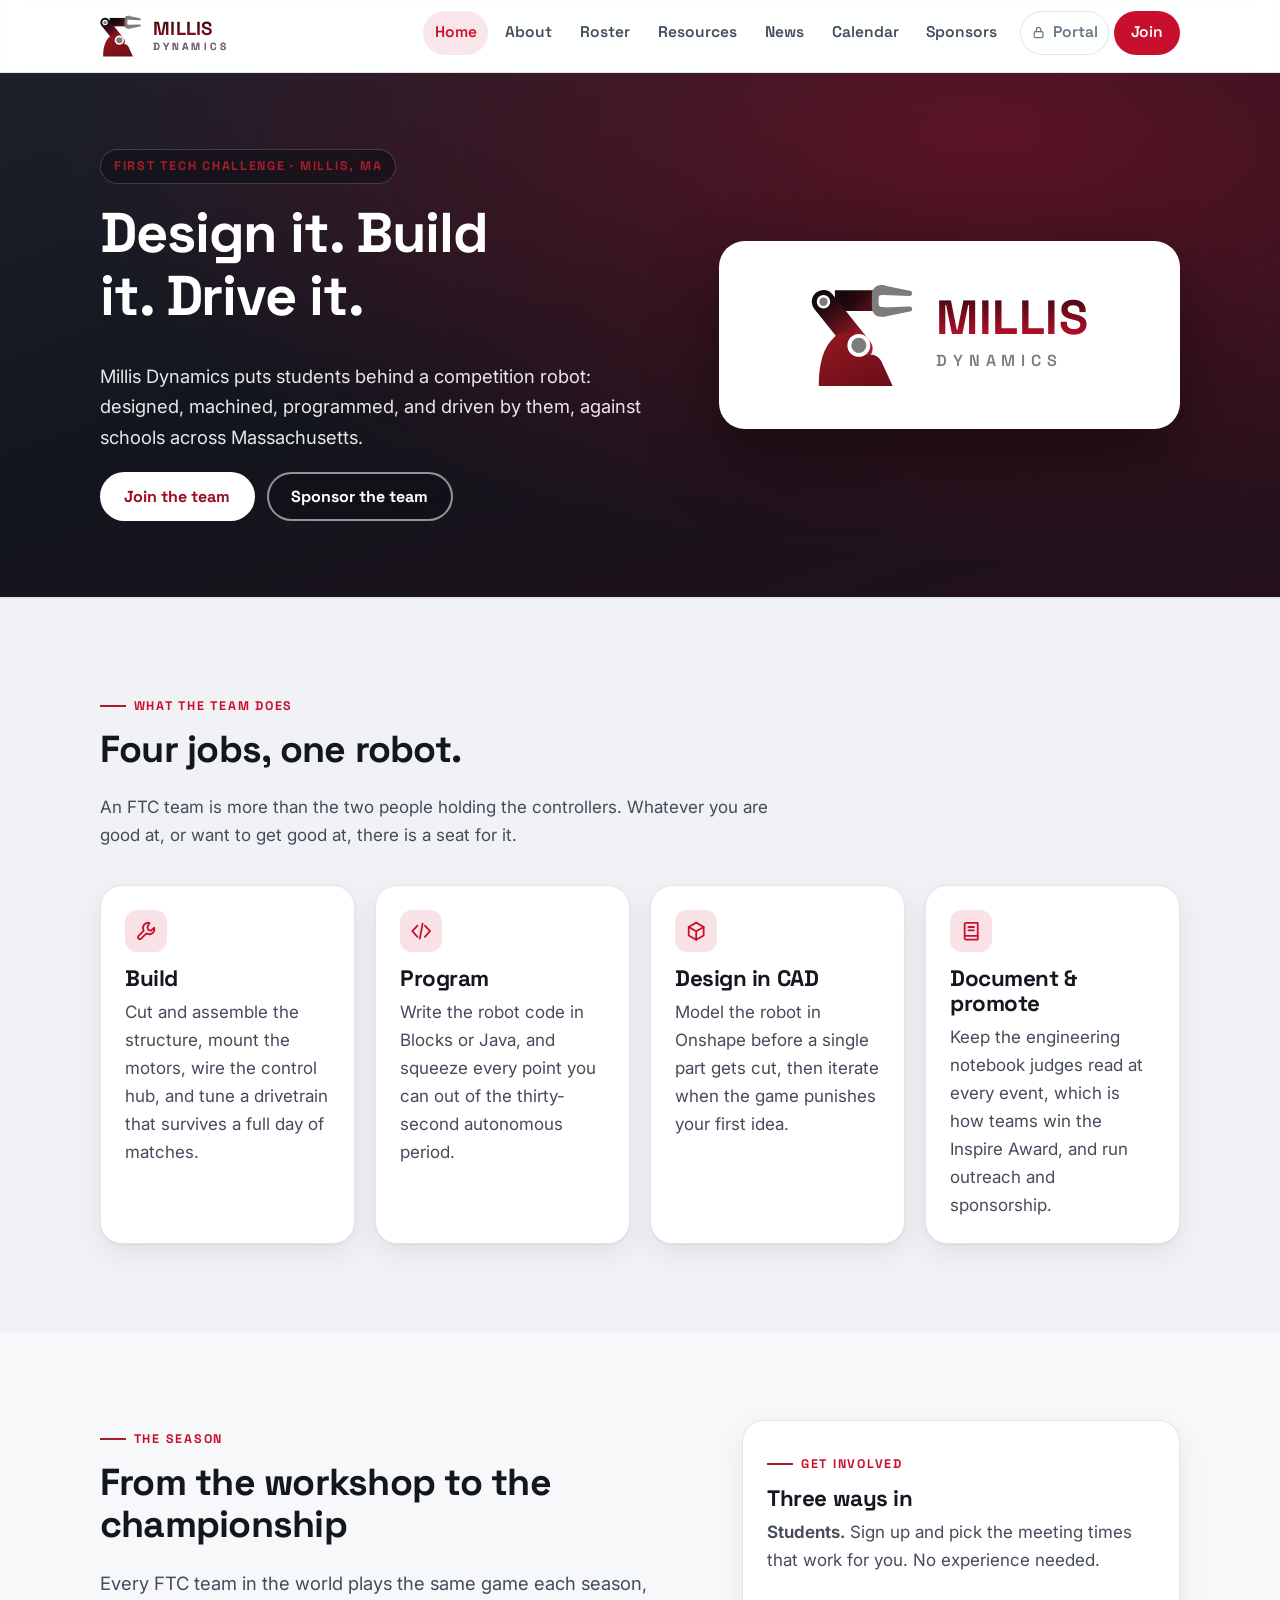
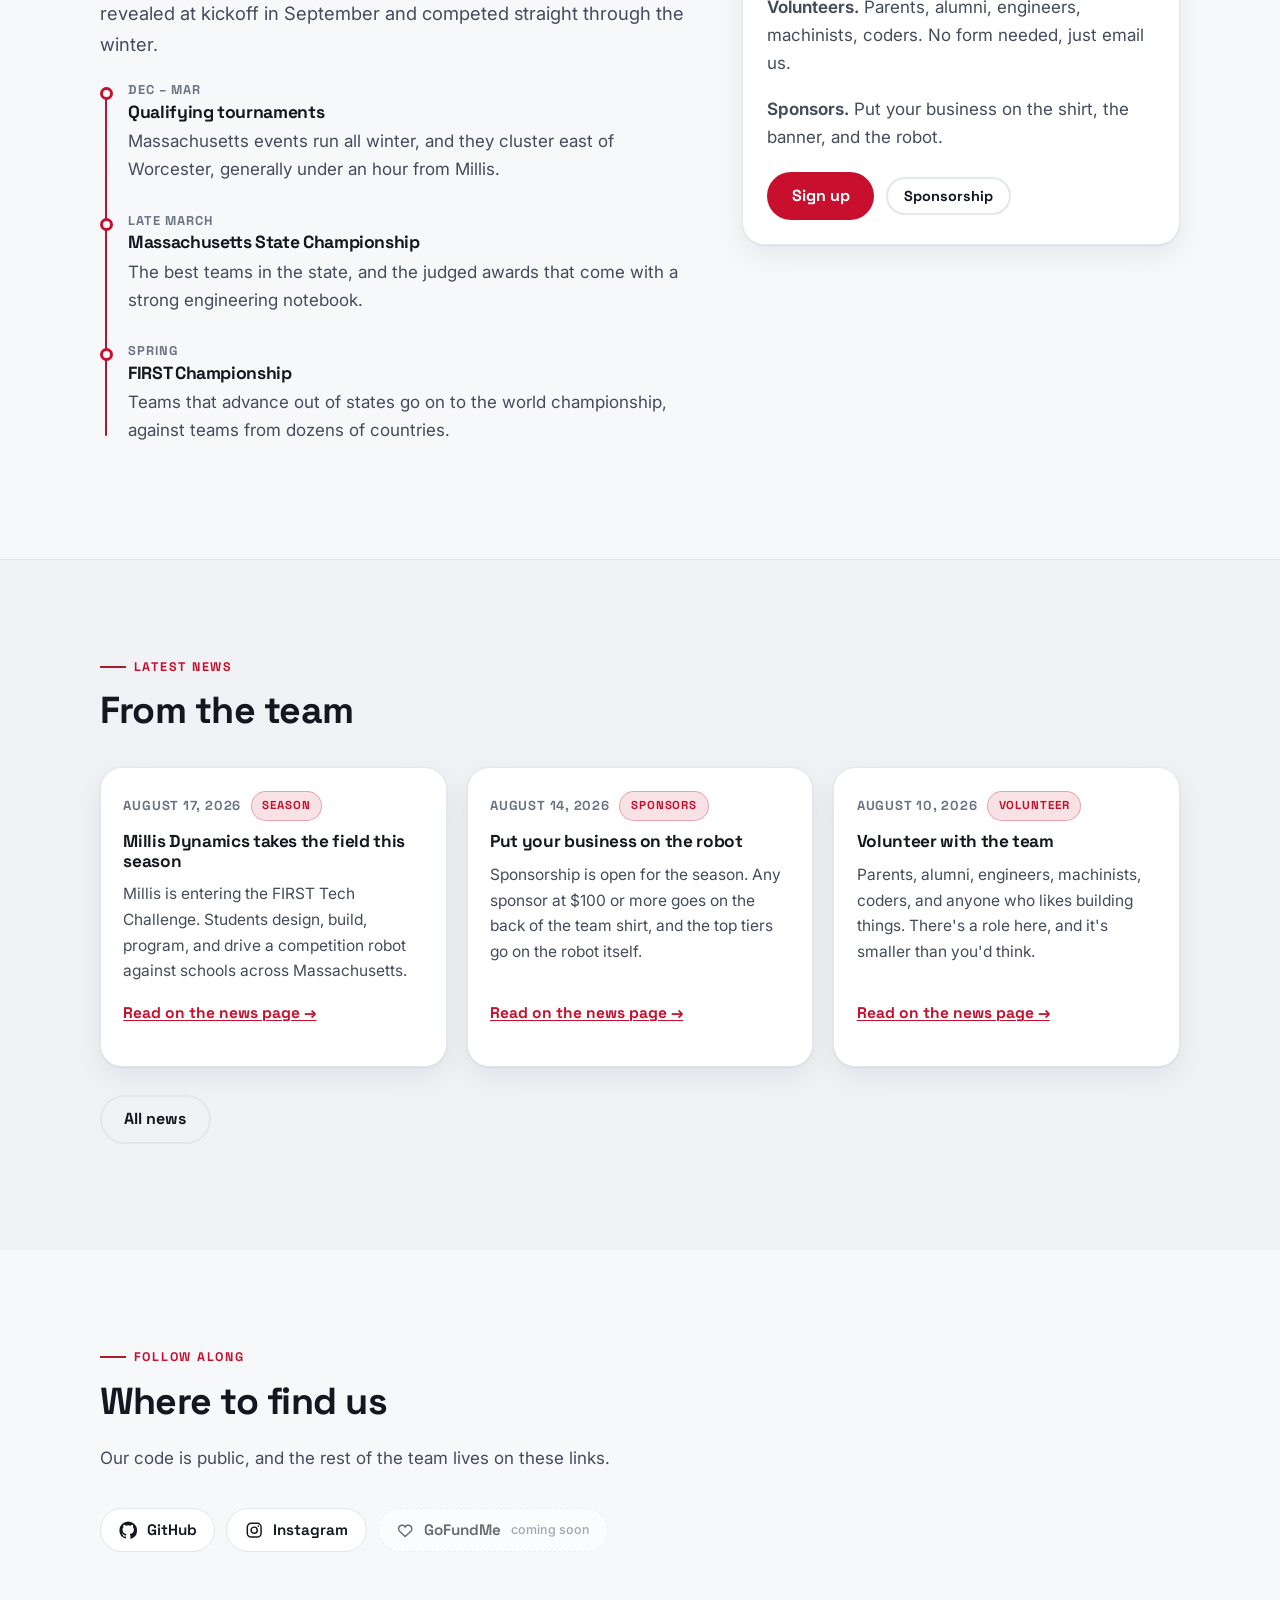
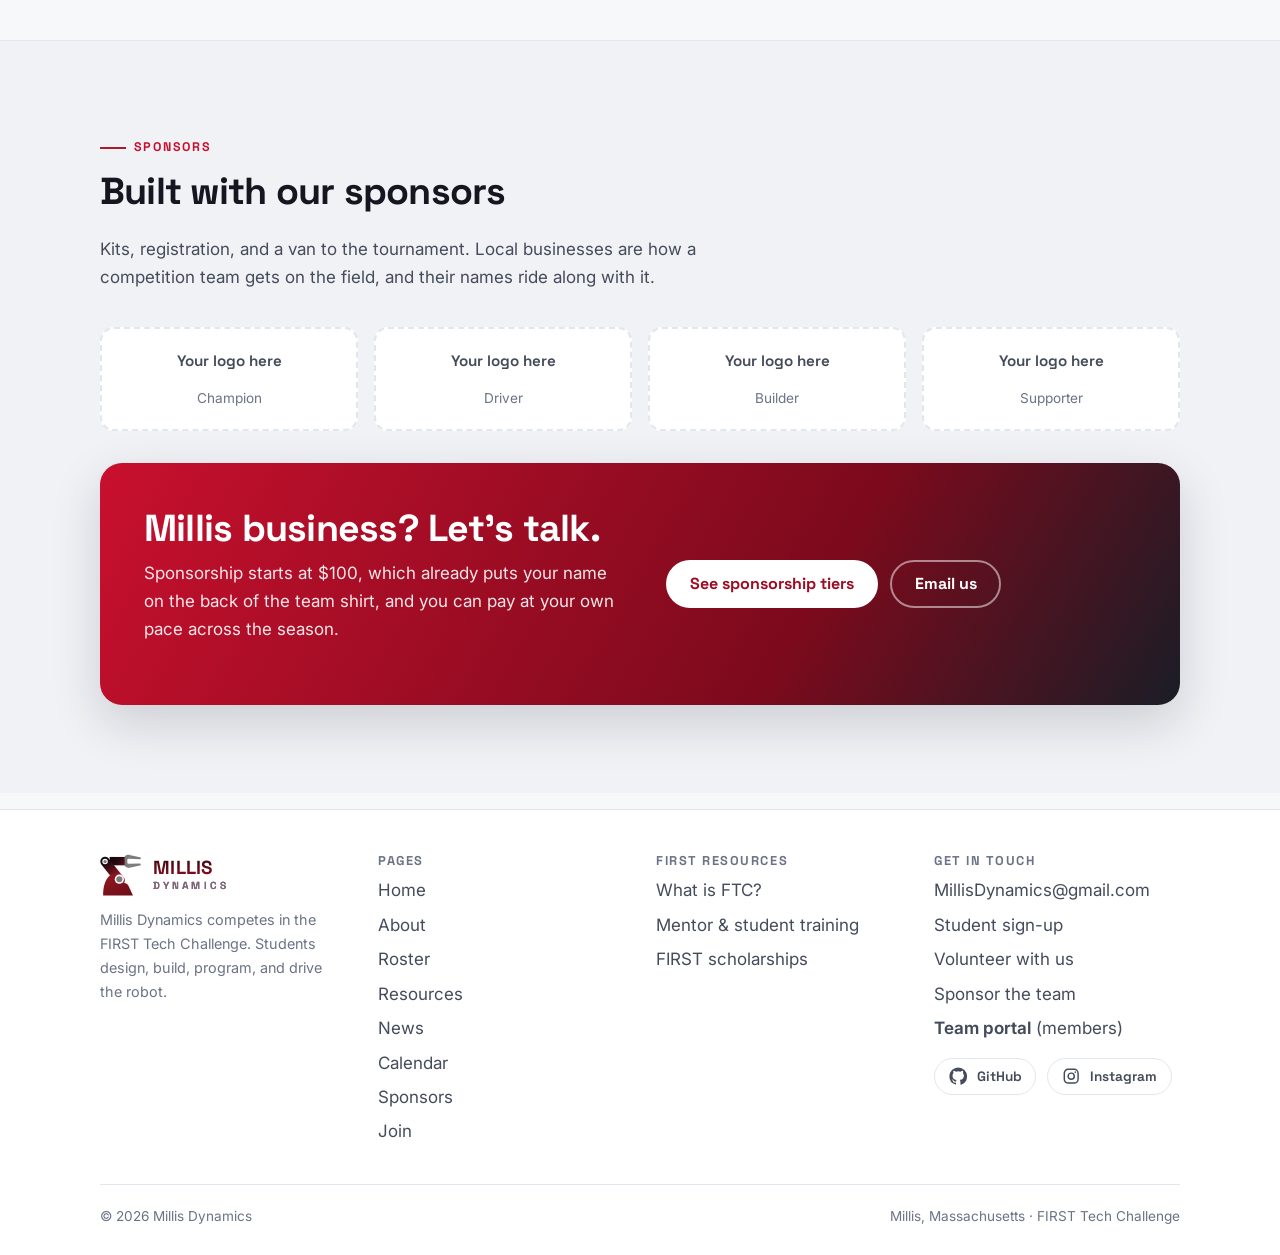
<file: index.html>
<!DOCTYPE html>
<html lang="en">
<head>
<meta charset="utf-8">
<meta name="viewport" content="width=device-width, initial-scale=1">
<title>Millis Dynamics | FIRST Tech Challenge team in Millis, MA</title>
<meta name="description" content="Millis Dynamics is the FIRST Tech Challenge robotics team in Millis, Massachusetts. Students design, build, program, and drive a competition robot. Join the team, volunteer, or sponsor us.">
<meta name="theme-color" content="#c8102e">
<link rel="icon" href="assets/img/favicon.svg" type="image/svg+xml">
<meta property="og:title" content="Millis Dynamics">
<meta property="og:description" content="Millis Dynamics is the FIRST Tech Challenge robotics team in Millis, Massachusetts. Students design, build, program, and drive a competition robot. Join the team, volunteer, or sponsor us.">
<meta property="og:type" content="website">
<link rel="preconnect" href="https://fonts.googleapis.com">
<link rel="preconnect" href="https://fonts.gstatic.com" crossorigin>
<link href="https://fonts.googleapis.com/css2?family=Inter:wght@400;500;600&family=Space+Grotesk:wght@500;600;700&display=swap" rel="stylesheet">
<link rel="stylesheet" href="assets/css/styles.css">
</head>
<body>
<a class="skip-link" href="#main">Skip to content</a>

<header class="site-header">
  <div class="wrap site-header__inner">
    <a class="brand" href="index.html">
      <img src="assets/img/logo.svg" alt="" width="42" height="42">
      <span class="brand__name">Millis<span class="brand__tag">Dynamics</span></span>
    </a>
    <button class="nav-toggle" type="button" data-nav-toggle aria-expanded="false" aria-controls="site-nav">
      <span class="nav-toggle__bars" aria-hidden="true"><span></span></span> Menu
    </button>
    <nav class="site-nav" id="site-nav" data-nav aria-label="Main">
      <ul>
        <li><a href="index.html" aria-current="page">Home</a></li>
        <li><a href="about.html">About</a></li>
        <li><a href="roster.html">Roster</a></li>
        <li><a href="resources.html">Resources</a></li>
        <li><a href="news.html">News</a></li>
        <li><a href="calendar.html">Calendar</a></li>
        <li><a href="sponsors.html">Sponsors</a></li>
        <li class="nav-portal"><a href="portal.html"><svg viewBox="0 0 24 24" fill="none" stroke="currentColor" stroke-width="2" stroke-linecap="round" stroke-linejoin="round" aria-hidden="true"><rect x="5" y="10.5" width="14" height="9.5" rx="2.2"/><path d="M8.5 10.5V7.4a3.5 3.5 0 0 1 7 0v3.1"/></svg> Portal</a></li>
        <li class="nav-cta"><a href="join.html">Join</a></li>
      </ul>
    </nav>
  </div>
</header>

<main id="main">

  <!-- ======================================================================
       HERO: the team's own artwork stands in for a photo while we have no
       team pictures yet. The shuffling photo banner is still supported: see
       README section 3 to bring it back once there are real photos.
       ====================================================================== -->
  <section class="hero hero--brand">
    <div class="wrap hero__inner">
      <div class="hero__copy">
        <span class="banner__kicker">FIRST Tech Challenge &middot; Millis, MA</span>
        <h1>Design it. Build it. Drive it.</h1>
        <p>
          Millis Dynamics puts students behind a competition robot: designed, machined,
          programmed, and driven by them, against schools across Massachusetts.
        </p>
        <div class="btn-row">
          <a class="btn btn--accent" href="join.html">Join the team</a>
          <a class="btn btn--ghost" href="sponsors.html">Sponsor the team</a>
        </div>
      </div>

      <div class="hero__plate">
        <div class="lockup">
          <img src="assets/img/logo.svg" alt="Millis Dynamics" width="200" height="200">
          <span>
            <span class="lockup__word">Millis</span>
            <span class="lockup__sub">Dynamics</span>
          </span>
        </div>
      </div>
    </div>
  </section>

  <section class="section section--tint section--edge">
    <div class="wrap">
      <div class="section-head">
        <span class="eyebrow">What the team does</span>
        <h2>Four jobs, one robot.</h2>
        <p>
          An FTC team is more than the two people holding the controllers. Whatever you are good at,
          or want to get good at, there is a seat for it.
        </p>
      </div>

      <div class="grid grid--4">
        <article class="card">
          <div class="card__icon" aria-hidden="true">
            <svg viewBox="0 0 24 24" fill="none" stroke="currentColor" stroke-width="1.9" stroke-linecap="round" stroke-linejoin="round">
              <path d="M15.5 3.2a5.5 5.5 0 0 0-6.1 8.3L3.6 17.3a2 2 0 0 0 2.8 2.8l5.8-5.8a5.5 5.5 0 0 0 8.3-6.1l-3.2 3.2-3.1-.8-.8-3.1z"/>
            </svg>
          </div>
          <h3>Build</h3>
          <p>Cut and assemble the structure, mount the motors, wire the control hub, and tune a drivetrain that survives a full day of matches.</p>
        </article>
        <article class="card">
          <div class="card__icon" aria-hidden="true">
            <svg viewBox="0 0 24 24" fill="none" stroke="currentColor" stroke-width="1.9" stroke-linecap="round" stroke-linejoin="round">
              <polyline points="8 6 2.5 12 8 18"/><polyline points="16 6 21.5 12 16 18"/><path d="M13.5 4l-3 16"/>
            </svg>
          </div>
          <h3>Program</h3>
          <p>Write the robot code in Blocks or Java, and squeeze every point you can out of the thirty-second autonomous period.</p>
        </article>
        <article class="card">
          <div class="card__icon" aria-hidden="true">
            <svg viewBox="0 0 24 24" fill="none" stroke="currentColor" stroke-width="1.9" stroke-linecap="round" stroke-linejoin="round">
              <path d="M12 2.8l8 4.6v9.2l-8 4.6-8-4.6V7.4z"/><path d="M4 7.4l8 4.6 8-4.6M12 12v9.2"/>
            </svg>
          </div>
          <h3>Design in CAD</h3>
          <p>Model the robot in Onshape before a single part gets cut, then iterate when the game punishes your first idea.</p>
        </article>
        <article class="card">
          <div class="card__icon" aria-hidden="true">
            <svg viewBox="0 0 24 24" fill="none" stroke="currentColor" stroke-width="1.9" stroke-linecap="round" stroke-linejoin="round">
              <path d="M5 4.5A1.5 1.5 0 0 1 6.5 3H19v18H6.5A1.5 1.5 0 0 1 5 19.5z"/><path d="M5 17h14M9 7.5h6M9 11h6"/>
            </svg>
          </div>
          <h3>Document &amp; promote</h3>
          <p>Keep the engineering notebook judges read at every event, which is how teams win the Inspire Award, and run outreach and sponsorship.</p>
        </article>
      </div>
    </div>
  </section>

  <section class="section">
    <div class="wrap split">
      <div>
        <span class="eyebrow">The season</span>
        <h2>From the workshop to the championship</h2>
        <p class="lede">
          Every FTC team in the world plays the same game each season, revealed at kickoff in
          September and competed straight through the winter.
        </p>
        <ol class="timeline">
          <li>
            <span class="timeline__when">Dec &ndash; Mar</span>
            <h3>Qualifying tournaments</h3>
            <p>
              Massachusetts events run all winter, and they cluster east of Worcester,
              generally under an hour from Millis.
            </p>
          </li>
          <li>
            <span class="timeline__when">Late March</span>
            <h3>Massachusetts State Championship</h3>
            <p>
              The best teams in the state, and the judged awards that come with a strong
              engineering notebook.
            </p>
          </li>
          <li>
            <span class="timeline__when">Spring</span>
            <h3>FIRST Championship</h3>
            <p>
              Teams that advance out of states go on to the world championship, against teams from
              dozens of countries.
            </p>
          </li>
        </ol>
      </div>

      <aside class="card">
        <span class="eyebrow">Get involved</span>
        <h3>Three ways in</h3>
        <p><strong>Students.</strong> Sign up and pick the meeting times that work for you. No experience needed.</p>
        <p><strong>Volunteers.</strong> Parents, alumni, engineers, machinists, coders. No form needed, just email us.</p>
        <p><strong>Sponsors.</strong> Put your business on the shirt, the banner, and the robot.</p>
        <div class="btn-row" style="margin-top:1.25rem">
          <a class="btn" href="join.html">Sign up</a>
          <a class="btn btn--ghost btn--sm" href="sponsors.html">Sponsorship</a>
        </div>
      </aside>
    </div>
  </section>

  <section class="section section--tint section--edge">
    <div class="wrap">
      <div class="section-head">
        <span class="eyebrow">Latest news</span>
        <h2>From the team</h2>
      </div>
      <div class="teaser-grid" data-news-teasers="3"></div>
      <p class="btn-row" style="margin-top:1.75rem">
        <a class="btn btn--ghost" href="news.html">All news</a>
      </p>
    </div>
  </section>

  <section class="section">
    <div class="wrap">
      <div class="section-head">
        <span class="eyebrow">Follow along</span>
        <h2>Where to find us</h2>
        <p>Our code is public, and the rest of the team lives on these links.</p>
      </div>
      <div class="social-row">
        <a class="social-btn" data-social-link="github" href="#"><svg viewBox="0 0 24 24" fill="currentColor" aria-hidden="true"><path d="M12 .5A11.5 11.5 0 0 0 .5 12a11.5 11.5 0 0 0 7.9 10.9c.6.1.8-.2.8-.6v-2c-3.2.7-3.9-1.5-3.9-1.5-.5-1.4-1.3-1.7-1.3-1.7-1-.7.1-.7.1-.7 1.1.1 1.7 1.2 1.7 1.2 1 1.7 2.7 1.2 3.4.9.1-.7.4-1.2.7-1.5-2.6-.3-5.3-1.3-5.3-5.8 0-1.3.5-2.3 1.2-3.2 0-.3-.5-1.5.1-3.1 0 0 1-.3 3.2 1.2a11 11 0 0 1 5.8 0c2.2-1.5 3.2-1.2 3.2-1.2.6 1.6.2 2.8.1 3.1.8.9 1.2 1.9 1.2 3.2 0 4.5-2.7 5.5-5.3 5.8.4.4.8 1.1.8 2.2v3.3c0 .4.2.7.8.6A11.5 11.5 0 0 0 23.5 12 11.5 11.5 0 0 0 12 .5z"/></svg> GitHub <small>coming soon</small></a>
        <a class="social-btn" data-social-link="instagram" href="#"><svg viewBox="0 0 24 24" fill="none" stroke="currentColor" stroke-width="1.9" stroke-linecap="round" aria-hidden="true"><rect x="3" y="3" width="18" height="18" rx="5"/><circle cx="12" cy="12" r="4"/><circle cx="17.4" cy="6.6" r="1.1" fill="currentColor" stroke="none"/></svg> Instagram <small>coming soon</small></a>
        <a class="social-btn" data-social-link="gofundme" href="#"><svg viewBox="0 0 24 24" fill="none" stroke="currentColor" stroke-width="1.9" stroke-linecap="round" stroke-linejoin="round" aria-hidden="true"><path d="M12 20.3l-7.4-7a4.6 4.6 0 1 1 7.4-5.3 4.6 4.6 0 1 1 7.4 5.3z"/></svg> GoFundMe <small>coming soon</small></a>
      </div>
    </div>
  </section>

  <section class="section section--tint section--edge">
    <div class="wrap">
      <div class="section-head">
        <span class="eyebrow">Sponsors</span>
        <h2>Built with our sponsors</h2>
        <p>
          Kits, registration, and a van to the tournament. Local businesses are how a competition
          team gets on the field, and their names ride along with it.
        </p>
      </div>

      <!-- Replace a slot with: <div class="sponsor-slot"><img src="assets/img/sponsors/name.svg" alt="Company name"></div> -->
      <div class="sponsor-grid" style="margin-bottom:2rem">
        <div class="sponsor-slot"><strong>Your logo here</strong>Champion</div>
        <div class="sponsor-slot"><strong>Your logo here</strong>Driver</div>
        <div class="sponsor-slot"><strong>Your logo here</strong>Builder</div>
        <div class="sponsor-slot"><strong>Your logo here</strong>Supporter</div>
      </div>

      <div class="band">
        <div class="split split--even" style="align-items:center">
          <div>
            <h2 class="mb-0">Millis business? Let&rsquo;s talk.</h2>
            <p style="margin-top:.6rem">
              Sponsorship starts at $100, which already puts your name on the back of the
              team shirt, and you can pay at your own pace across the season.
            </p>
          </div>
          <div class="btn-row">
            <a class="btn btn--accent" href="sponsors.html">See sponsorship tiers</a>
            <a class="btn btn--ghost" data-contact-email href="mailto:">Email us</a>
          </div>
        </div>
      </div>
    </div>
  </section>
</main>

<footer class="site-footer">
  <div class="wrap">
    <div class="site-footer__grid">
      <div>
        <a class="brand" href="index.html" style="margin-bottom:.75rem">
          <img src="assets/img/logo.svg" alt="" width="34" height="34">
          <span class="brand__name">Millis<span class="brand__tag">Dynamics</span></span>
        </a>
        <p class="small muted">
          Millis Dynamics competes in the FIRST Tech Challenge. Students design, build, program,
          and drive the robot.
        </p>
      </div>
      <div>
        <h4>Pages</h4>
        <ul>
          <li><a href="index.html">Home</a></li>
          <li><a href="about.html">About</a></li>
          <li><a href="roster.html">Roster</a></li>
          <li><a href="resources.html">Resources</a></li>
          <li><a href="news.html">News</a></li>
          <li><a href="calendar.html">Calendar</a></li>
          <li><a href="sponsors.html">Sponsors</a></li>
          <li><a href="join.html">Join</a></li>
        </ul>
      </div>
      <div>
        <h4>FIRST resources</h4>
        <ul>
          <li><a href="https://www.firstinspires.org/robotics/ftc" rel="noopener">What is FTC?</a></li>
          <li><a href="https://training.firstinspires.org/" rel="noopener">Mentor &amp; student training</a></li>
          <li><a href="https://scholarships.firstinspires.org/" rel="noopener">FIRST scholarships</a></li>
        </ul>
      </div>
      <div>
        <h4>Get in touch</h4>
        <ul>
          <li><a data-contact-email="show" href="mailto:">email us</a></li>
          <li><a href="join.html">Student sign-up</a></li>
          <li><a href="join.html#volunteer">Volunteer with us</a></li>
          <li><a href="sponsors.html">Sponsor the team</a></li>
          <li><a href="portal.html"><strong>Team portal</strong> (members)</a></li>
        </ul>
        <div class="social-row" style="margin-top:1rem">
          <a class="social-btn btn--sm" data-social-link="github" href="#" style="padding:.5rem .85rem;font-size:.85rem"><svg viewBox="0 0 24 24" fill="currentColor" aria-hidden="true"><path d="M12 .5A11.5 11.5 0 0 0 .5 12a11.5 11.5 0 0 0 7.9 10.9c.6.1.8-.2.8-.6v-2c-3.2.7-3.9-1.5-3.9-1.5-.5-1.4-1.3-1.7-1.3-1.7-1-.7.1-.7.1-.7 1.1.1 1.7 1.2 1.7 1.2 1 1.7 2.7 1.2 3.4.9.1-.7.4-1.2.7-1.5-2.6-.3-5.3-1.3-5.3-5.8 0-1.3.5-2.3 1.2-3.2 0-.3-.5-1.5.1-3.1 0 0 1-.3 3.2 1.2a11 11 0 0 1 5.8 0c2.2-1.5 3.2-1.2 3.2-1.2.6 1.6.2 2.8.1 3.1.8.9 1.2 1.9 1.2 3.2 0 4.5-2.7 5.5-5.3 5.8.4.4.8 1.1.8 2.2v3.3c0 .4.2.7.8.6A11.5 11.5 0 0 0 23.5 12 11.5 11.5 0 0 0 12 .5z"/></svg> GitHub <small>soon</small></a>
          <a class="social-btn btn--sm" data-social-link="instagram" href="#" style="padding:.5rem .85rem;font-size:.85rem"><svg viewBox="0 0 24 24" fill="none" stroke="currentColor" stroke-width="1.9" stroke-linecap="round" aria-hidden="true"><rect x="3" y="3" width="18" height="18" rx="5"/><circle cx="12" cy="12" r="4"/><circle cx="17.4" cy="6.6" r="1.1" fill="currentColor" stroke="none"/></svg> Instagram <small>soon</small></a>
        </div>
      </div>
    </div>
    <div class="site-footer__bottom">
      <span>&copy; <span data-year>2026</span> Millis Dynamics</span>
      <span>Millis, Massachusetts &middot; FIRST Tech Challenge</span>
    </div>
  </div>
</footer>

<script src="assets/js/config.js"></script>
<script src="assets/js/news-data.js"></script>
<script src="assets/js/site.js"></script>
</body>
</html>
</file>
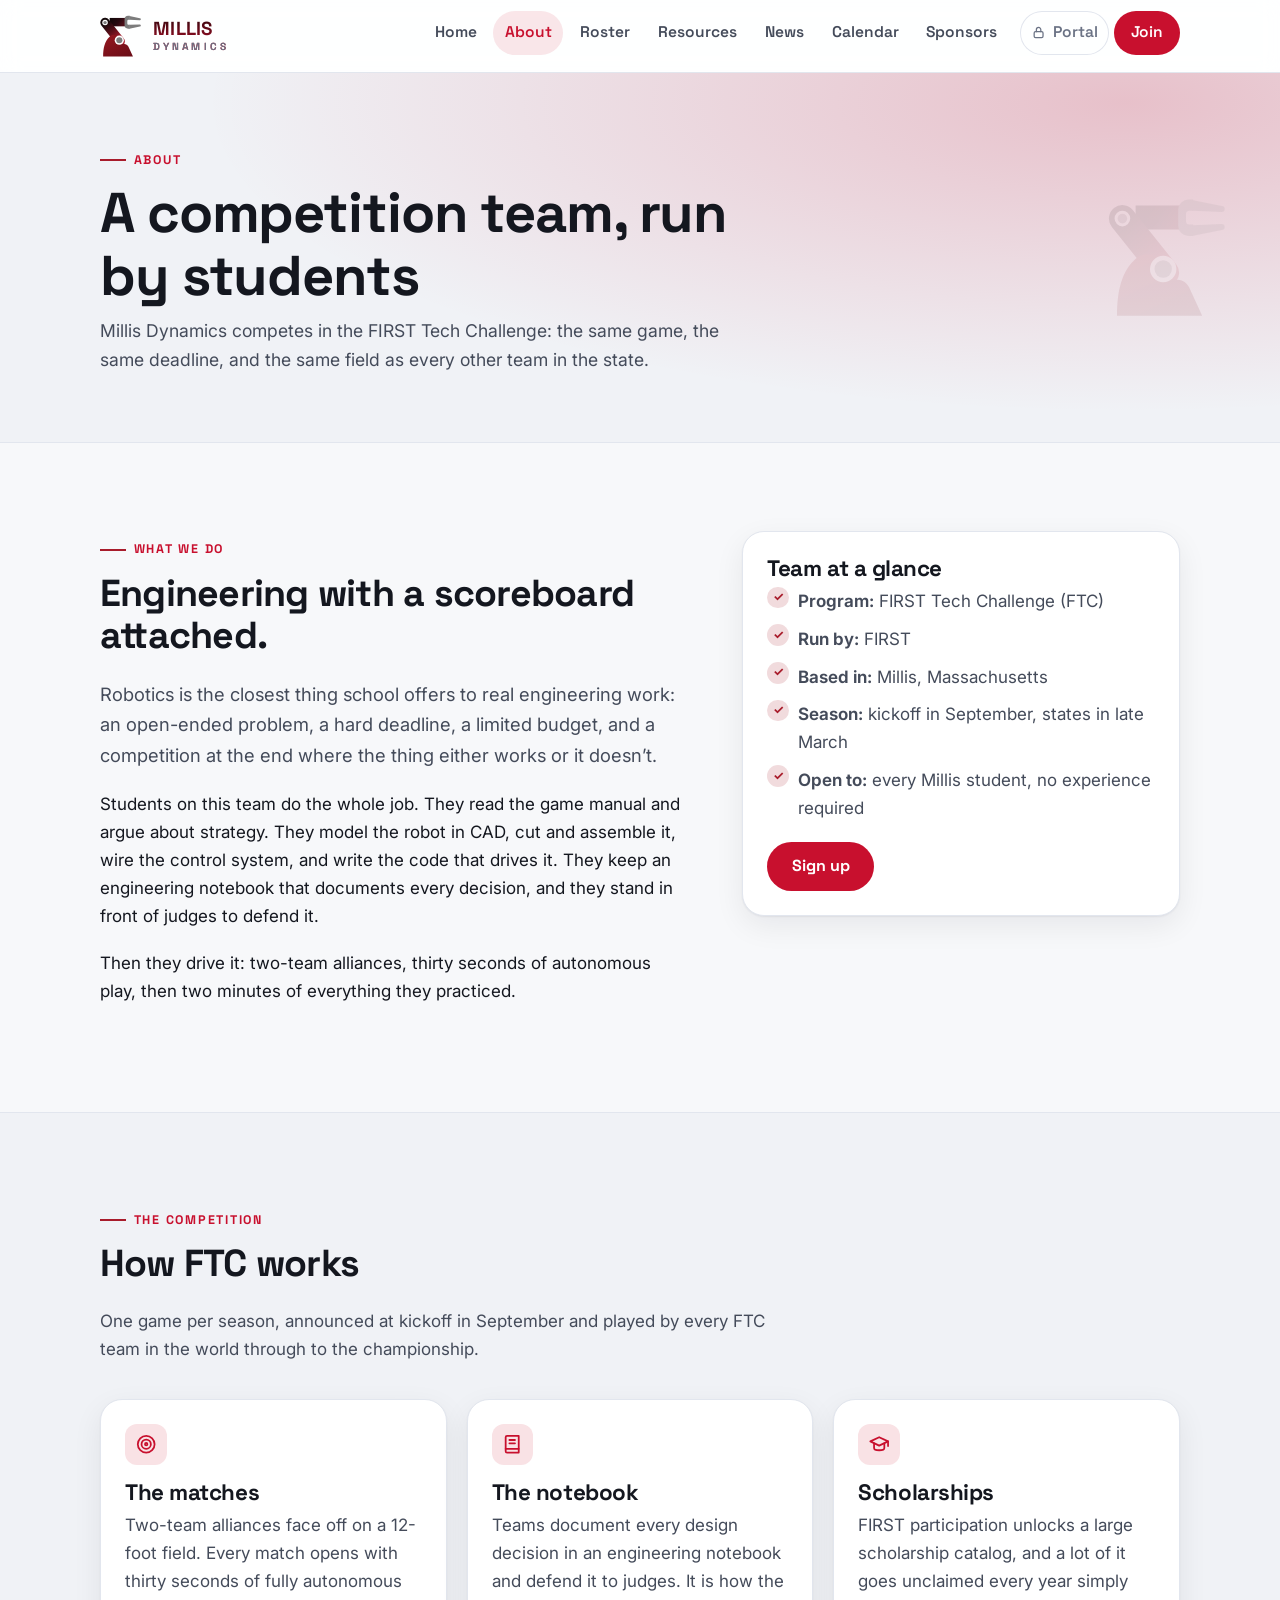
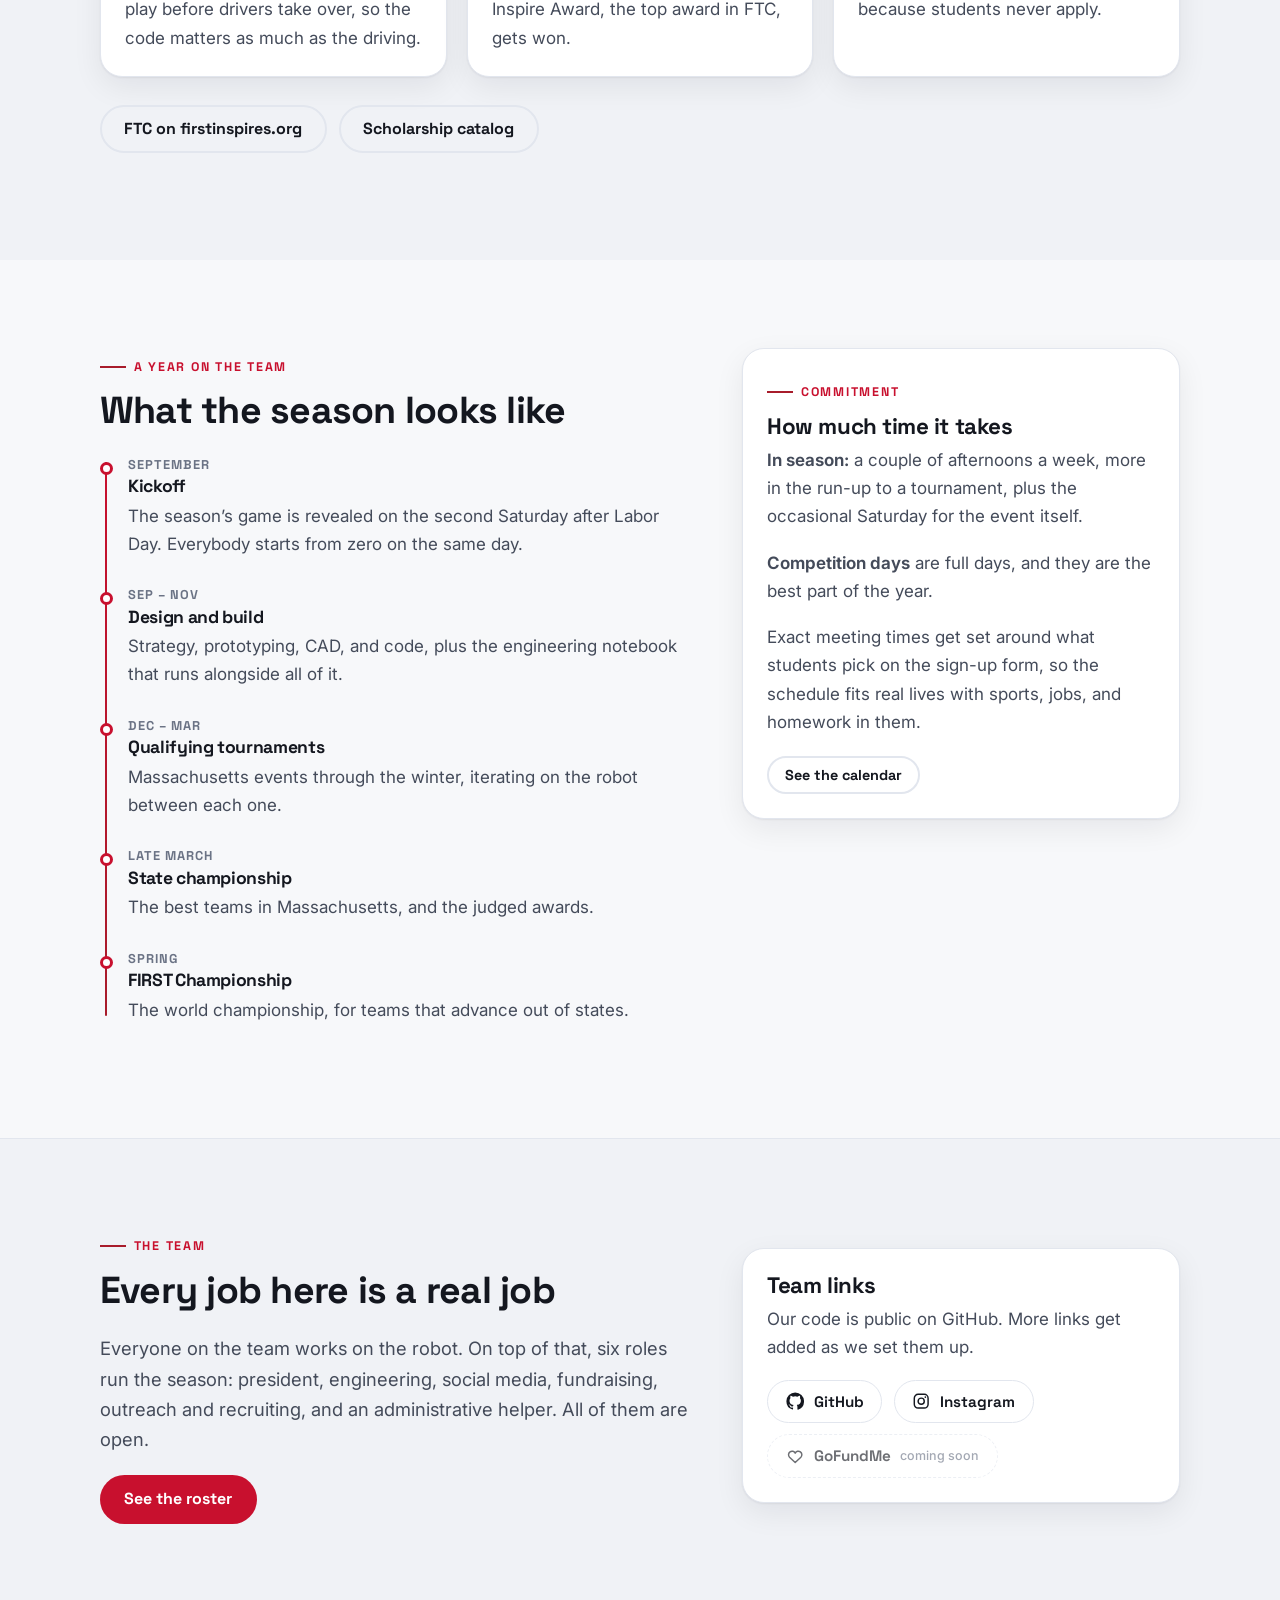
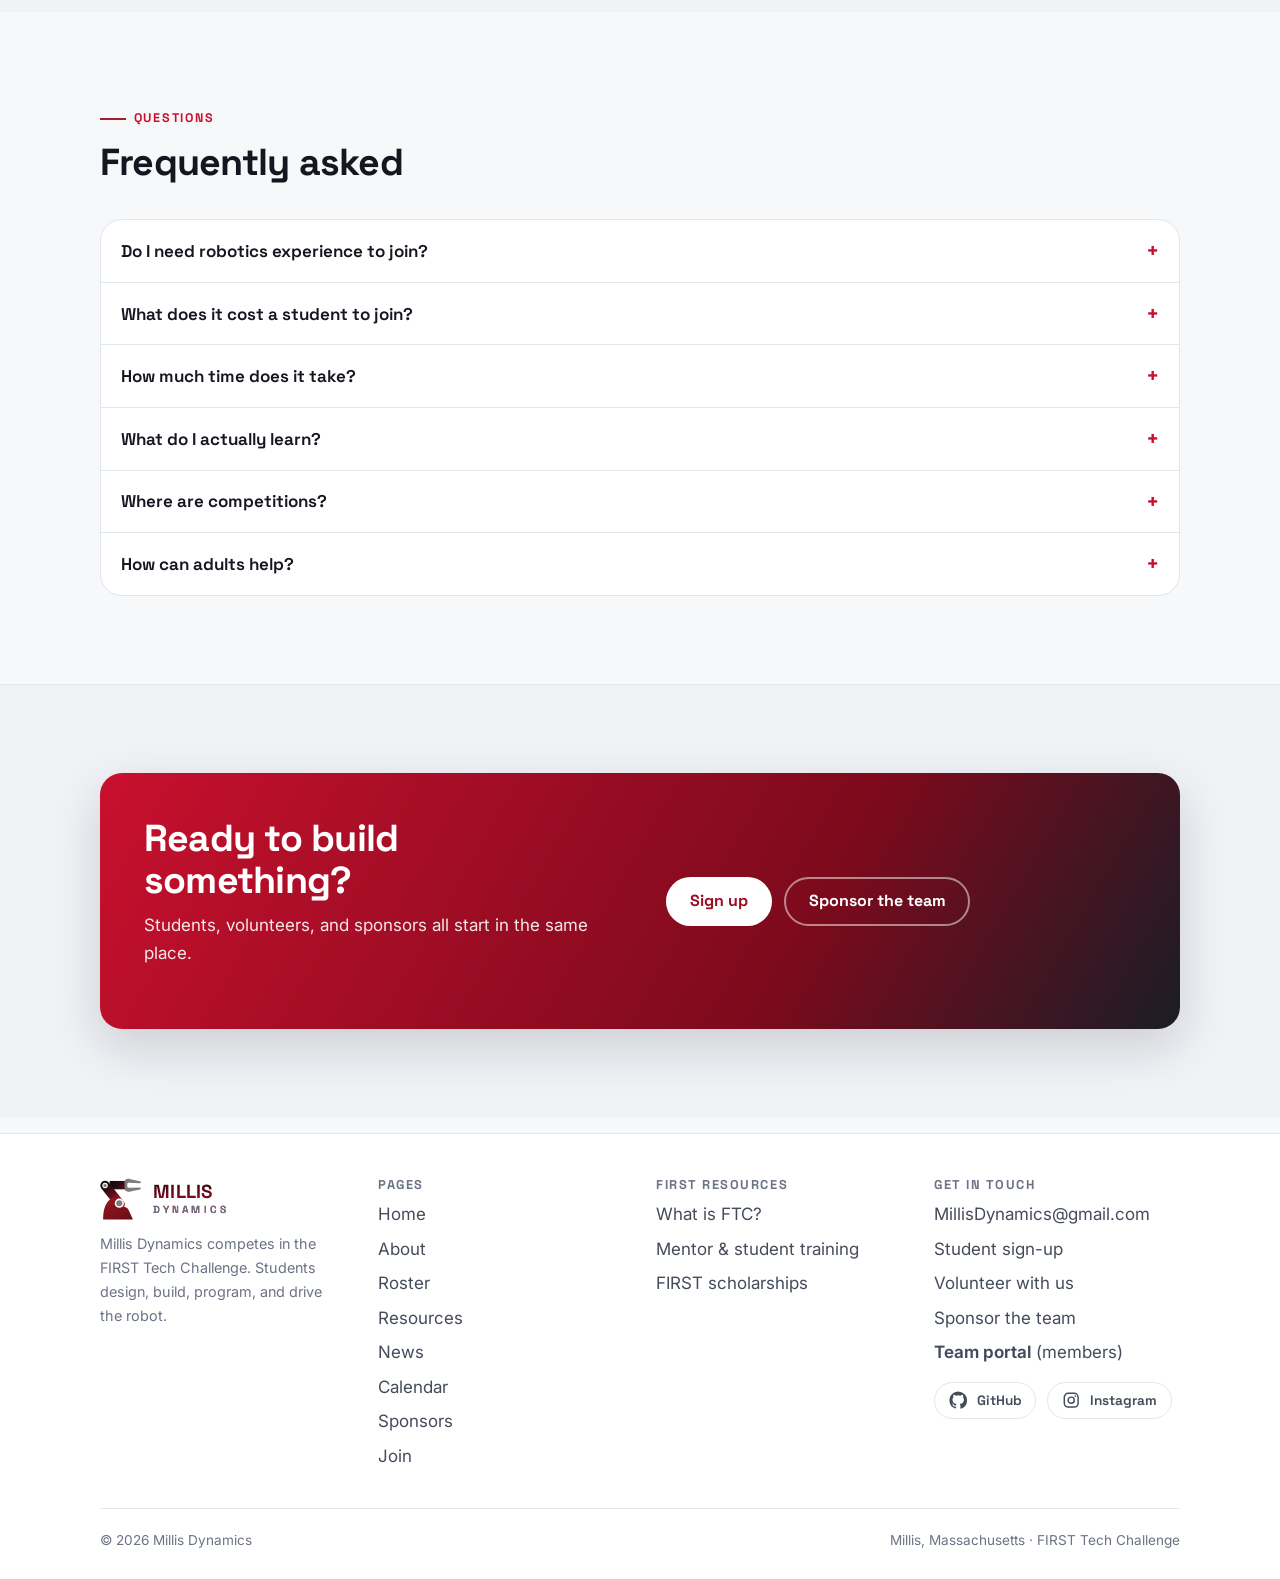
<file: about.html>
<!DOCTYPE html>
<html lang="en">
<head>
<meta charset="utf-8">
<meta name="viewport" content="width=device-width, initial-scale=1">
<title>About | Millis Dynamics</title>
<meta name="description" content="How the Millis Dynamics FIRST Tech Challenge team works: what students do, how an FTC season runs, the roles on the team, and how to get involved.">
<meta name="theme-color" content="#c8102e">
<link rel="icon" href="assets/img/favicon.svg" type="image/svg+xml">
<meta property="og:title" content="About | Millis Dynamics">
<meta property="og:description" content="How the Millis Dynamics FIRST Tech Challenge team works: what students do, how an FTC season runs, the roles on the team, and how to get involved.">
<meta property="og:type" content="website">
<link rel="preconnect" href="https://fonts.googleapis.com">
<link rel="preconnect" href="https://fonts.gstatic.com" crossorigin>
<link href="https://fonts.googleapis.com/css2?family=Inter:wght@400;500;600&family=Space+Grotesk:wght@500;600;700&display=swap" rel="stylesheet">
<link rel="stylesheet" href="assets/css/styles.css">
</head>
<body>
<a class="skip-link" href="#main">Skip to content</a>

<header class="site-header">
  <div class="wrap site-header__inner">
    <a class="brand" href="index.html">
      <img src="assets/img/logo.svg" alt="" width="42" height="42">
      <span class="brand__name">Millis<span class="brand__tag">Dynamics</span></span>
    </a>
    <button class="nav-toggle" type="button" data-nav-toggle aria-expanded="false" aria-controls="site-nav">
      <span class="nav-toggle__bars" aria-hidden="true"><span></span></span> Menu
    </button>
    <nav class="site-nav" id="site-nav" data-nav aria-label="Main">
      <ul>
        <li><a href="index.html">Home</a></li>
        <li><a href="about.html" aria-current="page">About</a></li>
        <li><a href="roster.html">Roster</a></li>
        <li><a href="resources.html">Resources</a></li>
        <li><a href="news.html">News</a></li>
        <li><a href="calendar.html">Calendar</a></li>
        <li><a href="sponsors.html">Sponsors</a></li>
        <li class="nav-portal"><a href="portal.html"><svg viewBox="0 0 24 24" fill="none" stroke="currentColor" stroke-width="2" stroke-linecap="round" stroke-linejoin="round" aria-hidden="true"><rect x="5" y="10.5" width="14" height="9.5" rx="2.2"/><path d="M8.5 10.5V7.4a3.5 3.5 0 0 1 7 0v3.1"/></svg> Portal</a></li>
        <li class="nav-cta"><a href="join.html">Join</a></li>
      </ul>
    </nav>
  </div>
</header>

<main id="main">

  <section class="page-head">
    <div class="wrap">
      <div class="page-head__inner">
        <span class="eyebrow">About</span>
        <h1>A competition team, run by students</h1>
        <p>Millis Dynamics competes in the FIRST Tech Challenge: the same game, the same deadline, and the same field as every other team in the state.</p>
      </div>
      <img class="page-head__mark" src="assets/img/logo.svg" alt="" width="120" height="120">
    </div>
  </section>

  <section class="section">
    <div class="wrap split">
      <div>
        <span class="eyebrow">What we do</span>
        <h2>Engineering with a scoreboard attached.</h2>
        <p class="lede">
          Robotics is the closest thing school offers to real engineering work: an open-ended problem,
          a hard deadline, a limited budget, and a competition at the end where the thing either
          works or it doesn&rsquo;t.
        </p>
        <p>
          Students on this team do the whole job. They read the game manual and argue about strategy.
          They model the robot in CAD, cut and assemble it, wire the control system, and write the
          code that drives it. They keep an engineering notebook that documents every decision, and
          they stand in front of judges to defend it.
        </p>
        <p>
          Then they drive it: two-team alliances, thirty seconds of autonomous play, then two
          minutes of everything they practiced.
        </p>
      </div>

      <aside class="card">
        <h3>Team at a glance</h3>
        <ul class="checks">
          <li><strong>Program:</strong> FIRST Tech Challenge (FTC)</li>
          <li><strong>Run by:</strong> FIRST</li>
          <li><strong>Based in:</strong> Millis, Massachusetts</li>
          <li><strong>Season:</strong> kickoff in September, states in late March</li>
          <li><strong>Open to:</strong> every Millis student, no experience required</li>
        </ul>
        <div class="btn-row" style="margin-top:1.25rem">
          <a class="btn" href="join.html">Sign up</a>
        </div>
      </aside>
    </div>
  </section>

  <section class="section section--tint section--edge">
    <div class="wrap">
      <div class="section-head">
        <span class="eyebrow">The competition</span>
        <h2>How FTC works</h2>
        <p>
          One game per season, announced at kickoff in September and played by every FTC team in the
          world through to the championship.
        </p>
      </div>

      <div class="grid grid--3">
        <article class="card">
          <div class="card__icon" aria-hidden="true">
            <svg viewBox="0 0 24 24" fill="none" stroke="currentColor" stroke-width="1.9" stroke-linecap="round" stroke-linejoin="round">
              <circle cx="12" cy="12" r="9"/><circle cx="12" cy="12" r="5"/><circle cx="12" cy="12" r="1.3"/>
            </svg>
          </div>
          <h3>The matches</h3>
          <p>
            Two-team alliances face off on a 12-foot field. Every match opens with thirty seconds of
            fully autonomous play before drivers take over, so the code matters as much as the
            driving.
          </p>
        </article>
        <article class="card">
          <div class="card__icon" aria-hidden="true">
            <svg viewBox="0 0 24 24" fill="none" stroke="currentColor" stroke-width="1.9" stroke-linecap="round" stroke-linejoin="round">
              <path d="M5 4.5A1.5 1.5 0 0 1 6.5 3H19v18H6.5A1.5 1.5 0 0 1 5 19.5z"/><path d="M5 17h14M9 7.5h6M9 11h6"/>
            </svg>
          </div>
          <h3>The notebook</h3>
          <p>
            Teams document every design decision in an engineering notebook and defend it to judges.
            It is how the Inspire Award, the top award in FTC, gets won.
          </p>
        </article>
        <article class="card">
          <div class="card__icon" aria-hidden="true">
            <svg viewBox="0 0 24 24" fill="none" stroke="currentColor" stroke-width="1.9" stroke-linecap="round" stroke-linejoin="round">
              <path d="M2.5 9L12 4.5 21.5 9 12 13.5z"/><path d="M6.5 11v5c0 1.4 2.5 2.5 5.5 2.5s5.5-1.1 5.5-2.5v-5"/><path d="M21.5 9v5"/>
            </svg>
          </div>
          <h3>Scholarships</h3>
          <p>
            FIRST participation unlocks a large scholarship catalog, and a lot of it goes unclaimed
            every year simply because students never apply.
          </p>
        </article>
      </div>

      <p class="btn-row" style="margin-top:1.75rem">
        <a class="btn btn--ghost" href="https://www.firstinspires.org/robotics/ftc" rel="noopener">FTC on firstinspires.org</a>
        <a class="btn btn--ghost" href="https://scholarships.firstinspires.org/" rel="noopener">Scholarship catalog</a>
      </p>
    </div>
  </section>

  <section class="section">
    <div class="wrap split">
      <div>
        <span class="eyebrow">A year on the team</span>
        <h2>What the season looks like</h2>
        <ol class="timeline">
          <li>
            <span class="timeline__when">September</span>
            <h3>Kickoff</h3>
            <p>The season&rsquo;s game is revealed on the second Saturday after Labor Day. Everybody starts from zero on the same day.</p>
          </li>
          <li>
            <span class="timeline__when">Sep &ndash; Nov</span>
            <h3>Design and build</h3>
            <p>Strategy, prototyping, CAD, and code, plus the engineering notebook that runs alongside all of it.</p>
          </li>
          <li>
            <span class="timeline__when">Dec &ndash; Mar</span>
            <h3>Qualifying tournaments</h3>
            <p>Massachusetts events through the winter, iterating on the robot between each one.</p>
          </li>
          <li>
            <span class="timeline__when">Late March</span>
            <h3>State championship</h3>
            <p>The best teams in Massachusetts, and the judged awards.</p>
          </li>
          <li>
            <span class="timeline__when">Spring</span>
            <h3>FIRST Championship</h3>
            <p>The world championship, for teams that advance out of states.</p>
          </li>
        </ol>
      </div>

      <aside class="card">
        <span class="eyebrow">Commitment</span>
        <h3>How much time it takes</h3>
        <p>
          <strong>In season:</strong> a couple of afternoons a week, more in the run-up to a tournament,
          plus the occasional Saturday for the event itself.
        </p>
        <p>
          <strong>Competition days</strong> are full days, and they are the best part of the year.
        </p>
        <p>
          Exact meeting times get set around what students pick on the sign-up form, so the schedule
          fits real lives with sports, jobs, and homework in them.
        </p>
        <div class="btn-row" style="margin-top:1.25rem">
          <a class="btn btn--ghost btn--sm" href="calendar.html">See the calendar</a>
        </div>
      </aside>
    </div>
  </section>

  <section class="section section--tint section--edge" id="team">
    <div class="wrap split" style="align-items:center">
      <div>
        <span class="eyebrow">The team</span>
        <h2>Every job here is a real job</h2>
        <p class="lede">
          Everyone on the team works on the robot. On top of that, six roles run the season:
          president, engineering, social media, fundraising, outreach and recruiting, and an
          administrative helper. All of them are open.
        </p>
        <div class="btn-row">
          <a class="btn" href="roster.html">See the roster</a>
        </div>
      </div>

      <aside class="card">
        <h3>Team links</h3>
        <p class="muted">Our code is public on GitHub. More links get added as we set them up.</p>
        <div class="social-row">
          <a class="social-btn" data-social-link="github" href="#"><svg viewBox="0 0 24 24" fill="currentColor" aria-hidden="true"><path d="M12 .5A11.5 11.5 0 0 0 .5 12a11.5 11.5 0 0 0 7.9 10.9c.6.1.8-.2.8-.6v-2c-3.2.7-3.9-1.5-3.9-1.5-.5-1.4-1.3-1.7-1.3-1.7-1-.7.1-.7.1-.7 1.1.1 1.7 1.2 1.7 1.2 1 1.7 2.7 1.2 3.4.9.1-.7.4-1.2.7-1.5-2.6-.3-5.3-1.3-5.3-5.8 0-1.3.5-2.3 1.2-3.2 0-.3-.5-1.5.1-3.1 0 0 1-.3 3.2 1.2a11 11 0 0 1 5.8 0c2.2-1.5 3.2-1.2 3.2-1.2.6 1.6.2 2.8.1 3.1.8.9 1.2 1.9 1.2 3.2 0 4.5-2.7 5.5-5.3 5.8.4.4.8 1.1.8 2.2v3.3c0 .4.2.7.8.6A11.5 11.5 0 0 0 23.5 12 11.5 11.5 0 0 0 12 .5z"/></svg> GitHub <small>coming soon</small></a>
          <a class="social-btn" data-social-link="instagram" href="#"><svg viewBox="0 0 24 24" fill="none" stroke="currentColor" stroke-width="1.9" stroke-linecap="round" aria-hidden="true"><rect x="3" y="3" width="18" height="18" rx="5"/><circle cx="12" cy="12" r="4"/><circle cx="17.4" cy="6.6" r="1.1" fill="currentColor" stroke="none"/></svg> Instagram <small>coming soon</small></a>
          <a class="social-btn" data-social-link="gofundme" href="#"><svg viewBox="0 0 24 24" fill="none" stroke="currentColor" stroke-width="1.9" stroke-linecap="round" stroke-linejoin="round" aria-hidden="true"><path d="M12 20.3l-7.4-7a4.6 4.6 0 1 1 7.4-5.3 4.6 4.6 0 1 1 7.4 5.3z"/></svg> GoFundMe <small>coming soon</small></a>
        </div>
      </aside>
    </div>
  </section>

  <section class="section">
    <div class="wrap">
      <div class="section-head">
        <span class="eyebrow">Questions</span>
        <h2>Frequently asked</h2>
      </div>

      <div class="faq">
        <details>
          <summary>Do I need robotics experience to join?</summary>
          <div class="faq__a">
            <p>
              No. Most people arrive having never built a robot, and the team teaches as it goes. If
              you are willing to learn and to show up, you are qualified. There is also plenty of room
              for people who would rather write, design, film, or handle sponsorship than turn a wrench.
            </p>
          </div>
        </details>
        <details>
          <summary>What does it cost a student to join?</summary>
          <div class="faq__a">
            <p>
              We are raising sponsorship and fundraising money specifically so that cost is not what
              keeps somebody off this team. We cannot promise a completely free season yet, and we
              will be straight with you about anything students are asked to cover.
            </p>
            <p>
              If cost is a concern for you or your family, tell us early and we will work it out.
            </p>
          </div>
        </details>
        <details>
          <summary>How much time does it take?</summary>
          <div class="faq__a">
            <p>
              A couple of afternoons a week in season, ramping up before tournaments, plus competition
              Saturdays. Meeting times are set around what students choose on the sign-up form.
            </p>
          </div>
        </details>
        <details>
          <summary>What do I actually learn?</summary>
          <div class="faq__a">
            <p>
              CAD in Onshape, machining and assembly, wiring, programming in Blocks or Java, and the
              habit of documenting a design so somebody else can follow it. Also the part nobody
              advertises: how to fix something under time pressure while it matters.
            </p>
          </div>
        </details>
        <details>
          <summary>Where are competitions?</summary>
          <div class="faq__a">
            <p>
              Massachusetts qualifiers run from December through March and cluster east of Worcester
              (mostly the Boston area), generally under an hour from Millis. The state
              championship is in late March.
            </p>
          </div>
        </details>
        <details>
          <summary>How can adults help?</summary>
          <div class="faq__a">
            <p>
              Volunteer, or sponsor. Volunteers do not need to know FTC. Being an experienced
              adult in the room is the job, and FIRST publishes free mentor training. Sponsors keep the
              robot funded, and get their name on the shirt.
            </p>
            <p class="mb-0"><a href="join.html#volunteer">Volunteer</a> &middot; <a href="sponsors.html">Sponsor the team</a></p>
          </div>
        </details>
      </div>
    </div>
  </section>

  <section class="section section--tint section--edge">
    <div class="wrap">
      <div class="band">
        <div class="split split--even" style="align-items:center">
          <div>
            <h2 class="mb-0">Ready to build something?</h2>
            <p style="margin-top:.6rem">Students, volunteers, and sponsors all start in the same place.</p>
          </div>
          <div class="btn-row">
            <a class="btn btn--accent" href="join.html">Sign up</a>
            <a class="btn btn--ghost" href="sponsors.html">Sponsor the team</a>
          </div>
        </div>
      </div>
    </div>
  </section>
</main>

<footer class="site-footer">
  <div class="wrap">
    <div class="site-footer__grid">
      <div>
        <a class="brand" href="index.html" style="margin-bottom:.75rem">
          <img src="assets/img/logo.svg" alt="" width="34" height="34">
          <span class="brand__name">Millis<span class="brand__tag">Dynamics</span></span>
        </a>
        <p class="small muted">
          Millis Dynamics competes in the FIRST Tech Challenge. Students design, build, program,
          and drive the robot.
        </p>
      </div>
      <div>
        <h4>Pages</h4>
        <ul>
          <li><a href="index.html">Home</a></li>
          <li><a href="about.html">About</a></li>
          <li><a href="roster.html">Roster</a></li>
          <li><a href="resources.html">Resources</a></li>
          <li><a href="news.html">News</a></li>
          <li><a href="calendar.html">Calendar</a></li>
          <li><a href="sponsors.html">Sponsors</a></li>
          <li><a href="join.html">Join</a></li>
        </ul>
      </div>
      <div>
        <h4>FIRST resources</h4>
        <ul>
          <li><a href="https://www.firstinspires.org/robotics/ftc" rel="noopener">What is FTC?</a></li>
          <li><a href="https://training.firstinspires.org/" rel="noopener">Mentor &amp; student training</a></li>
          <li><a href="https://scholarships.firstinspires.org/" rel="noopener">FIRST scholarships</a></li>
        </ul>
      </div>
      <div>
        <h4>Get in touch</h4>
        <ul>
          <li><a data-contact-email="show" href="mailto:">email us</a></li>
          <li><a href="join.html">Student sign-up</a></li>
          <li><a href="join.html#volunteer">Volunteer with us</a></li>
          <li><a href="sponsors.html">Sponsor the team</a></li>
          <li><a href="portal.html"><strong>Team portal</strong> (members)</a></li>
        </ul>
        <div class="social-row" style="margin-top:1rem">
          <a class="social-btn btn--sm" data-social-link="github" href="#" style="padding:.5rem .85rem;font-size:.85rem"><svg viewBox="0 0 24 24" fill="currentColor" aria-hidden="true"><path d="M12 .5A11.5 11.5 0 0 0 .5 12a11.5 11.5 0 0 0 7.9 10.9c.6.1.8-.2.8-.6v-2c-3.2.7-3.9-1.5-3.9-1.5-.5-1.4-1.3-1.7-1.3-1.7-1-.7.1-.7.1-.7 1.1.1 1.7 1.2 1.7 1.2 1 1.7 2.7 1.2 3.4.9.1-.7.4-1.2.7-1.5-2.6-.3-5.3-1.3-5.3-5.8 0-1.3.5-2.3 1.2-3.2 0-.3-.5-1.5.1-3.1 0 0 1-.3 3.2 1.2a11 11 0 0 1 5.8 0c2.2-1.5 3.2-1.2 3.2-1.2.6 1.6.2 2.8.1 3.1.8.9 1.2 1.9 1.2 3.2 0 4.5-2.7 5.5-5.3 5.8.4.4.8 1.1.8 2.2v3.3c0 .4.2.7.8.6A11.5 11.5 0 0 0 23.5 12 11.5 11.5 0 0 0 12 .5z"/></svg> GitHub <small>soon</small></a>
          <a class="social-btn btn--sm" data-social-link="instagram" href="#" style="padding:.5rem .85rem;font-size:.85rem"><svg viewBox="0 0 24 24" fill="none" stroke="currentColor" stroke-width="1.9" stroke-linecap="round" aria-hidden="true"><rect x="3" y="3" width="18" height="18" rx="5"/><circle cx="12" cy="12" r="4"/><circle cx="17.4" cy="6.6" r="1.1" fill="currentColor" stroke="none"/></svg> Instagram <small>soon</small></a>
        </div>
      </div>
    </div>
    <div class="site-footer__bottom">
      <span>&copy; <span data-year>2026</span> Millis Dynamics</span>
      <span>Millis, Massachusetts &middot; FIRST Tech Challenge</span>
    </div>
  </div>
</footer>

<script src="assets/js/config.js"></script>
<script src="assets/js/site.js"></script>
</body>
</html>
</file>
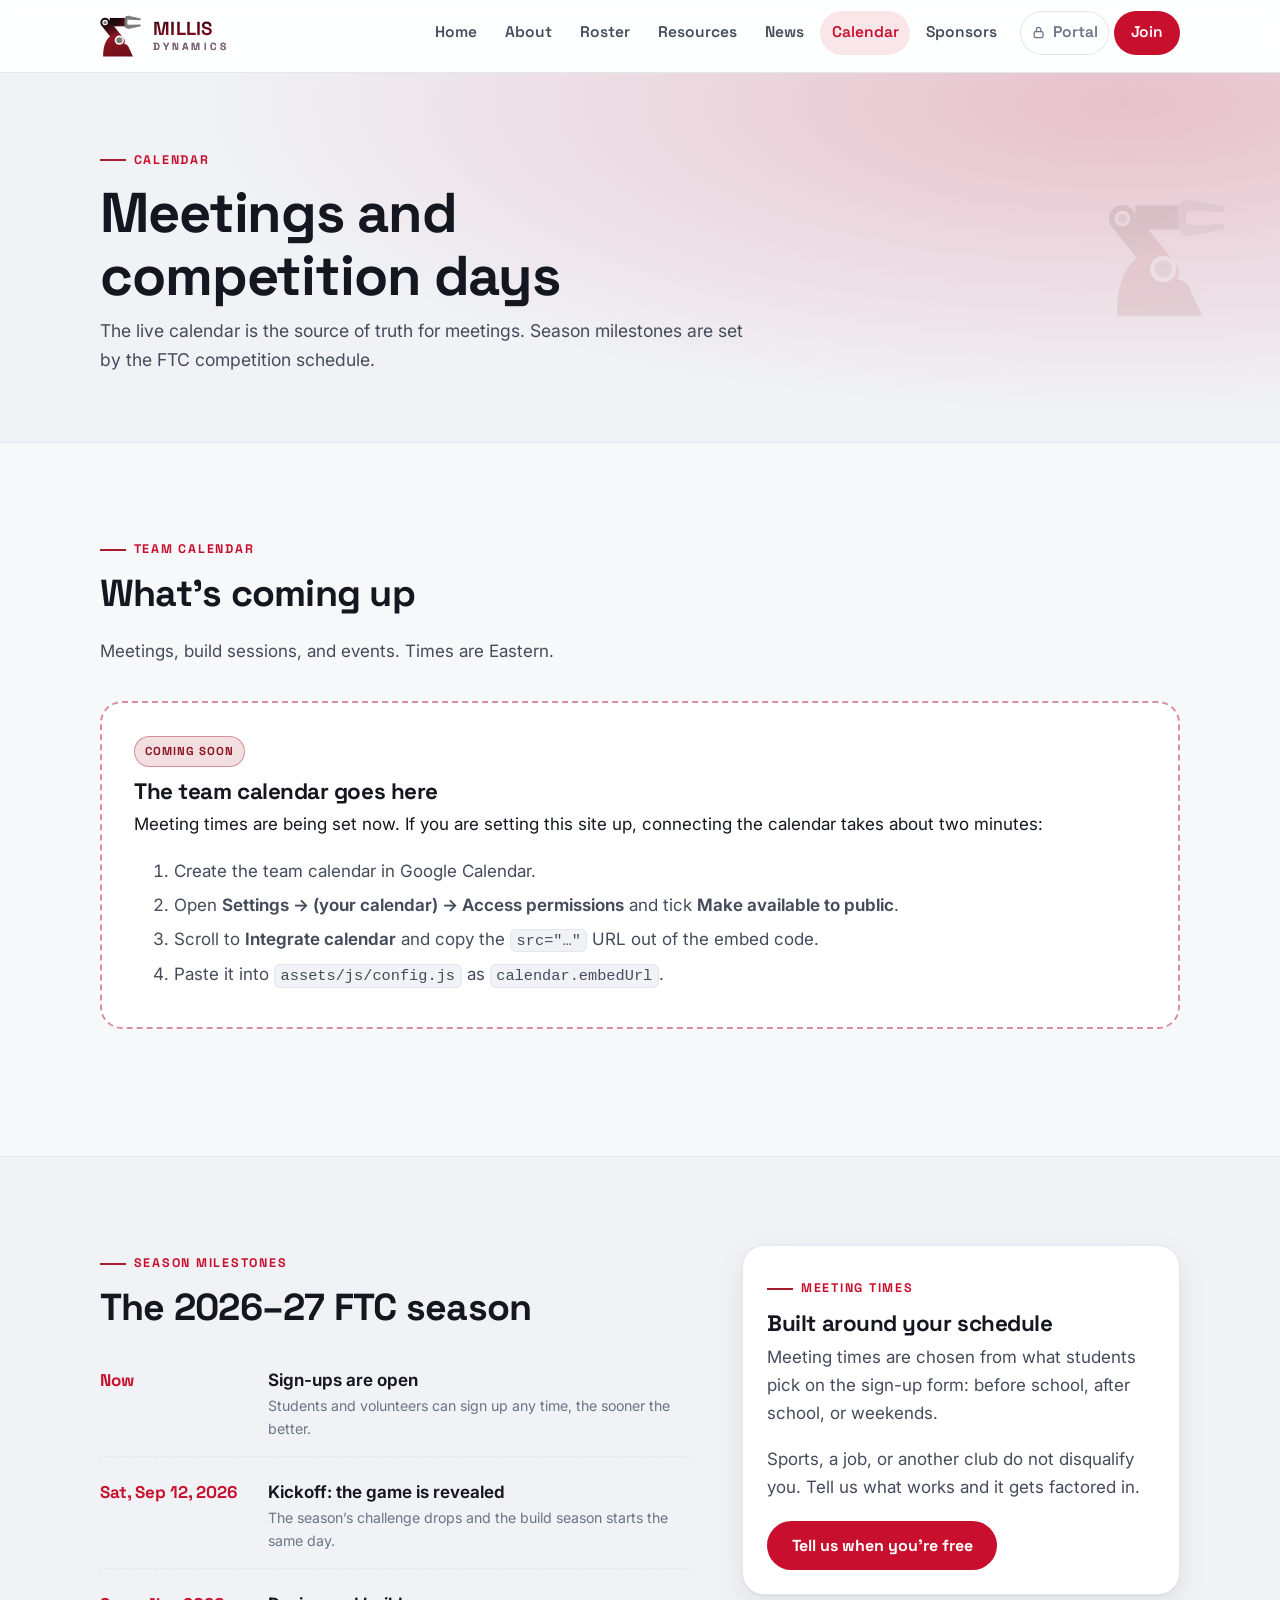
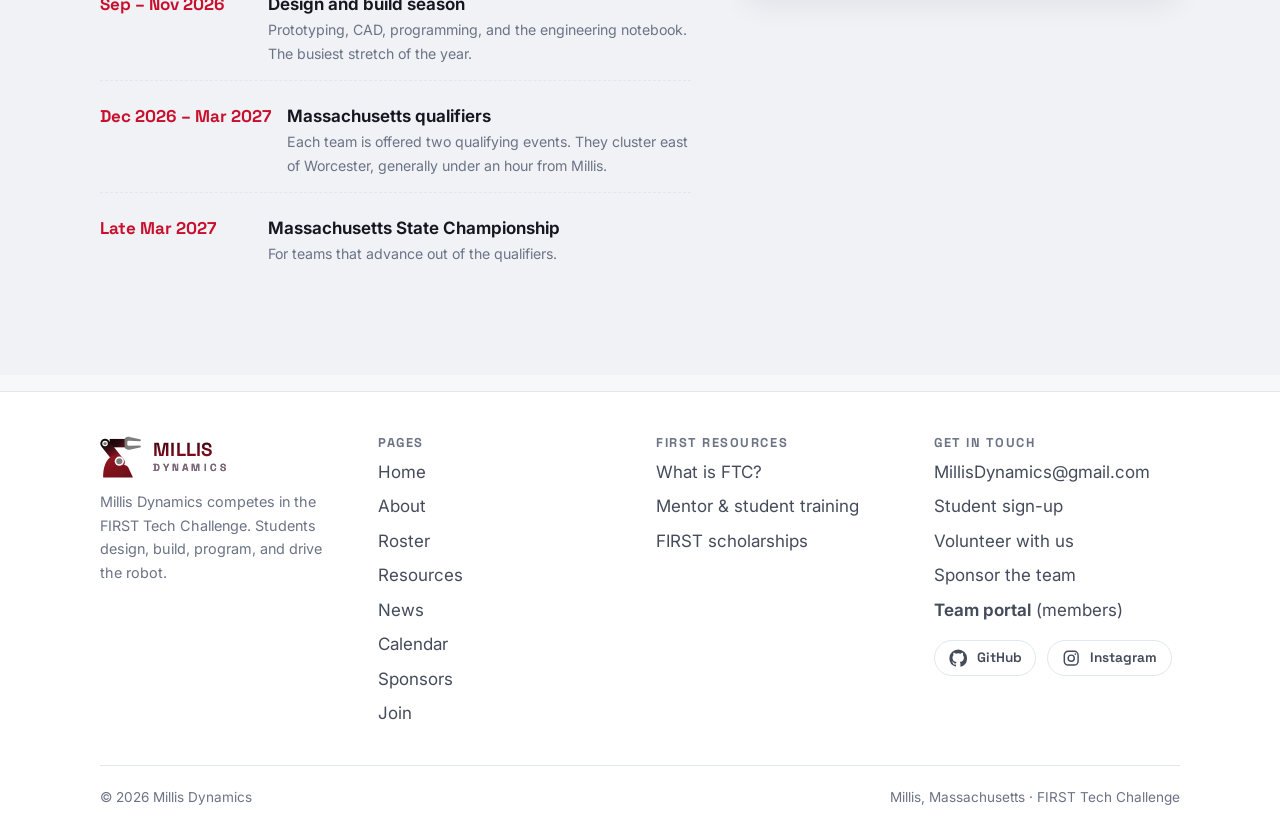
<file: calendar.html>
<!DOCTYPE html>
<html lang="en">
<head>
<meta charset="utf-8">
<meta name="viewport" content="width=device-width, initial-scale=1">
<title>Calendar | Millis Dynamics</title>
<meta name="description" content="Meeting times, tournament dates, and the season calendar for the Millis Dynamics FTC team.">
<meta name="theme-color" content="#c8102e">
<link rel="icon" href="assets/img/favicon.svg" type="image/svg+xml">
<meta property="og:title" content="Calendar | Millis Dynamics">
<meta property="og:description" content="Meeting times, tournament dates, and the season calendar for the Millis Dynamics FTC team.">
<meta property="og:type" content="website">
<link rel="preconnect" href="https://fonts.googleapis.com">
<link rel="preconnect" href="https://fonts.gstatic.com" crossorigin>
<link href="https://fonts.googleapis.com/css2?family=Inter:wght@400;500;600&family=Space+Grotesk:wght@500;600;700&display=swap" rel="stylesheet">
<link rel="stylesheet" href="assets/css/styles.css">
</head>
<body>
<a class="skip-link" href="#main">Skip to content</a>

<header class="site-header">
  <div class="wrap site-header__inner">
    <a class="brand" href="index.html">
      <img src="assets/img/logo.svg" alt="" width="42" height="42">
      <span class="brand__name">Millis<span class="brand__tag">Dynamics</span></span>
    </a>
    <button class="nav-toggle" type="button" data-nav-toggle aria-expanded="false" aria-controls="site-nav">
      <span class="nav-toggle__bars" aria-hidden="true"><span></span></span> Menu
    </button>
    <nav class="site-nav" id="site-nav" data-nav aria-label="Main">
      <ul>
        <li><a href="index.html">Home</a></li>
        <li><a href="about.html">About</a></li>
        <li><a href="roster.html">Roster</a></li>
        <li><a href="resources.html">Resources</a></li>
        <li><a href="news.html">News</a></li>
        <li><a href="calendar.html" aria-current="page">Calendar</a></li>
        <li><a href="sponsors.html">Sponsors</a></li>
        <li class="nav-portal"><a href="portal.html"><svg viewBox="0 0 24 24" fill="none" stroke="currentColor" stroke-width="2" stroke-linecap="round" stroke-linejoin="round" aria-hidden="true"><rect x="5" y="10.5" width="14" height="9.5" rx="2.2"/><path d="M8.5 10.5V7.4a3.5 3.5 0 0 1 7 0v3.1"/></svg> Portal</a></li>
        <li class="nav-cta"><a href="join.html">Join</a></li>
      </ul>
    </nav>
  </div>
</header>

<main id="main">

  <section class="page-head">
    <div class="wrap">
      <div class="page-head__inner">
        <span class="eyebrow">Calendar</span>
        <h1>Meetings and competition days</h1>
        <p>The live calendar is the source of truth for meetings. Season milestones are set by the FTC competition schedule.</p>
      </div>
      <img class="page-head__mark" src="assets/img/logo.svg" alt="" width="120" height="120">
    </div>
  </section>

  <section class="section">
    <div class="wrap">
      <div class="section-head">
        <span class="eyebrow">Team calendar</span>
        <h2>What&rsquo;s coming up</h2>
        <p>Meetings, build sessions, and events. Times are Eastern.</p>
      </div>

      <!-- Filled in by assets/js/site.js from calendar.embedUrl in config.js -->
      <div class="embed embed--calendar" data-embed="calendar" hidden></div>

      <!-- Shown instead if the calendar URL hasn't been pasted into config.js yet -->
      <div class="setup-note" data-embed-setup="calendar" hidden>
        <span class="pill pill--accent">Coming soon</span>
        <h3 style="margin-top:.75rem">The team calendar goes here</h3>
        <p>
          Meeting times are being set now. If you are setting this site up, connecting the calendar
          takes about two minutes:
        </p>
        <ol>
          <li>Create the team calendar in Google Calendar.</li>
          <li>Open <strong>Settings &rarr; (your calendar) &rarr; Access permissions</strong> and tick <strong>Make available to public</strong>.</li>
          <li>Scroll to <strong>Integrate calendar</strong> and copy the <code>src="&hellip;"</code> URL out of the embed code.</li>
          <li>Paste it into <code>assets/js/config.js</code> as <code>calendar.embedUrl</code>.</li>
        </ol>
      </div>

      <p class="btn-row" style="margin-top:1.25rem">
        <a class="btn btn--ghost btn--sm" data-calendar-link href="#" hidden rel="noopener">Add this calendar to your own</a>
      </p>
    </div>
  </section>

  <section class="section section--tint section--edge">
    <div class="wrap split">
      <div>
        <span class="eyebrow">Season milestones</span>
        <h2>The 2026&ndash;27 FTC season</h2>
        <ul class="dates">
          <li>
            <span class="dates__when">Now</span>
            <span class="dates__what">
              <strong>Sign-ups are open</strong>
              <small>Students and volunteers can sign up any time, the sooner the better.</small>
            </span>
          </li>
          <li>
            <span class="dates__when">Sat, Sep 12, 2026</span>
            <span class="dates__what">
              <strong>Kickoff: the game is revealed</strong>
              <small>The season&rsquo;s challenge drops and the build season starts the same day.</small>
            </span>
          </li>
          <li>
            <span class="dates__when">Sep &ndash; Nov 2026</span>
            <span class="dates__what">
              <strong>Design and build season</strong>
              <small>Prototyping, CAD, programming, and the engineering notebook. The busiest stretch of the year.</small>
            </span>
          </li>
          <li>
            <span class="dates__when">Dec 2026 &ndash; Mar 2027</span>
            <span class="dates__what">
              <strong>Massachusetts qualifiers</strong>
              <small>Each team is offered two qualifying events. They cluster east of Worcester, generally under an hour from Millis.</small>
            </span>
          </li>
          <li>
            <span class="dates__when">Late Mar 2027</span>
            <span class="dates__what">
              <strong>Massachusetts State Championship</strong>
              <small>For teams that advance out of the qualifiers.</small>
            </span>
          </li>
        </ul>
      </div>

      <aside class="card">
        <span class="eyebrow">Meeting times</span>
        <h3>Built around your schedule</h3>
        <p>
          Meeting times are chosen from what students pick on the sign-up form: before school,
          after school, or weekends.
        </p>
        <p>
          Sports, a job, or another club do not disqualify you. Tell us what works and it gets factored in.
        </p>
        <div class="btn-row" style="margin-top:1.25rem">
          <a class="btn" href="join.html">Tell us when you&rsquo;re free</a>
        </div>
      </aside>
    </div>
  </section>
</main>

<footer class="site-footer">
  <div class="wrap">
    <div class="site-footer__grid">
      <div>
        <a class="brand" href="index.html" style="margin-bottom:.75rem">
          <img src="assets/img/logo.svg" alt="" width="34" height="34">
          <span class="brand__name">Millis<span class="brand__tag">Dynamics</span></span>
        </a>
        <p class="small muted">
          Millis Dynamics competes in the FIRST Tech Challenge. Students design, build, program,
          and drive the robot.
        </p>
      </div>
      <div>
        <h4>Pages</h4>
        <ul>
          <li><a href="index.html">Home</a></li>
          <li><a href="about.html">About</a></li>
          <li><a href="roster.html">Roster</a></li>
          <li><a href="resources.html">Resources</a></li>
          <li><a href="news.html">News</a></li>
          <li><a href="calendar.html">Calendar</a></li>
          <li><a href="sponsors.html">Sponsors</a></li>
          <li><a href="join.html">Join</a></li>
        </ul>
      </div>
      <div>
        <h4>FIRST resources</h4>
        <ul>
          <li><a href="https://www.firstinspires.org/robotics/ftc" rel="noopener">What is FTC?</a></li>
          <li><a href="https://training.firstinspires.org/" rel="noopener">Mentor &amp; student training</a></li>
          <li><a href="https://scholarships.firstinspires.org/" rel="noopener">FIRST scholarships</a></li>
        </ul>
      </div>
      <div>
        <h4>Get in touch</h4>
        <ul>
          <li><a data-contact-email="show" href="mailto:">email us</a></li>
          <li><a href="join.html">Student sign-up</a></li>
          <li><a href="join.html#volunteer">Volunteer with us</a></li>
          <li><a href="sponsors.html">Sponsor the team</a></li>
          <li><a href="portal.html"><strong>Team portal</strong> (members)</a></li>
        </ul>
        <div class="social-row" style="margin-top:1rem">
          <a class="social-btn btn--sm" data-social-link="github" href="#" style="padding:.5rem .85rem;font-size:.85rem"><svg viewBox="0 0 24 24" fill="currentColor" aria-hidden="true"><path d="M12 .5A11.5 11.5 0 0 0 .5 12a11.5 11.5 0 0 0 7.9 10.9c.6.1.8-.2.8-.6v-2c-3.2.7-3.9-1.5-3.9-1.5-.5-1.4-1.3-1.7-1.3-1.7-1-.7.1-.7.1-.7 1.1.1 1.7 1.2 1.7 1.2 1 1.7 2.7 1.2 3.4.9.1-.7.4-1.2.7-1.5-2.6-.3-5.3-1.3-5.3-5.8 0-1.3.5-2.3 1.2-3.2 0-.3-.5-1.5.1-3.1 0 0 1-.3 3.2 1.2a11 11 0 0 1 5.8 0c2.2-1.5 3.2-1.2 3.2-1.2.6 1.6.2 2.8.1 3.1.8.9 1.2 1.9 1.2 3.2 0 4.5-2.7 5.5-5.3 5.8.4.4.8 1.1.8 2.2v3.3c0 .4.2.7.8.6A11.5 11.5 0 0 0 23.5 12 11.5 11.5 0 0 0 12 .5z"/></svg> GitHub <small>soon</small></a>
          <a class="social-btn btn--sm" data-social-link="instagram" href="#" style="padding:.5rem .85rem;font-size:.85rem"><svg viewBox="0 0 24 24" fill="none" stroke="currentColor" stroke-width="1.9" stroke-linecap="round" aria-hidden="true"><rect x="3" y="3" width="18" height="18" rx="5"/><circle cx="12" cy="12" r="4"/><circle cx="17.4" cy="6.6" r="1.1" fill="currentColor" stroke="none"/></svg> Instagram <small>soon</small></a>
        </div>
      </div>
    </div>
    <div class="site-footer__bottom">
      <span>&copy; <span data-year>2026</span> Millis Dynamics</span>
      <span>Millis, Massachusetts &middot; FIRST Tech Challenge</span>
    </div>
  </div>
</footer>

<script src="assets/js/config.js"></script>
<script src="assets/js/site.js"></script>
</body>
</html>
</file>
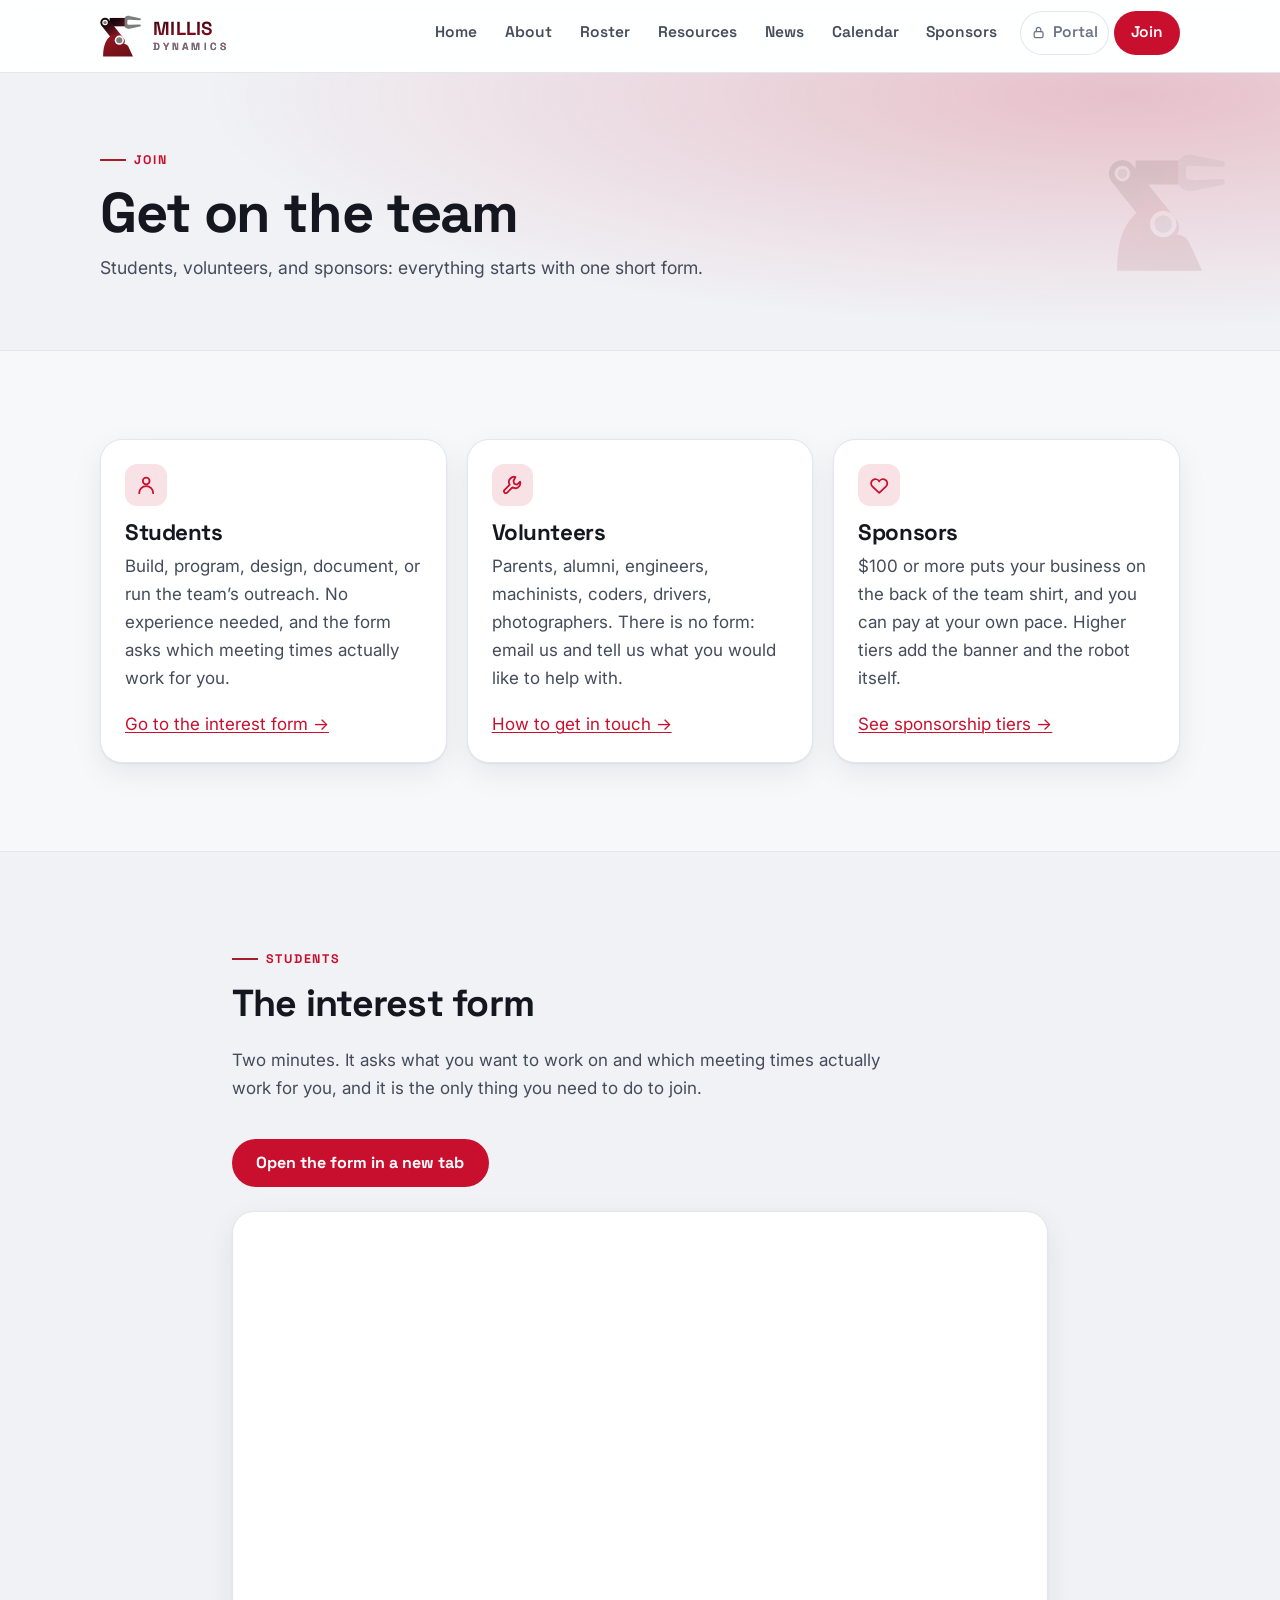
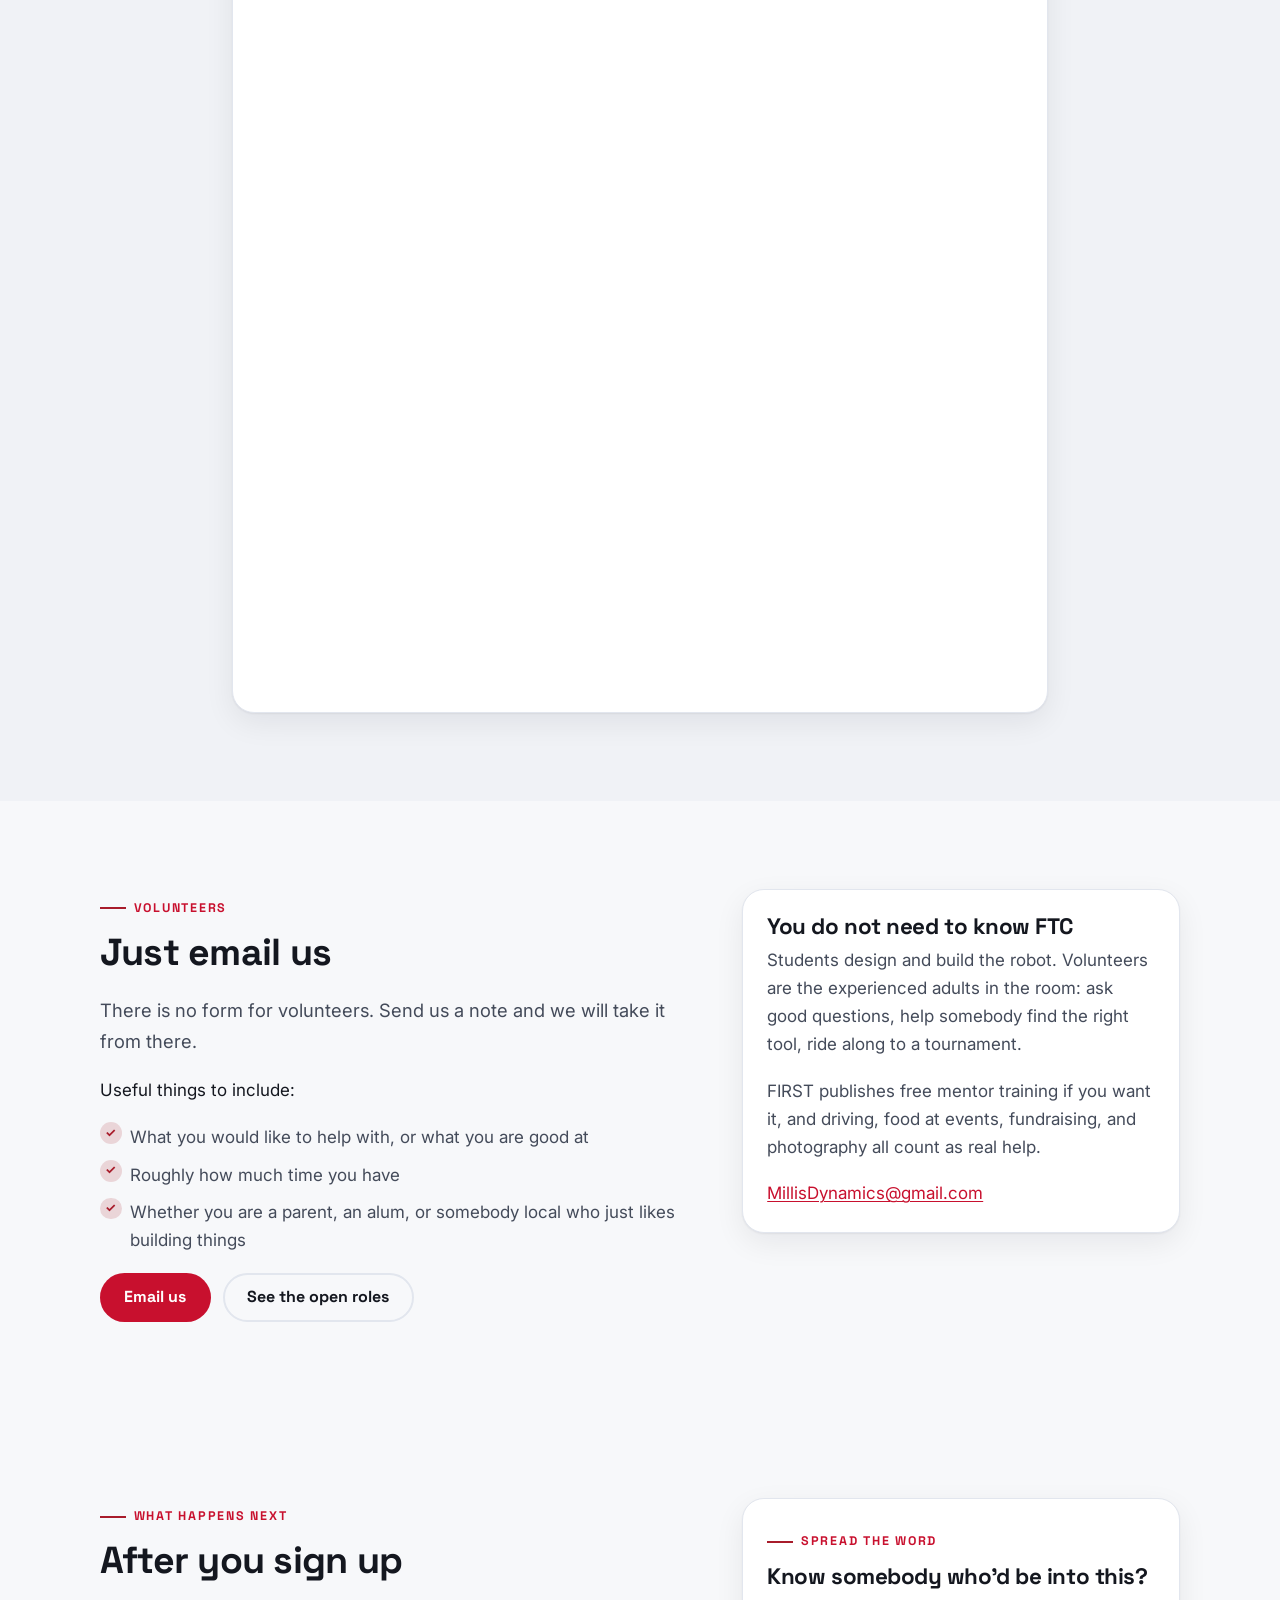
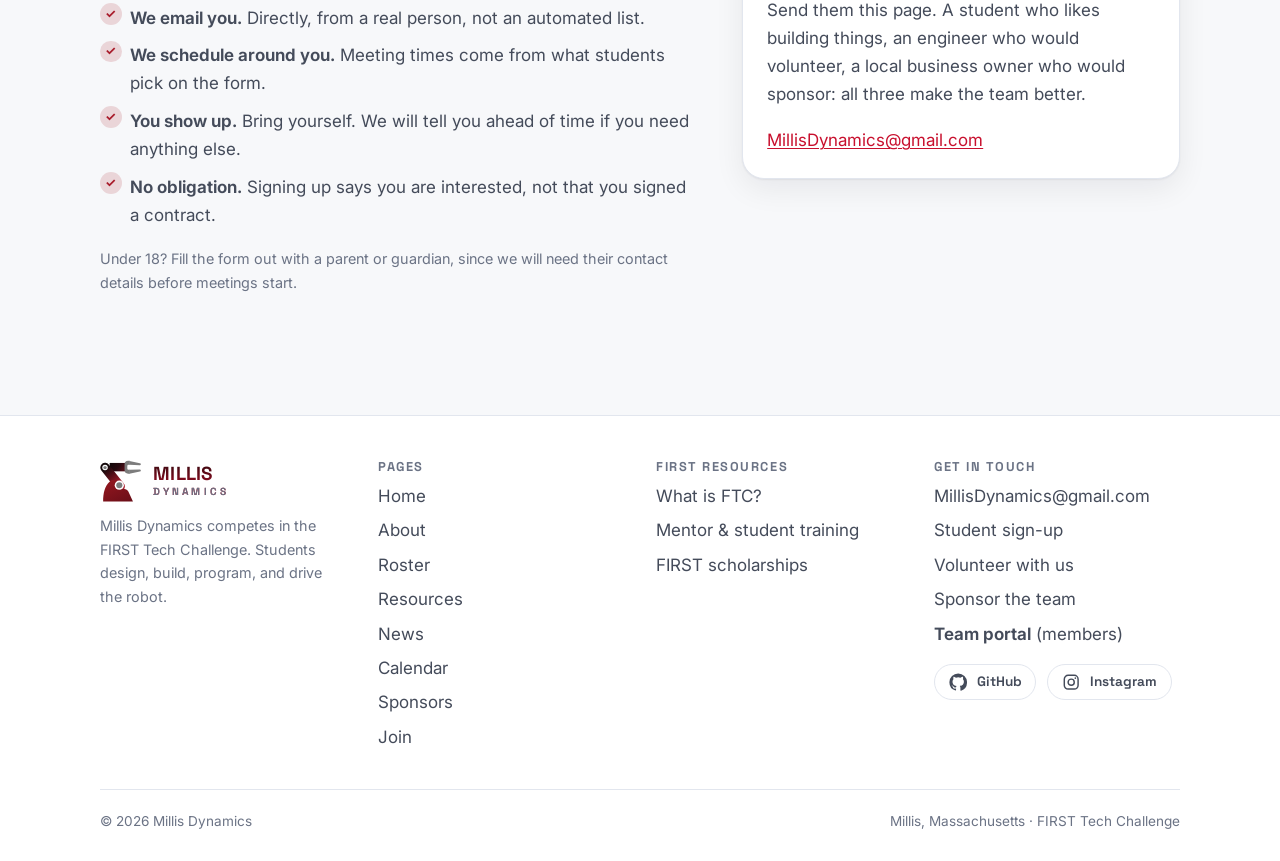
<file: join.html>
<!DOCTYPE html>
<html lang="en">
<head>
<meta charset="utf-8">
<meta name="viewport" content="width=device-width, initial-scale=1">
<title>Join | Millis Dynamics</title>
<meta name="description" content="Sign up for the Millis Dynamics FIRST Tech Challenge team: the student interest form, how to volunteer, and sponsorship information.">
<meta name="theme-color" content="#c8102e">
<link rel="icon" href="assets/img/favicon.svg" type="image/svg+xml">
<meta property="og:title" content="Join | Millis Dynamics">
<meta property="og:description" content="Sign up for the Millis Dynamics FIRST Tech Challenge team: the student interest form, how to volunteer, and sponsorship information.">
<meta property="og:type" content="website">
<link rel="preconnect" href="https://fonts.googleapis.com">
<link rel="preconnect" href="https://fonts.gstatic.com" crossorigin>
<link href="https://fonts.googleapis.com/css2?family=Inter:wght@400;500;600&family=Space+Grotesk:wght@500;600;700&display=swap" rel="stylesheet">
<link rel="stylesheet" href="assets/css/styles.css">
</head>
<body>
<a class="skip-link" href="#main">Skip to content</a>

<header class="site-header">
  <div class="wrap site-header__inner">
    <a class="brand" href="index.html">
      <img src="assets/img/logo.svg" alt="" width="42" height="42">
      <span class="brand__name">Millis<span class="brand__tag">Dynamics</span></span>
    </a>
    <button class="nav-toggle" type="button" data-nav-toggle aria-expanded="false" aria-controls="site-nav">
      <span class="nav-toggle__bars" aria-hidden="true"><span></span></span> Menu
    </button>
    <nav class="site-nav" id="site-nav" data-nav aria-label="Main">
      <ul>
        <li><a href="index.html">Home</a></li>
        <li><a href="about.html">About</a></li>
        <li><a href="roster.html">Roster</a></li>
        <li><a href="resources.html">Resources</a></li>
        <li><a href="news.html">News</a></li>
        <li><a href="calendar.html">Calendar</a></li>
        <li><a href="sponsors.html">Sponsors</a></li>
        <li class="nav-portal"><a href="portal.html"><svg viewBox="0 0 24 24" fill="none" stroke="currentColor" stroke-width="2" stroke-linecap="round" stroke-linejoin="round" aria-hidden="true"><rect x="5" y="10.5" width="14" height="9.5" rx="2.2"/><path d="M8.5 10.5V7.4a3.5 3.5 0 0 1 7 0v3.1"/></svg> Portal</a></li>
        <li class="nav-cta"><a href="join.html" aria-current="page">Join</a></li>
      </ul>
    </nav>
  </div>
</header>

<main id="main">

  <section class="page-head">
    <div class="wrap">
      <div class="page-head__inner">
        <span class="eyebrow">Join</span>
        <h1>Get on the team</h1>
        <p>Students, volunteers, and sponsors: everything starts with one short form.</p>
      </div>
      <img class="page-head__mark" src="assets/img/logo.svg" alt="" width="120" height="120">
    </div>
  </section>

  <section class="section">
    <div class="wrap">
      <div class="grid grid--3">
        <article class="card" id="students">
          <div class="card__icon" aria-hidden="true">
            <svg viewBox="0 0 24 24" fill="none" stroke="currentColor" stroke-width="1.9" stroke-linecap="round" stroke-linejoin="round">
              <circle cx="12" cy="7.5" r="3.6"/><path d="M4.5 20.5a7.5 7.5 0 0 1 15 0"/>
            </svg>
          </div>
          <h3>Students</h3>
          <p>
            Build, program, design, document, or run the team&rsquo;s outreach. No experience needed, and
            the form asks which meeting times actually work for you.
          </p>
          <p class="mb-0"><a href="#form">Go to the interest form &rarr;</a></p>
        </article>
        <article class="card" id="volunteers">
          <div class="card__icon" aria-hidden="true">
            <svg viewBox="0 0 24 24" fill="none" stroke="currentColor" stroke-width="1.9" stroke-linecap="round" stroke-linejoin="round">
              <path d="M15.5 3.2a5.5 5.5 0 0 0-6.1 8.3L3.6 17.3a2 2 0 0 0 2.8 2.8l5.8-5.8a5.5 5.5 0 0 0 8.3-6.1l-3.2 3.2-3.1-.8-.8-3.1z"/>
            </svg>
          </div>
          <h3>Volunteers</h3>
          <p>
            Parents, alumni, engineers, machinists, coders, drivers, photographers. There is no form:
            email us and tell us what you would like to help with.
          </p>
          <p class="mb-0"><a href="#volunteer">How to get in touch &rarr;</a></p>
        </article>
        <article class="card" id="sponsor">
          <div class="card__icon" aria-hidden="true">
            <svg viewBox="0 0 24 24" fill="none" stroke="currentColor" stroke-width="1.9" stroke-linecap="round" stroke-linejoin="round">
              <path d="M12 20.3l-7.4-7a4.6 4.6 0 1 1 7.4-5.3 4.6 4.6 0 1 1 7.4 5.3z"/>
            </svg>
          </div>
          <h3>Sponsors</h3>
          <p>
            $100 or more puts your business on the back of the team shirt, and you can pay at your
            own pace. Higher tiers add the banner and the robot itself.
          </p>
          <p class="mb-0"><a href="sponsors.html">See sponsorship tiers &rarr;</a></p>
        </article>
      </div>
    </div>
  </section>

  <section class="section section--tint section--edge" id="form">
    <div class="wrap" style="max-width:56rem">
      <div class="section-head">
        <span class="eyebrow">Students</span>
        <h2>The interest form</h2>
        <p>
          Two minutes. It asks what you want to work on and which meeting times actually work for
          you, and it is the only thing you need to do to join.
        </p>
      </div>

      <p class="btn-row" style="margin-bottom:1.5rem">
        <a class="btn" data-student-form-link href="#" target="_blank" rel="noopener" hidden>
          Open the form in a new tab
        </a>
      </p>

      <!-- Filled in by assets/js/site.js from studentForm.embedUrl in config.js -->
      <div class="embed embed--form" data-embed="student-form" hidden></div>

      <!-- Shown instead if the form URL is not set in config.js -->
      <div class="setup-note" data-embed-setup="student-form" hidden>
        <span class="pill pill--accent">Coming soon</span>
        <h3 style="margin-top:.75rem">The interest form goes here</h3>
        <p class="mb-0">
          It is not connected yet, so <a data-contact-email="show" href="mailto:">email us</a> in the
          meantime and we will add you to the list.
        </p>
      </div>

      <noscript>
        <div class="setup-note" style="margin-top:1.25rem">
          <h3>JavaScript is off</h3>
          <p class="mb-0">
            The form loads with JavaScript. Turn it on, use
            <a href="https://forms.gle/KfDMLwq7tTvbS8Mb6" rel="noopener">this direct link to the form</a>,
            or <a data-contact-email="show" href="mailto:">email us</a> and we will get you signed up.
          </p>
        </div>
      </noscript>
    </div>
  </section>

  <section class="section" id="volunteer">
    <div class="wrap split">
      <div>
        <span class="eyebrow">Volunteers</span>
        <h2>Just email us</h2>
        <p class="lede">
          There is no form for volunteers. Send us a note and we will take it from there.
        </p>
        <p>Useful things to include:</p>
        <ul class="checks">
          <li>What you would like to help with, or what you are good at</li>
          <li>Roughly how much time you have</li>
          <li>Whether you are a parent, an alum, or somebody local who just likes building things</li>
        </ul>
        <div class="btn-row">
          <a class="btn" data-contact-email href="mailto:">Email us</a>
          <a class="btn btn--ghost" href="roster.html#advisors">See the open roles</a>
        </div>
      </div>

      <aside class="card">
        <h3>You do not need to know FTC</h3>
        <p>
          Students design and build the robot. Volunteers are the experienced adults in the room:
          ask good questions, help somebody find the right tool, ride along to a tournament.
        </p>
        <p>
          FIRST publishes free mentor training if you want it, and driving, food at events, fundraising,
          and photography all count as real help.
        </p>
        <p class="mb-0"><a data-contact-email="show" href="mailto:">email us</a></p>
      </aside>
    </div>
  </section>

  <section class="section">
    <div class="wrap split">
      <div>
        <span class="eyebrow">What happens next</span>
        <h2>After you sign up</h2>
        <ul class="checks">
          <li><strong>We email you.</strong> Directly, from a real person, not an automated list.</li>
          <li><strong>We schedule around you.</strong> Meeting times come from what students pick on the form.</li>
          <li><strong>You show up.</strong> Bring yourself. We will tell you ahead of time if you need anything else.</li>
          <li><strong>No obligation.</strong> Signing up says you are interested, not that you signed a contract.</li>
        </ul>
        <p class="small muted">
          Under 18? Fill the form out with a parent or guardian, since we will need their contact
          details before meetings start.
        </p>
      </div>

      <aside class="card">
        <span class="eyebrow">Spread the word</span>
        <h3>Know somebody who&rsquo;d be into this?</h3>
        <p>
          Send them this page. A student who likes building things, an engineer who would volunteer, a
          local business owner who would sponsor: all three make the team better.
        </p>
        <p class="mb-0"><a data-contact-email="show" href="mailto:">email us</a></p>
      </aside>
    </div>
  </section>
</main>

<footer class="site-footer">
  <div class="wrap">
    <div class="site-footer__grid">
      <div>
        <a class="brand" href="index.html" style="margin-bottom:.75rem">
          <img src="assets/img/logo.svg" alt="" width="34" height="34">
          <span class="brand__name">Millis<span class="brand__tag">Dynamics</span></span>
        </a>
        <p class="small muted">
          Millis Dynamics competes in the FIRST Tech Challenge. Students design, build, program,
          and drive the robot.
        </p>
      </div>
      <div>
        <h4>Pages</h4>
        <ul>
          <li><a href="index.html">Home</a></li>
          <li><a href="about.html">About</a></li>
          <li><a href="roster.html">Roster</a></li>
          <li><a href="resources.html">Resources</a></li>
          <li><a href="news.html">News</a></li>
          <li><a href="calendar.html">Calendar</a></li>
          <li><a href="sponsors.html">Sponsors</a></li>
          <li><a href="join.html">Join</a></li>
        </ul>
      </div>
      <div>
        <h4>FIRST resources</h4>
        <ul>
          <li><a href="https://www.firstinspires.org/robotics/ftc" rel="noopener">What is FTC?</a></li>
          <li><a href="https://training.firstinspires.org/" rel="noopener">Mentor &amp; student training</a></li>
          <li><a href="https://scholarships.firstinspires.org/" rel="noopener">FIRST scholarships</a></li>
        </ul>
      </div>
      <div>
        <h4>Get in touch</h4>
        <ul>
          <li><a data-contact-email="show" href="mailto:">email us</a></li>
          <li><a href="join.html">Student sign-up</a></li>
          <li><a href="join.html#volunteer">Volunteer with us</a></li>
          <li><a href="sponsors.html">Sponsor the team</a></li>
          <li><a href="portal.html"><strong>Team portal</strong> (members)</a></li>
        </ul>
        <div class="social-row" style="margin-top:1rem">
          <a class="social-btn btn--sm" data-social-link="github" href="#" style="padding:.5rem .85rem;font-size:.85rem"><svg viewBox="0 0 24 24" fill="currentColor" aria-hidden="true"><path d="M12 .5A11.5 11.5 0 0 0 .5 12a11.5 11.5 0 0 0 7.9 10.9c.6.1.8-.2.8-.6v-2c-3.2.7-3.9-1.5-3.9-1.5-.5-1.4-1.3-1.7-1.3-1.7-1-.7.1-.7.1-.7 1.1.1 1.7 1.2 1.7 1.2 1 1.7 2.7 1.2 3.4.9.1-.7.4-1.2.7-1.5-2.6-.3-5.3-1.3-5.3-5.8 0-1.3.5-2.3 1.2-3.2 0-.3-.5-1.5.1-3.1 0 0 1-.3 3.2 1.2a11 11 0 0 1 5.8 0c2.2-1.5 3.2-1.2 3.2-1.2.6 1.6.2 2.8.1 3.1.8.9 1.2 1.9 1.2 3.2 0 4.5-2.7 5.5-5.3 5.8.4.4.8 1.1.8 2.2v3.3c0 .4.2.7.8.6A11.5 11.5 0 0 0 23.5 12 11.5 11.5 0 0 0 12 .5z"/></svg> GitHub <small>soon</small></a>
          <a class="social-btn btn--sm" data-social-link="instagram" href="#" style="padding:.5rem .85rem;font-size:.85rem"><svg viewBox="0 0 24 24" fill="none" stroke="currentColor" stroke-width="1.9" stroke-linecap="round" aria-hidden="true"><rect x="3" y="3" width="18" height="18" rx="5"/><circle cx="12" cy="12" r="4"/><circle cx="17.4" cy="6.6" r="1.1" fill="currentColor" stroke="none"/></svg> Instagram <small>soon</small></a>
        </div>
      </div>
    </div>
    <div class="site-footer__bottom">
      <span>&copy; <span data-year>2026</span> Millis Dynamics</span>
      <span>Millis, Massachusetts &middot; FIRST Tech Challenge</span>
    </div>
  </div>
</footer>

<script src="assets/js/config.js"></script>
<script src="assets/js/site.js"></script>
</body>
</html>
</file>
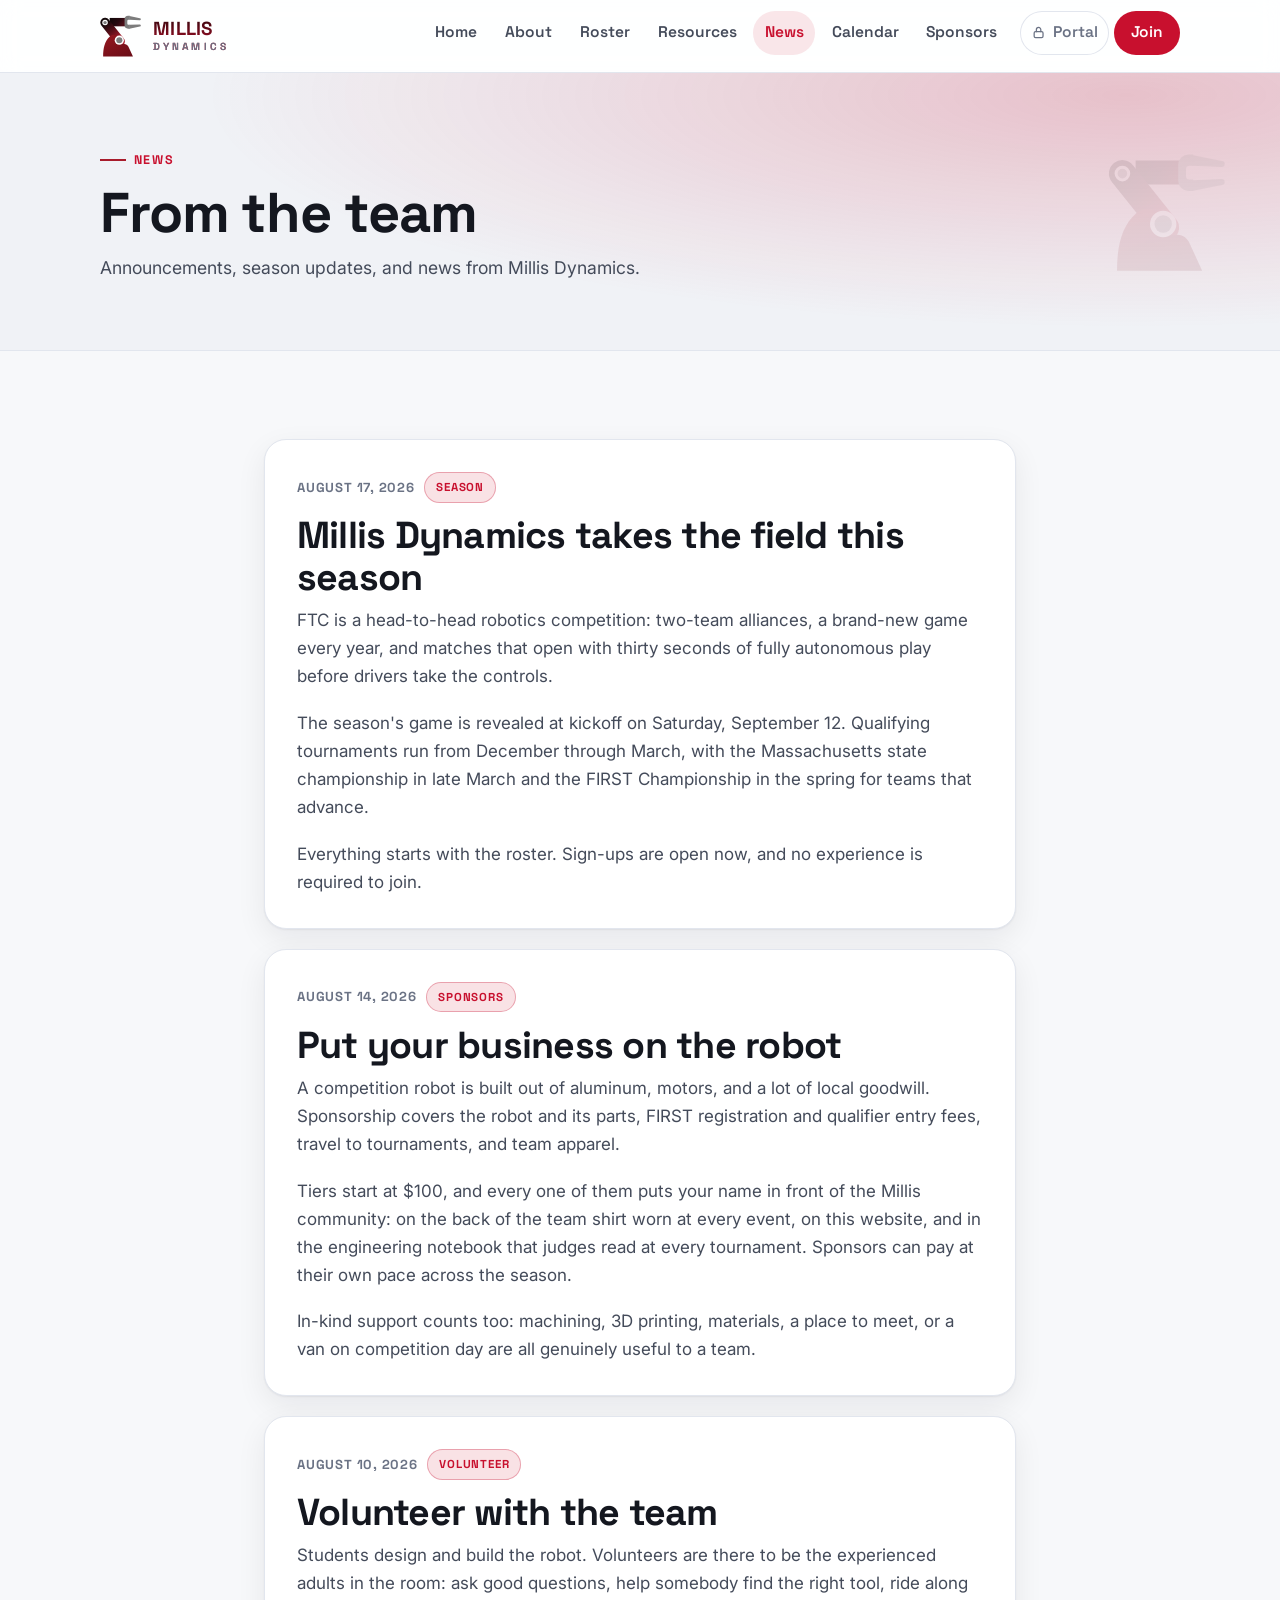
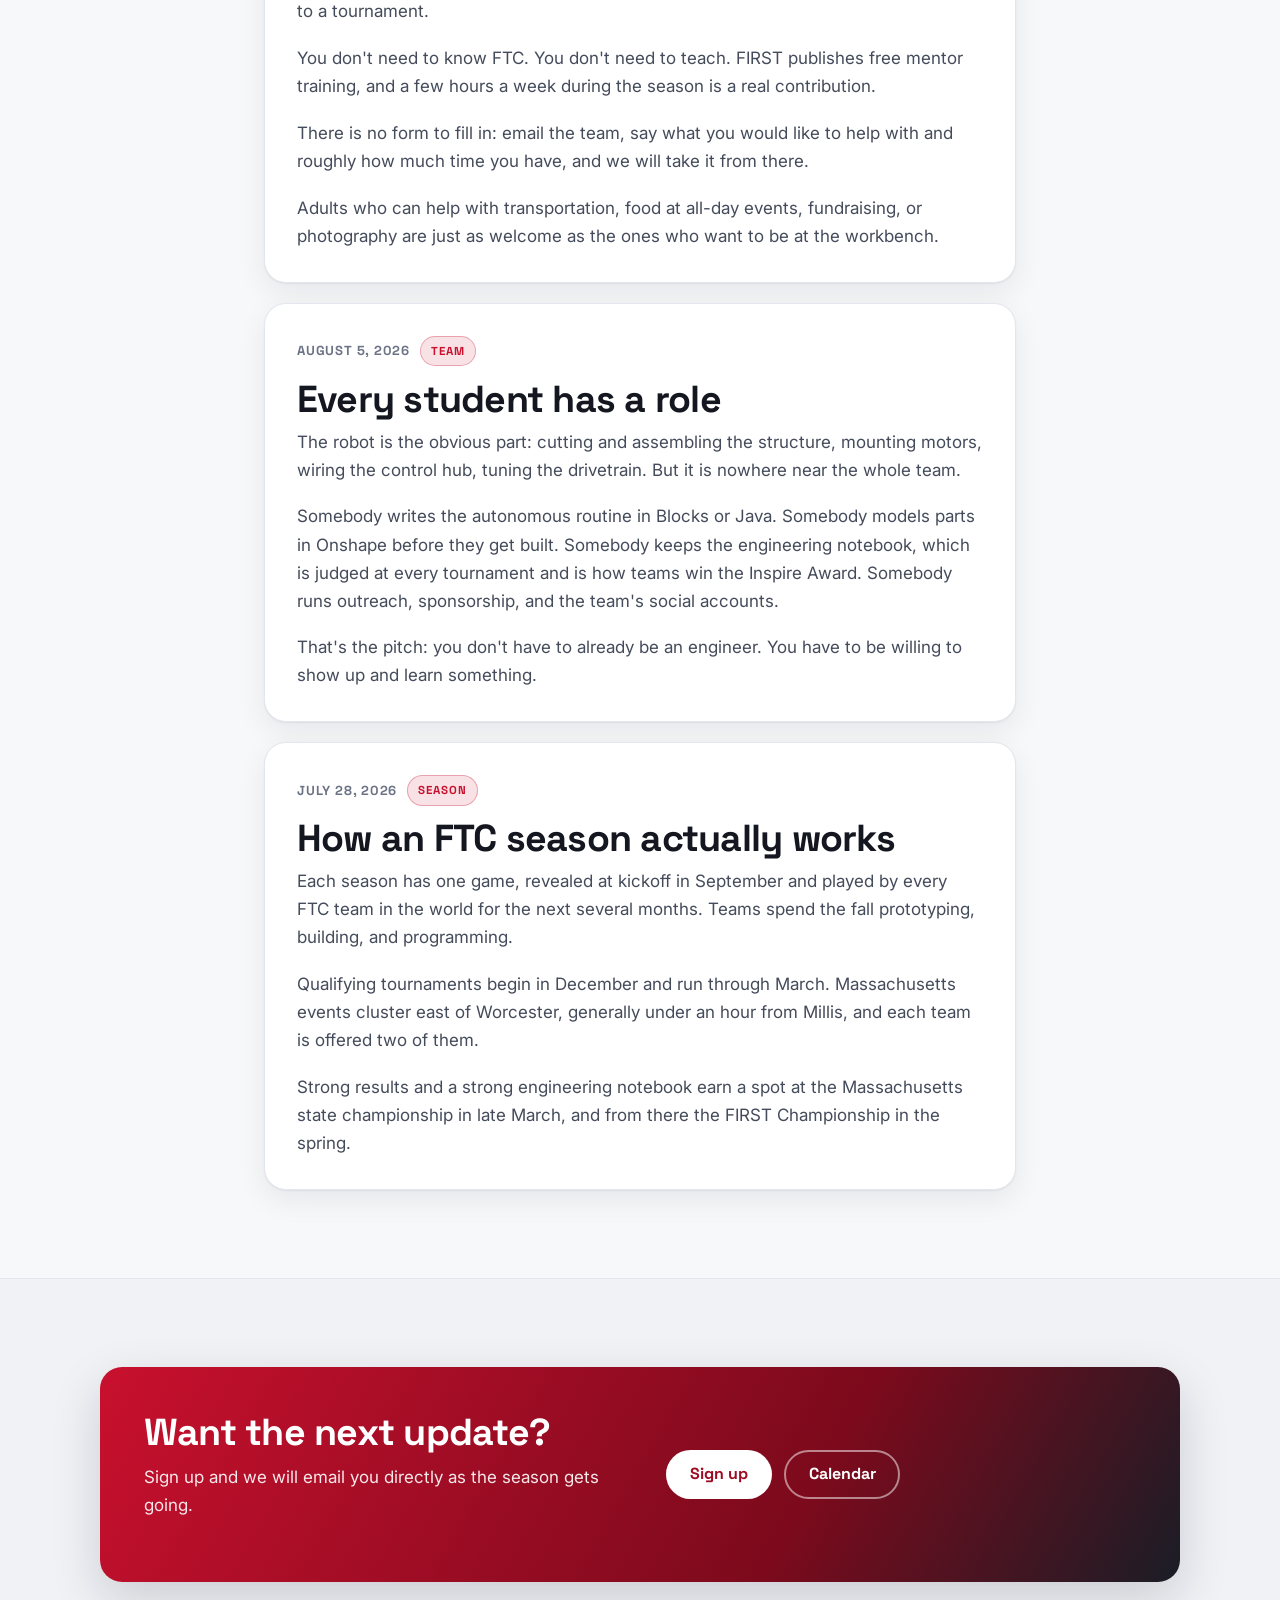
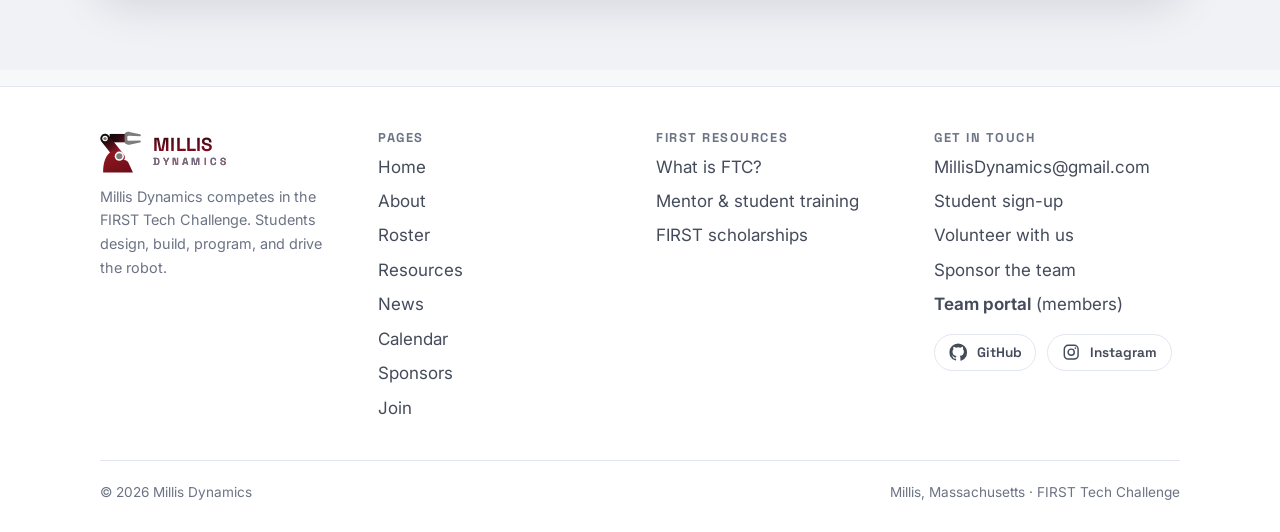
<file: news.html>
<!DOCTYPE html>
<html lang="en">
<head>
<meta charset="utf-8">
<meta name="viewport" content="width=device-width, initial-scale=1">
<title>News | Millis Dynamics</title>
<meta name="description" content="Announcements and season updates from the Millis Dynamics FIRST Tech Challenge team.">
<meta name="theme-color" content="#c8102e">
<link rel="icon" href="assets/img/favicon.svg" type="image/svg+xml">
<meta property="og:title" content="News | Millis Dynamics">
<meta property="og:description" content="Announcements and season updates from the Millis Dynamics FIRST Tech Challenge team.">
<meta property="og:type" content="website">
<link rel="preconnect" href="https://fonts.googleapis.com">
<link rel="preconnect" href="https://fonts.gstatic.com" crossorigin>
<link href="https://fonts.googleapis.com/css2?family=Inter:wght@400;500;600&family=Space+Grotesk:wght@500;600;700&display=swap" rel="stylesheet">
<link rel="stylesheet" href="assets/css/styles.css">
</head>
<body>
<a class="skip-link" href="#main">Skip to content</a>

<header class="site-header">
  <div class="wrap site-header__inner">
    <a class="brand" href="index.html">
      <img src="assets/img/logo.svg" alt="" width="42" height="42">
      <span class="brand__name">Millis<span class="brand__tag">Dynamics</span></span>
    </a>
    <button class="nav-toggle" type="button" data-nav-toggle aria-expanded="false" aria-controls="site-nav">
      <span class="nav-toggle__bars" aria-hidden="true"><span></span></span> Menu
    </button>
    <nav class="site-nav" id="site-nav" data-nav aria-label="Main">
      <ul>
        <li><a href="index.html">Home</a></li>
        <li><a href="about.html">About</a></li>
        <li><a href="roster.html">Roster</a></li>
        <li><a href="resources.html">Resources</a></li>
        <li><a href="news.html" aria-current="page">News</a></li>
        <li><a href="calendar.html">Calendar</a></li>
        <li><a href="sponsors.html">Sponsors</a></li>
        <li class="nav-portal"><a href="portal.html"><svg viewBox="0 0 24 24" fill="none" stroke="currentColor" stroke-width="2" stroke-linecap="round" stroke-linejoin="round" aria-hidden="true"><rect x="5" y="10.5" width="14" height="9.5" rx="2.2"/><path d="M8.5 10.5V7.4a3.5 3.5 0 0 1 7 0v3.1"/></svg> Portal</a></li>
        <li class="nav-cta"><a href="join.html">Join</a></li>
      </ul>
    </nav>
  </div>
</header>

<main id="main">

  <section class="page-head">
    <div class="wrap">
      <div class="page-head__inner">
        <span class="eyebrow">News</span>
        <h1>From the team</h1>
        <p>Announcements, season updates, and news from Millis Dynamics.</p>
      </div>
      <img class="page-head__mark" src="assets/img/logo.svg" alt="" width="120" height="120">
    </div>
  </section>

  <section class="section">
    <div class="wrap" style="max-width:52rem">
      <!-- Posts are rendered from assets/js/news-data.js; add updates there. -->
      <div class="news-list" data-news-list></div>

      <noscript>
        <div class="setup-note">
          <h3>Updates need JavaScript</h3>
          <p class="mb-0">
            This page loads its posts from a small script. Turn JavaScript on to read them, or
            <a data-contact-email="show" href="mailto:">email us</a> and we will send you the latest.
          </p>
        </div>
      </noscript>
    </div>
  </section>

  <section class="section section--tint section--edge">
    <div class="wrap">
      <div class="band">
        <div class="split split--even" style="align-items:center">
          <div>
            <h2 class="mb-0">Want the next update?</h2>
            <p style="margin-top:.6rem">Sign up and we will email you directly as the season gets going.</p>
          </div>
          <div class="btn-row">
            <a class="btn btn--accent" href="join.html">Sign up</a>
            <a class="btn btn--ghost" href="calendar.html">Calendar</a>
          </div>
        </div>
      </div>
    </div>
  </section>
</main>

<footer class="site-footer">
  <div class="wrap">
    <div class="site-footer__grid">
      <div>
        <a class="brand" href="index.html" style="margin-bottom:.75rem">
          <img src="assets/img/logo.svg" alt="" width="34" height="34">
          <span class="brand__name">Millis<span class="brand__tag">Dynamics</span></span>
        </a>
        <p class="small muted">
          Millis Dynamics competes in the FIRST Tech Challenge. Students design, build, program,
          and drive the robot.
        </p>
      </div>
      <div>
        <h4>Pages</h4>
        <ul>
          <li><a href="index.html">Home</a></li>
          <li><a href="about.html">About</a></li>
          <li><a href="roster.html">Roster</a></li>
          <li><a href="resources.html">Resources</a></li>
          <li><a href="news.html">News</a></li>
          <li><a href="calendar.html">Calendar</a></li>
          <li><a href="sponsors.html">Sponsors</a></li>
          <li><a href="join.html">Join</a></li>
        </ul>
      </div>
      <div>
        <h4>FIRST resources</h4>
        <ul>
          <li><a href="https://www.firstinspires.org/robotics/ftc" rel="noopener">What is FTC?</a></li>
          <li><a href="https://training.firstinspires.org/" rel="noopener">Mentor &amp; student training</a></li>
          <li><a href="https://scholarships.firstinspires.org/" rel="noopener">FIRST scholarships</a></li>
        </ul>
      </div>
      <div>
        <h4>Get in touch</h4>
        <ul>
          <li><a data-contact-email="show" href="mailto:">email us</a></li>
          <li><a href="join.html">Student sign-up</a></li>
          <li><a href="join.html#volunteer">Volunteer with us</a></li>
          <li><a href="sponsors.html">Sponsor the team</a></li>
          <li><a href="portal.html"><strong>Team portal</strong> (members)</a></li>
        </ul>
        <div class="social-row" style="margin-top:1rem">
          <a class="social-btn btn--sm" data-social-link="github" href="#" style="padding:.5rem .85rem;font-size:.85rem"><svg viewBox="0 0 24 24" fill="currentColor" aria-hidden="true"><path d="M12 .5A11.5 11.5 0 0 0 .5 12a11.5 11.5 0 0 0 7.9 10.9c.6.1.8-.2.8-.6v-2c-3.2.7-3.9-1.5-3.9-1.5-.5-1.4-1.3-1.7-1.3-1.7-1-.7.1-.7.1-.7 1.1.1 1.7 1.2 1.7 1.2 1 1.7 2.7 1.2 3.4.9.1-.7.4-1.2.7-1.5-2.6-.3-5.3-1.3-5.3-5.8 0-1.3.5-2.3 1.2-3.2 0-.3-.5-1.5.1-3.1 0 0 1-.3 3.2 1.2a11 11 0 0 1 5.8 0c2.2-1.5 3.2-1.2 3.2-1.2.6 1.6.2 2.8.1 3.1.8.9 1.2 1.9 1.2 3.2 0 4.5-2.7 5.5-5.3 5.8.4.4.8 1.1.8 2.2v3.3c0 .4.2.7.8.6A11.5 11.5 0 0 0 23.5 12 11.5 11.5 0 0 0 12 .5z"/></svg> GitHub <small>soon</small></a>
          <a class="social-btn btn--sm" data-social-link="instagram" href="#" style="padding:.5rem .85rem;font-size:.85rem"><svg viewBox="0 0 24 24" fill="none" stroke="currentColor" stroke-width="1.9" stroke-linecap="round" aria-hidden="true"><rect x="3" y="3" width="18" height="18" rx="5"/><circle cx="12" cy="12" r="4"/><circle cx="17.4" cy="6.6" r="1.1" fill="currentColor" stroke="none"/></svg> Instagram <small>soon</small></a>
        </div>
      </div>
    </div>
    <div class="site-footer__bottom">
      <span>&copy; <span data-year>2026</span> Millis Dynamics</span>
      <span>Millis, Massachusetts &middot; FIRST Tech Challenge</span>
    </div>
  </div>
</footer>

<script src="assets/js/config.js"></script>
<script src="assets/js/news-data.js"></script>
<script src="assets/js/site.js"></script>
</body>
</html>
</file>
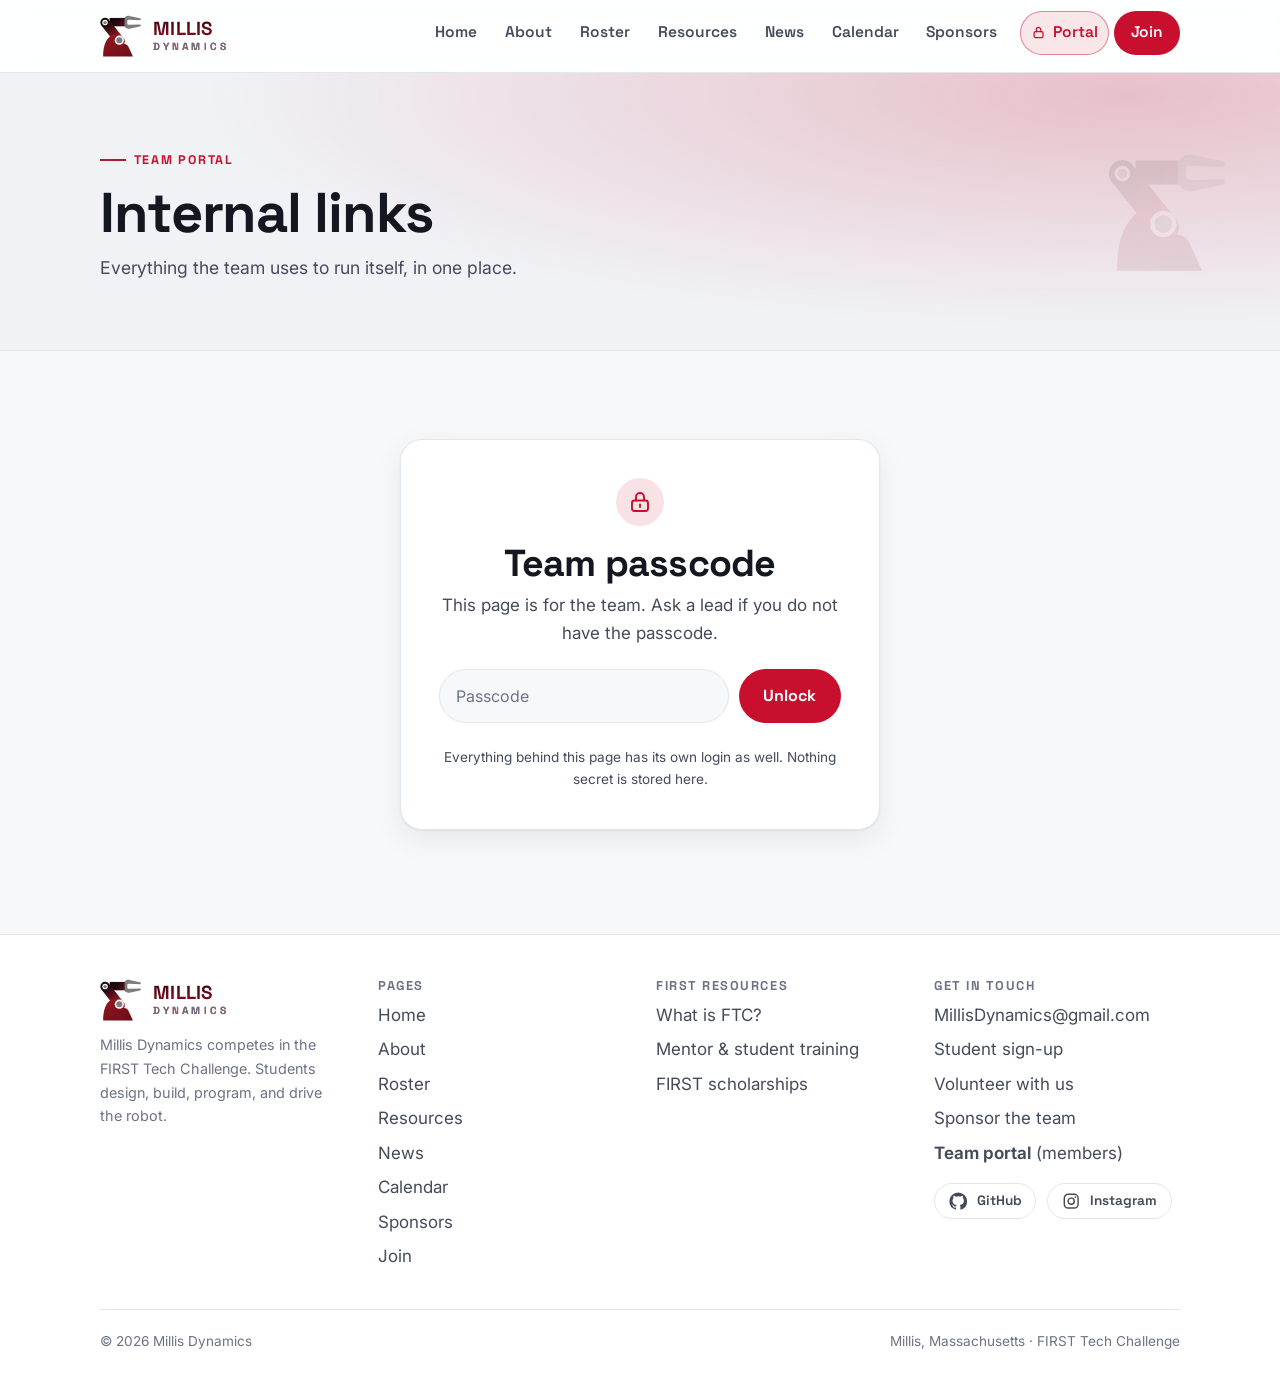
<file: portal.html>
<!DOCTYPE html>
<html lang="en">
<head>
<meta charset="utf-8">
<meta name="viewport" content="width=device-width, initial-scale=1">
<title>Team portal | Millis Dynamics</title>
<meta name="description" content="Internal link hub for the Millis Dynamics team.">
<meta name="theme-color" content="#c8102e">
<link rel="icon" href="assets/img/favicon.svg" type="image/svg+xml">
<meta property="og:title" content="Team portal | Millis Dynamics">
<meta property="og:description" content="Internal link hub for the Millis Dynamics team.">
<meta property="og:type" content="website">
<meta name="robots" content="noindex, nofollow">
<link rel="preconnect" href="https://fonts.googleapis.com">
<link rel="preconnect" href="https://fonts.gstatic.com" crossorigin>
<link href="https://fonts.googleapis.com/css2?family=Inter:wght@400;500;600&family=Space+Grotesk:wght@500;600;700&display=swap" rel="stylesheet">
<link rel="stylesheet" href="assets/css/styles.css">
</head>
<body>
<a class="skip-link" href="#main">Skip to content</a>

<header class="site-header">
  <div class="wrap site-header__inner">
    <a class="brand" href="index.html">
      <img src="assets/img/logo.svg" alt="" width="42" height="42">
      <span class="brand__name">Millis<span class="brand__tag">Dynamics</span></span>
    </a>
    <button class="nav-toggle" type="button" data-nav-toggle aria-expanded="false" aria-controls="site-nav">
      <span class="nav-toggle__bars" aria-hidden="true"><span></span></span> Menu
    </button>
    <nav class="site-nav" id="site-nav" data-nav aria-label="Main">
      <ul>
        <li><a href="index.html">Home</a></li>
        <li><a href="about.html">About</a></li>
        <li><a href="roster.html">Roster</a></li>
        <li><a href="resources.html">Resources</a></li>
        <li><a href="news.html">News</a></li>
        <li><a href="calendar.html">Calendar</a></li>
        <li><a href="sponsors.html">Sponsors</a></li>
        <li class="nav-portal"><a href="portal.html" aria-current="page"><svg viewBox="0 0 24 24" fill="none" stroke="currentColor" stroke-width="2" stroke-linecap="round" stroke-linejoin="round" aria-hidden="true"><rect x="5" y="10.5" width="14" height="9.5" rx="2.2"/><path d="M8.5 10.5V7.4a3.5 3.5 0 0 1 7 0v3.1"/></svg> Portal</a></li>
        <li class="nav-cta"><a href="join.html">Join</a></li>
      </ul>
    </nav>
  </div>
</header>

<main id="main">

  <section class="page-head">
    <div class="wrap">
      <div class="page-head__inner">
        <span class="eyebrow">Team portal</span>
        <h1>Internal links</h1>
        <p>Everything the team uses to run itself, in one place.</p>
      </div>
      <img class="page-head__mark" src="assets/img/logo.svg" alt="" width="120" height="120">
    </div>
  </section>

  <!-- The gate hides the links behind a shared passcode. It is a speed bump,
       not security: see the note on the page and in the README. -->
  <section class="section" data-gate hidden>
    <div class="wrap">
      <div class="gate">
        <div class="gate__icon" aria-hidden="true">
          <svg viewBox="0 0 24 24" fill="none" stroke="currentColor" stroke-width="1.9" stroke-linecap="round" stroke-linejoin="round">
            <rect x="4" y="10.5" width="16" height="10.5" rx="2.5"/><path d="M8 10.5V7a4 4 0 0 1 8 0v3.5"/><path d="M12 14.5v2.5"/>
          </svg>
        </div>
        <h2>Team passcode</h2>
        <p>This page is for the team. Ask a lead if you do not have the passcode.</p>
        <form>
          <label class="skip-link" for="gate-input">Team passcode</label>
          <input id="gate-input" type="password" data-gate-input placeholder="Passcode"
                 autocomplete="current-password" autocapitalize="off" spellcheck="false" required>
          <button class="btn" type="submit">Unlock</button>
        </form>
        <p class="gate__error" data-gate-error hidden>That passcode did not match. Try again.</p>
        <p class="gate__note">
          Everything behind this page has its own login as well. Nothing secret is stored here.
        </p>
      </div>

      <noscript>
        <div class="setup-note" style="margin-top:1.5rem;max-width:30rem;margin-inline:auto">
          <h3>JavaScript is off</h3>
          <p class="mb-0">
            The passcode check runs in the browser, so the portal needs JavaScript.
            <a data-contact-email="show" href="mailto:">email us</a> if you need a link directly.
          </p>
        </div>
      </noscript>
    </div>
  </section>

  <div data-gate-content hidden>
  <section class="section">
    <div class="wrap">
      <!-- Forms are the one thing that actually stops a student competing, so
           the reminder sits above everything else on the page. -->
      <div class="notice" style="margin-bottom:2.25rem">
        <svg viewBox="0 0 24 24" fill="none" stroke="currentColor" stroke-width="1.9" stroke-linecap="round" stroke-linejoin="round" aria-hidden="true">
          <rect x="2.8" y="5" width="18.4" height="14" rx="2.4"/><path d="M3.2 7.2L12 13l8.8-5.8"/>
        </svg>
        <p>
          <strong>Email your forms in.</strong> Consent and release forms have to be signed and on
          file before you can compete, and they are what holds people up every single year. Sign
          them in the <strong>FIRST Dashboard</strong>, then send anything on paper to
          <a data-contact-email="show" href="mailto:">the team email</a>. Do it the day you get
          them, not the week of the tournament.
        </p>
      </div>

      <div class="section-head">
        <span class="eyebrow">Tools</span>
        <h2>Where the work happens</h2>
        <p>Links that are not set up yet show as unavailable rather than sending you nowhere.</p>
      </div>

      <div class="portal-grid">
        <a class="portal-card" data-portal-link="drive" href="#" target="_blank" rel="noopener">
          <span class="portal-card__icon" aria-hidden="true">
            <svg viewBox="0 0 24 24" fill="none" stroke="currentColor" stroke-width="1.8" stroke-linecap="round" stroke-linejoin="round"><path d="M4 7.5A1.5 1.5 0 0 1 5.5 6h4l2 2.5h7A1.5 1.5 0 0 1 20 10v7.5a1.5 1.5 0 0 1-1.5 1.5h-13A1.5 1.5 0 0 1 4 17.5z"/></svg>
          </span>
          <span class="portal-card__name">Team Drive</span>
          <span class="portal-card__desc">Everything we write down: the engineering notebook, meeting notes, forms, and photos.</span>
          <span class="portal-card__go">Open</span>
        </a>
        <a class="portal-card" data-portal-link="discord" href="#" target="_blank" rel="noopener">
          <span class="portal-card__icon" aria-hidden="true">
            <svg viewBox="0 0 24 24" fill="currentColor"><path d="M19.5 5.3A17 17 0 0 0 15.3 4l-.3.5a15.8 15.8 0 0 1 3.7 1.2 14 14 0 0 0-13.4 0A15.8 15.8 0 0 1 9 4.5L8.7 4a17 17 0 0 0-4.2 1.3C1.9 9.2 1.2 13 1.6 16.7A17.2 17.2 0 0 0 6.8 19l1-1.7a11 11 0 0 1-1.7-.8l.4-.3a12.3 12.3 0 0 0 10.4 0l.4.3a11 11 0 0 1-1.7.8l1 1.7a17.2 17.2 0 0 0 5.2-2.3c.5-4.3-.7-8.1-2.3-11.4zM8.4 14.4c-1 0-1.9-.9-1.9-2.1 0-1.2.8-2.1 1.9-2.1s1.9.9 1.9 2.1c0 1.2-.8 2.1-1.9 2.1zm7.2 0c-1 0-1.9-.9-1.9-2.1 0-1.2.8-2.1 1.9-2.1s1.9.9 1.9 2.1c0 1.2-.8 2.1-1.9 2.1z"/></svg>
          </span>
          <span class="portal-card__name">Discord</span>
          <span class="portal-card__desc">Day-to-day chat. Questions between meetings get answered here, not by email.</span>
          <span class="portal-card__go">Open</span>
        </a>
        <a class="portal-card" data-social-link="github" href="#" target="_blank" rel="noopener">
          <span class="portal-card__icon" aria-hidden="true">
            <svg viewBox="0 0 24 24" fill="currentColor"><path d="M12 .5A11.5 11.5 0 0 0 .5 12a11.5 11.5 0 0 0 7.9 10.9c.6.1.8-.2.8-.6v-2c-3.2.7-3.9-1.5-3.9-1.5-.5-1.4-1.3-1.7-1.3-1.7-1-.7.1-.7.1-.7 1.1.1 1.7 1.2 1.7 1.2 1 1.7 2.7 1.2 3.4.9.1-.7.4-1.2.7-1.5-2.6-.3-5.3-1.3-5.3-5.8 0-1.3.5-2.3 1.2-3.2 0-.3-.5-1.5.1-3.1 0 0 1-.3 3.2 1.2a11 11 0 0 1 5.8 0c2.2-1.5 3.2-1.2 3.2-1.2.6 1.6.2 2.8.1 3.1.8.9 1.2 1.9 1.2 3.2 0 4.5-2.7 5.5-5.3 5.8.4.4.8 1.1.8 2.2v3.3c0 .4.2.7.8.6A11.5 11.5 0 0 0 23.5 12 11.5 11.5 0 0 0 12 .5z"/></svg>
          </span>
          <span class="portal-card__name">GitHub</span>
          <span class="portal-card__desc">Robot code, this website, and anything else we version-control.</span>
          <span class="portal-card__go">Open</span>
        </a>
        <a class="portal-card" data-portal-link="firstDashboard" href="#" target="_blank" rel="noopener">
          <span class="portal-card__icon" aria-hidden="true">
            <svg viewBox="0 0 24 24" fill="none" stroke="currentColor" stroke-width="1.8" stroke-linecap="round" stroke-linejoin="round"><path d="M3.8 18a8.7 8.7 0 1 1 16.4 0"/><path d="M12 18l3.8-4.8"/><circle cx="12" cy="18" r="1.2" fill="currentColor" stroke="none"/></svg>
          </span>
          <span class="portal-card__name">FIRST Dashboard</span>
          <span class="portal-card__desc">The official FIRST account: team registration, the roster, and the consent forms every student needs on file.</span>
          <span class="portal-card__go">Open</span>
        </a>
        <a class="portal-card" data-portal-link="formResponses" href="#" target="_blank" rel="noopener">
          <span class="portal-card__icon" aria-hidden="true">
            <svg viewBox="0 0 24 24" fill="none" stroke="currentColor" stroke-width="1.8" stroke-linecap="round" stroke-linejoin="round"><path d="M7 3.5h10a1.5 1.5 0 0 1 1.5 1.5v14a1.5 1.5 0 0 1-1.5 1.5H7A1.5 1.5 0 0 1 5.5 19V5A1.5 1.5 0 0 1 7 3.5z"/><path d="M9 8.5h6M9 12h6M9 15.5h3.5"/></svg>
          </span>
          <span class="portal-card__name">Sign-up responses</span>
          <span class="portal-card__desc">Who has signed up, students and volunteers, straight off the interest form.</span>
          <span class="portal-card__go">Open</span>
        </a>
        <a class="portal-card" data-portal-link="inventory" href="#" target="_blank" rel="noopener">
          <span class="portal-card__icon" aria-hidden="true">
            <svg viewBox="0 0 24 24" fill="none" stroke="currentColor" stroke-width="1.8" stroke-linecap="round" stroke-linejoin="round"><path d="M3.5 8.2L12 4l8.5 4.2v7.6L12 20l-8.5-4.2z"/><path d="M3.5 8.2L12 12.4l8.5-4.2M12 12.4V20"/></svg>
          </span>
          <span class="portal-card__name">Inventory</span>
          <span class="portal-card__desc">Every part we own and where it lives. Check it before anyone orders anything.</span>
          <span class="portal-card__go">Open</span>
        </a>
        <a class="portal-card" data-portal-link="budget" href="#" target="_blank" rel="noopener">
          <span class="portal-card__icon" aria-hidden="true">
            <svg viewBox="0 0 24 24" fill="none" stroke="currentColor" stroke-width="1.8" stroke-linecap="round" stroke-linejoin="round"><rect x="3.5" y="3.5" width="17" height="17" rx="2.5"/><path d="M3.5 9h17M9 9v11.5M14.5 12.5h3M14.5 16h3"/></svg>
          </span>
          <span class="portal-card__name">Budget</span>
          <span class="portal-card__desc">What we have, what we owe, and what we still need to raise this season.</span>
          <span class="portal-card__go">Open</span>
        </a>
        <a class="portal-card" data-portal-link="hcb" href="#" target="_blank" rel="noopener">
          <span class="portal-card__icon" aria-hidden="true">
            <svg viewBox="0 0 24 24" fill="none" stroke="currentColor" stroke-width="1.8" stroke-linecap="round" stroke-linejoin="round"><rect x="2.5" y="6" width="19" height="13" rx="2.5"/><path d="M2.5 10.5h19M6 15h4"/></svg>
          </span>
          <span class="portal-card__name">HCB</span>
          <span class="portal-card__desc">The team&rsquo;s money: balance, transactions, reimbursements, and sponsor deposits.</span>
          <span class="portal-card__go">Open</span>
        </a>
      </div>
    </div>
  </section>

  <section class="section section--tint section--edge" id="schedule">
    <div class="wrap">
      <div class="section-head">
        <span class="eyebrow">Schedule</span>
        <h2>When we meet</h2>
        <p>
          The calendar below is the same one on the public calendar page, and it is the source of
          truth. If it is not on there, it is not happening.
        </p>
      </div>

      <div class="grid grid--3" style="margin-bottom:2rem">
        <article class="card">
          <h3>Weekly meetings</h3>
          <p>
            Times come from what students picked on the interest form. Once they are fixed they go
            on the calendar, and any change gets posted in Discord first.
          </p>
          <p class="small muted mb-0">
            Not fixed yet. The standing days and times land here, and on the calendar, as soon as
            they are.
          </p>
        </article>
        <article class="card">
          <h3>Competition days</h3>
          <p>
            Qualifiers run December through March, almost always Saturdays and mostly east of
            Worcester. Plan on the whole day, early call time through the evening.
          </p>
          <p class="small muted mb-0">Dates get added as FIRST publishes them.</p>
        </article>
        <article class="card">
          <h3>Dates that do not move</h3>
          <p>
            Kickoff is <strong>September 12, 2026</strong>. Event registration closes weeks ahead of
            each qualifier, and consent forms have to be in before a student can be on the field.
          </p>
          <p class="small muted mb-0">Miss those and no amount of robot fixes it.</p>
        </article>
      </div>

      <!-- Same calendar as calendar.html, filled in by site.js from config.js -->
      <div class="embed embed--calendar" data-embed="portal-calendar" hidden></div>

      <div class="setup-note" data-embed-setup="portal-calendar" hidden>
        <span class="pill pill--accent">Coming soon</span>
        <h3 style="margin-top:.75rem">The team calendar goes here</h3>
        <p class="mb-0">
          Make the team calendar public in Google Calendar, then paste its embed URL into
          <code>calendar.embedUrl</code> in <code>assets/js/config.js</code>. It fills in here and on
          the public calendar page at the same time.
        </p>
      </div>

      <p class="btn-row" style="margin-top:1.25rem">
        <a class="btn btn--ghost btn--sm" data-schedule-link href="#" hidden target="_blank" rel="noopener">Open the schedule doc</a>
        <a class="btn btn--ghost btn--sm" href="calendar.html">Public calendar page</a>
      </p>
    </div>
  </section>

  <section class="section" id="workflow">
    <div class="wrap">
      <div class="section-head">
        <span class="eyebrow">Workflow</span>
        <h2>How a part gets from an idea onto the robot</h2>
        <p>
          Not a rule, but it is the order that wastes the least material and the least time.
        </p>
      </div>

      <div class="split">
        <div>
          <ol class="timeline">
            <li>
              <span class="timeline__when">Step 1</span>
              <h3>Read the manual, then argue</h3>
              <p>
                Strategy first, against what the game actually scores. Arguing on paper is free.
                Arguing in aluminium is not.
              </p>
            </li>
            <li>
              <span class="timeline__when">Step 2</span>
              <h3>Model it in Onshape</h3>
              <p>
                CAD the mechanism before anything gets cut or printed. Onshape runs in a browser and
                is free for students, so there is nothing to install and nothing to lose.
              </p>
            </li>
            <li>
              <span class="timeline__when">Step 3</span>
              <h3>Build it</h3>
              <p>
                Cut, print, assemble, wire. Check the
                <a data-portal-link="inventory" href="#" target="_blank" rel="noopener">inventory</a> before ordering
                anything, because we usually already own it.
              </p>
            </li>
            <li>
              <span class="timeline__when">Step 4</span>
              <h3>Code it in VS Code</h3>
              <p>
                The robot code is our copy of the FTC SDK, on
                <a data-social-link="github" href="#" target="_blank" rel="noopener">GitHub</a>. Clone it, open the
                folder in VS Code, and commit as you go: small commits, real messages, on a branch
                rather than straight onto main.
              </p>
            </li>
            <li>
              <span class="timeline__when">Step 5</span>
              <h3>Test it, then write it down</h3>
              <p>
                Drive it, break it, measure it. Then put the decision and the numbers in the
                engineering notebook in the
                <a data-portal-link="drive" href="#" target="_blank" rel="noopener">team Drive</a> while you still
                remember why you made them. Judges read that notebook, and it is how the Inspire
                Award gets won.
              </p>
            </li>
          </ol>
        </div>

        <aside class="card">
          <span class="eyebrow">Ground rules</span>
          <h3>Four things that keep this working</h3>
          <ul class="checks">
            <li><strong>CAD before you cut.</strong> Even a rough model catches the collision you were about to build.</li>
            <li><strong>Commit before you leave.</strong> Work that exists on one laptop does not exist.</li>
            <li><strong>Write it up the same day.</strong> The notebook gets written while you remember, not the night before judging.</li>
            <li><strong>Ask in Discord.</strong> Somebody has already hit your error. Do not lose an afternoon to it alone.</li>
          </ul>
          <p class="small muted mb-0">
            New to all of this? Nobody expects you to know it on day one. Start at step 3 and pick up
            the rest standing next to someone doing it.
          </p>
        </aside>
      </div>

      <div class="section-head" style="margin-top:clamp(2.5rem,5vw,3.5rem)">
        <span class="eyebrow">Software</span>
        <h2>What to install</h2>
        <p>
          All free. Onshape needs no install at all, and you do not need every one of these on day
          one.
        </p>
      </div>

      <div class="portal-grid">
        <a class="portal-card" href="https://www.onshape.com/en/education/" target="_blank" rel="noopener">
          <span class="portal-card__name">Onshape</span>
          <span class="portal-card__desc">CAD, in the browser, free for students. The whole team can be in one document at once, so the person building a part is looking at the same thing as the person who drew it.</span>
          <span class="portal-card__go">Open</span>
        </a>
        <a class="portal-card" href="https://code.visualstudio.com/" target="_blank" rel="noopener">
          <span class="portal-card__name">Visual Studio Code</span>
          <span class="portal-card__desc">Where we write the robot code. Free, quick to start, and it handles Java and Git without a fight.</span>
          <span class="portal-card__go">Open</span>
        </a>
        <a class="portal-card" href="https://github.com/FIRST-Tech-Challenge/FtcRobotController" target="_blank" rel="noopener">
          <span class="portal-card__name">FTC SDK (FtcRobotController)</span>
          <span class="portal-card__desc">The official starting point for robot code. Everything we write sits on top of this repository.</span>
          <span class="portal-card__go">Open</span>
        </a>
        <a class="portal-card" href="https://git-scm.com/downloads" target="_blank" rel="noopener">
          <span class="portal-card__name">Git</span>
          <span class="portal-card__desc">Version control. Install it once and nobody loses a season of work to a dead laptop.</span>
          <span class="portal-card__go">Open</span>
        </a>
        <a class="portal-card" href="https://desktop.github.com/" target="_blank" rel="noopener">
          <span class="portal-card__name">GitHub Desktop</span>
          <span class="portal-card__desc">Optional. Does the commit, pull, and push part with buttons, if the command line is not your thing yet.</span>
          <span class="portal-card__go">Open</span>
        </a>
        <a class="portal-card" href="https://developer.android.com/studio" target="_blank" rel="noopener">
          <span class="portal-card__name">Android Studio</span>
          <span class="portal-card__desc">The heavyweight option FIRST documents. Big download, but it builds the Robot Controller app and debugs on the device.</span>
          <span class="portal-card__go">Open</span>
        </a>
        <a class="portal-card" href="https://docs.revrobotics.com/rev-hardware-client/" target="_blank" rel="noopener">
          <span class="portal-card__name">REV Hardware Client</span>
          <span class="portal-card__desc">Updates firmware on the Control Hub and the motors. Windows only, and you only need it now and then.</span>
          <span class="portal-card__go">Open</span>
        </a>
      </div>

      <p class="btn-row" style="margin-top:1.75rem">
        <a class="btn btn--ghost btn--sm" href="resources.html">FIRST manuals, docs, and training</a>
      </p>
    </div>
  </section>

  <section class="section section--tint section--edge" id="video">
    <div class="wrap" style="max-width:52rem">
      <div class="section-head">
        <span class="eyebrow">Watch first</span>
        <h2>Team video</h2>
        <p>The one worth ten minutes before your first meeting.</p>
      </div>

      <!-- Filled in by site.js from portal.videoEmbedUrl in config.js -->
      <div class="embed embed--video" data-embed="portal-video" hidden></div>

      <div class="setup-note" data-embed-setup="portal-video" hidden>
        <span class="pill pill--accent">Coming soon</span>
        <h3 style="margin-top:.75rem">The video goes here</h3>
        <p class="mb-0">
          Setting this up: on YouTube hit <strong>Share &rarr; Embed</strong>, copy the
          <code>src="&hellip;"</code> URL (it looks like <code>youtube.com/embed/&hellip;</code>) and
          paste it into <code>portal.videoEmbedUrl</code> in <code>assets/js/config.js</code>.
        </p>
      </div>

      <p class="btn-row" style="margin-top:1.25rem">
        <a class="btn btn--ghost btn--sm" href="https://www.youtube.com/@FIRSTTechChallenge" target="_blank" rel="noopener">FIRST Tech Challenge on YouTube</a>
        <a class="btn btn--ghost btn--sm" data-portal-link="firstDashboard" href="#" target="_blank" rel="noopener">FIRST Dashboard</a>
      </p>
    </div>
  </section>

  <section class="section">
    <div class="wrap split">
      <div>
        <span class="eyebrow">Public pages</span>
        <h2>The site itself</h2>
        <p class="lede">Quick jumps to the pages everyone else sees.</p>
        <div class="btn-row">
          <a class="btn btn--ghost btn--sm" href="index.html">Home</a>
          <a class="btn btn--ghost btn--sm" href="roster.html">Roster</a>
          <a class="btn btn--ghost btn--sm" href="resources.html">Resources</a>
          <a class="btn btn--ghost btn--sm" href="news.html">News</a>
          <a class="btn btn--ghost btn--sm" href="calendar.html">Calendar</a>
          <a class="btn btn--ghost btn--sm" href="sponsors.html">Sponsors</a>
          <a class="btn btn--ghost btn--sm" href="join.html">Join</a>
        </div>

        <div class="notice" style="margin-top:1.75rem">
          <svg viewBox="0 0 24 24" fill="none" stroke="currentColor" stroke-width="1.9" stroke-linecap="round" stroke-linejoin="round" aria-hidden="true">
            <path d="M12 3.2l8.5 3.6v5.4c0 4.6-3.4 8.2-8.5 9.6-5.1-1.4-8.5-5-8.5-9.6V6.8z"/><path d="M12 9v4M12 16h.01"/>
          </svg>
          <p>
            <strong>The passcode is a speed bump, not a lock.</strong> This page stays out of search
            results and the passcode keeps it out of casual view, but a determined person could still
            read these links out of the page source. Every tool behind them has its own login. Keep
            passwords, personal details, and anything genuinely sensitive off this page.
          </p>
        </div>
      </div>

      <aside class="card">
        <span class="eyebrow">Adding a link</span>
        <h3>How to put something here</h3>
        <p>
          Open <code>assets/js/config.js</code> and fill in the matching entry under
          <code>portal</code>. The card goes live the moment it has a URL, with no other changes
          needed.
        </p>
        <p>
          For a card that does not exist yet, add the key in <code>config.js</code> and a matching
          entry in <code>PORTAL_CARDS</code> in the page generator.
        </p>
        <p class="mb-0"><a data-contact-email="show" href="mailto:">email us</a></p>
      </aside>
    </div>
  </section>
  </div>
</main>

<footer class="site-footer">
  <div class="wrap">
    <div class="site-footer__grid">
      <div>
        <a class="brand" href="index.html" style="margin-bottom:.75rem">
          <img src="assets/img/logo.svg" alt="" width="34" height="34">
          <span class="brand__name">Millis<span class="brand__tag">Dynamics</span></span>
        </a>
        <p class="small muted">
          Millis Dynamics competes in the FIRST Tech Challenge. Students design, build, program,
          and drive the robot.
        </p>
      </div>
      <div>
        <h4>Pages</h4>
        <ul>
          <li><a href="index.html">Home</a></li>
          <li><a href="about.html">About</a></li>
          <li><a href="roster.html">Roster</a></li>
          <li><a href="resources.html">Resources</a></li>
          <li><a href="news.html">News</a></li>
          <li><a href="calendar.html">Calendar</a></li>
          <li><a href="sponsors.html">Sponsors</a></li>
          <li><a href="join.html">Join</a></li>
        </ul>
      </div>
      <div>
        <h4>FIRST resources</h4>
        <ul>
          <li><a href="https://www.firstinspires.org/robotics/ftc" rel="noopener">What is FTC?</a></li>
          <li><a href="https://training.firstinspires.org/" rel="noopener">Mentor &amp; student training</a></li>
          <li><a href="https://scholarships.firstinspires.org/" rel="noopener">FIRST scholarships</a></li>
        </ul>
      </div>
      <div>
        <h4>Get in touch</h4>
        <ul>
          <li><a data-contact-email="show" href="mailto:">email us</a></li>
          <li><a href="join.html">Student sign-up</a></li>
          <li><a href="join.html#volunteer">Volunteer with us</a></li>
          <li><a href="sponsors.html">Sponsor the team</a></li>
          <li><a href="portal.html"><strong>Team portal</strong> (members)</a></li>
        </ul>
        <div class="social-row" style="margin-top:1rem">
          <a class="social-btn btn--sm" data-social-link="github" href="#" style="padding:.5rem .85rem;font-size:.85rem"><svg viewBox="0 0 24 24" fill="currentColor" aria-hidden="true"><path d="M12 .5A11.5 11.5 0 0 0 .5 12a11.5 11.5 0 0 0 7.9 10.9c.6.1.8-.2.8-.6v-2c-3.2.7-3.9-1.5-3.9-1.5-.5-1.4-1.3-1.7-1.3-1.7-1-.7.1-.7.1-.7 1.1.1 1.7 1.2 1.7 1.2 1 1.7 2.7 1.2 3.4.9.1-.7.4-1.2.7-1.5-2.6-.3-5.3-1.3-5.3-5.8 0-1.3.5-2.3 1.2-3.2 0-.3-.5-1.5.1-3.1 0 0 1-.3 3.2 1.2a11 11 0 0 1 5.8 0c2.2-1.5 3.2-1.2 3.2-1.2.6 1.6.2 2.8.1 3.1.8.9 1.2 1.9 1.2 3.2 0 4.5-2.7 5.5-5.3 5.8.4.4.8 1.1.8 2.2v3.3c0 .4.2.7.8.6A11.5 11.5 0 0 0 23.5 12 11.5 11.5 0 0 0 12 .5z"/></svg> GitHub <small>soon</small></a>
          <a class="social-btn btn--sm" data-social-link="instagram" href="#" style="padding:.5rem .85rem;font-size:.85rem"><svg viewBox="0 0 24 24" fill="none" stroke="currentColor" stroke-width="1.9" stroke-linecap="round" aria-hidden="true"><rect x="3" y="3" width="18" height="18" rx="5"/><circle cx="12" cy="12" r="4"/><circle cx="17.4" cy="6.6" r="1.1" fill="currentColor" stroke="none"/></svg> Instagram <small>soon</small></a>
        </div>
      </div>
    </div>
    <div class="site-footer__bottom">
      <span>&copy; <span data-year>2026</span> Millis Dynamics</span>
      <span>Millis, Massachusetts &middot; FIRST Tech Challenge</span>
    </div>
  </div>
</footer>

<script src="assets/js/config.js"></script>
<script src="assets/js/site.js"></script>
</body>
</html>
</file>
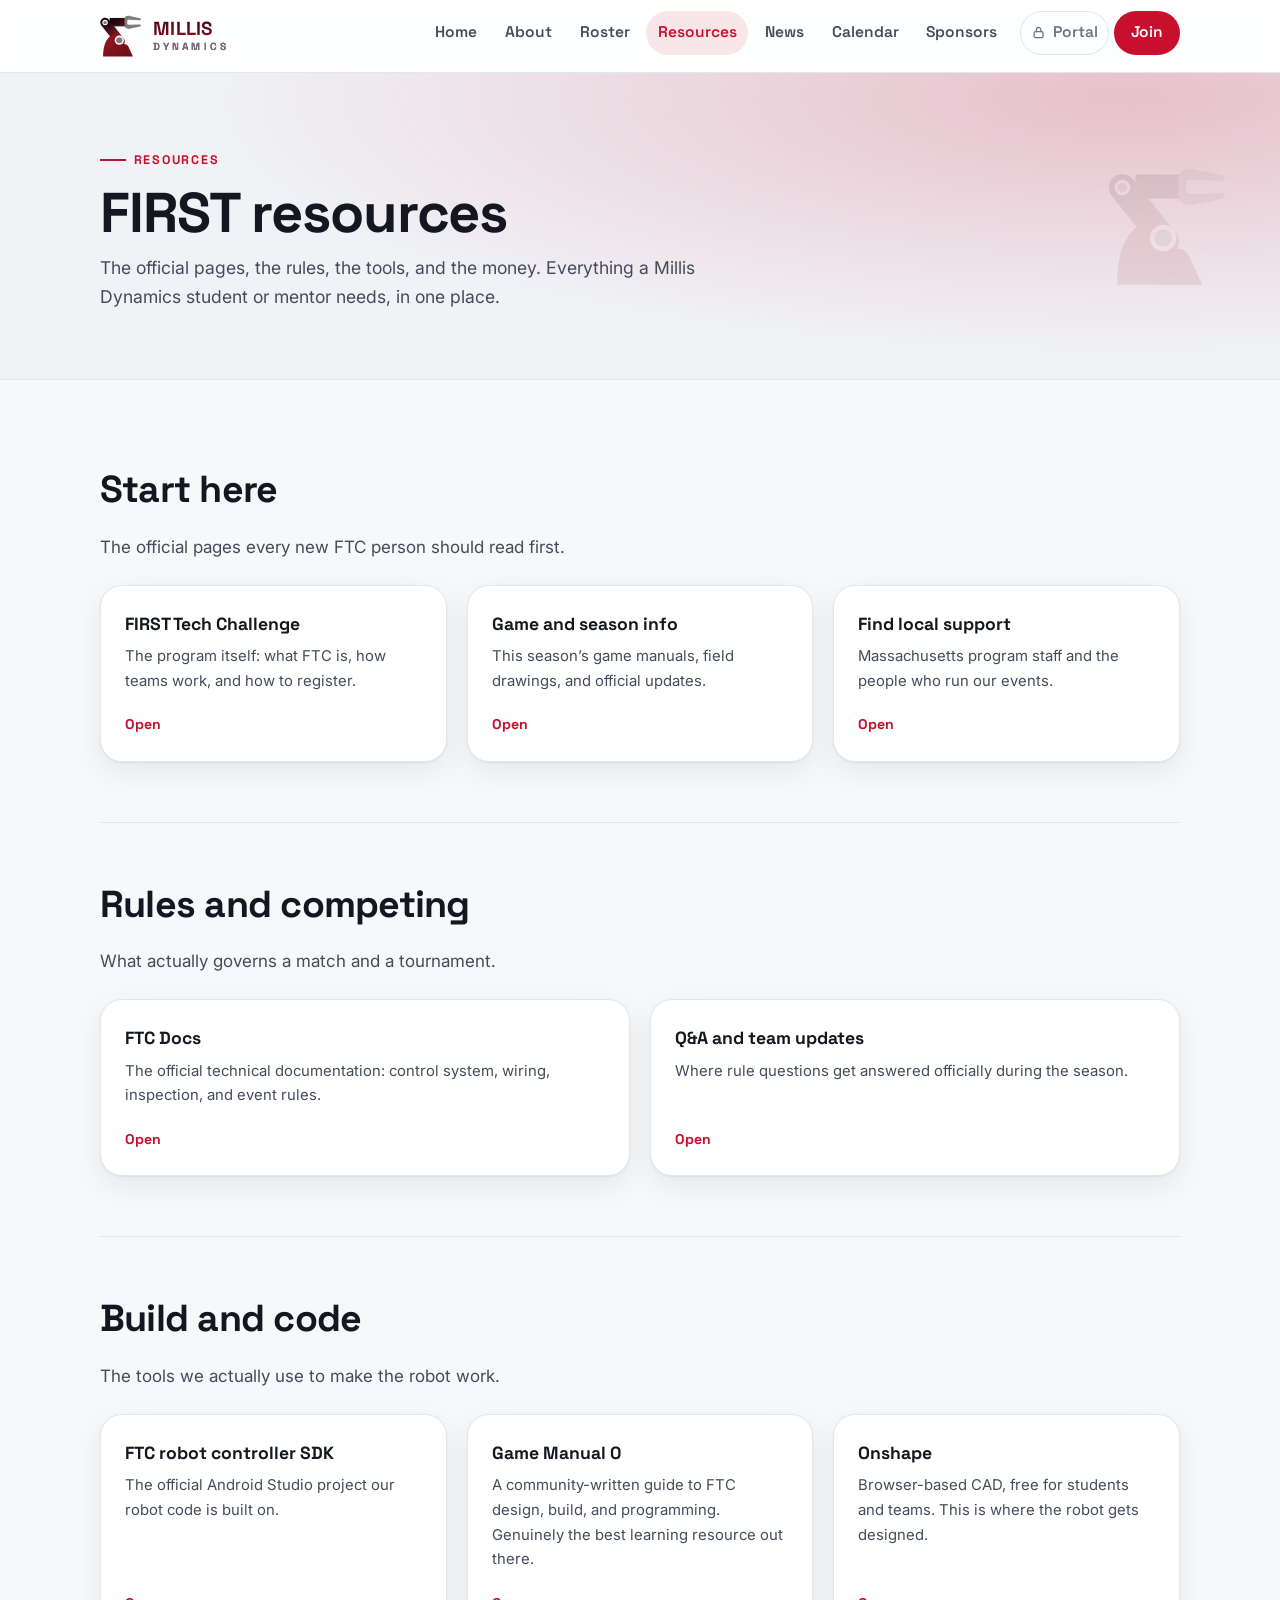
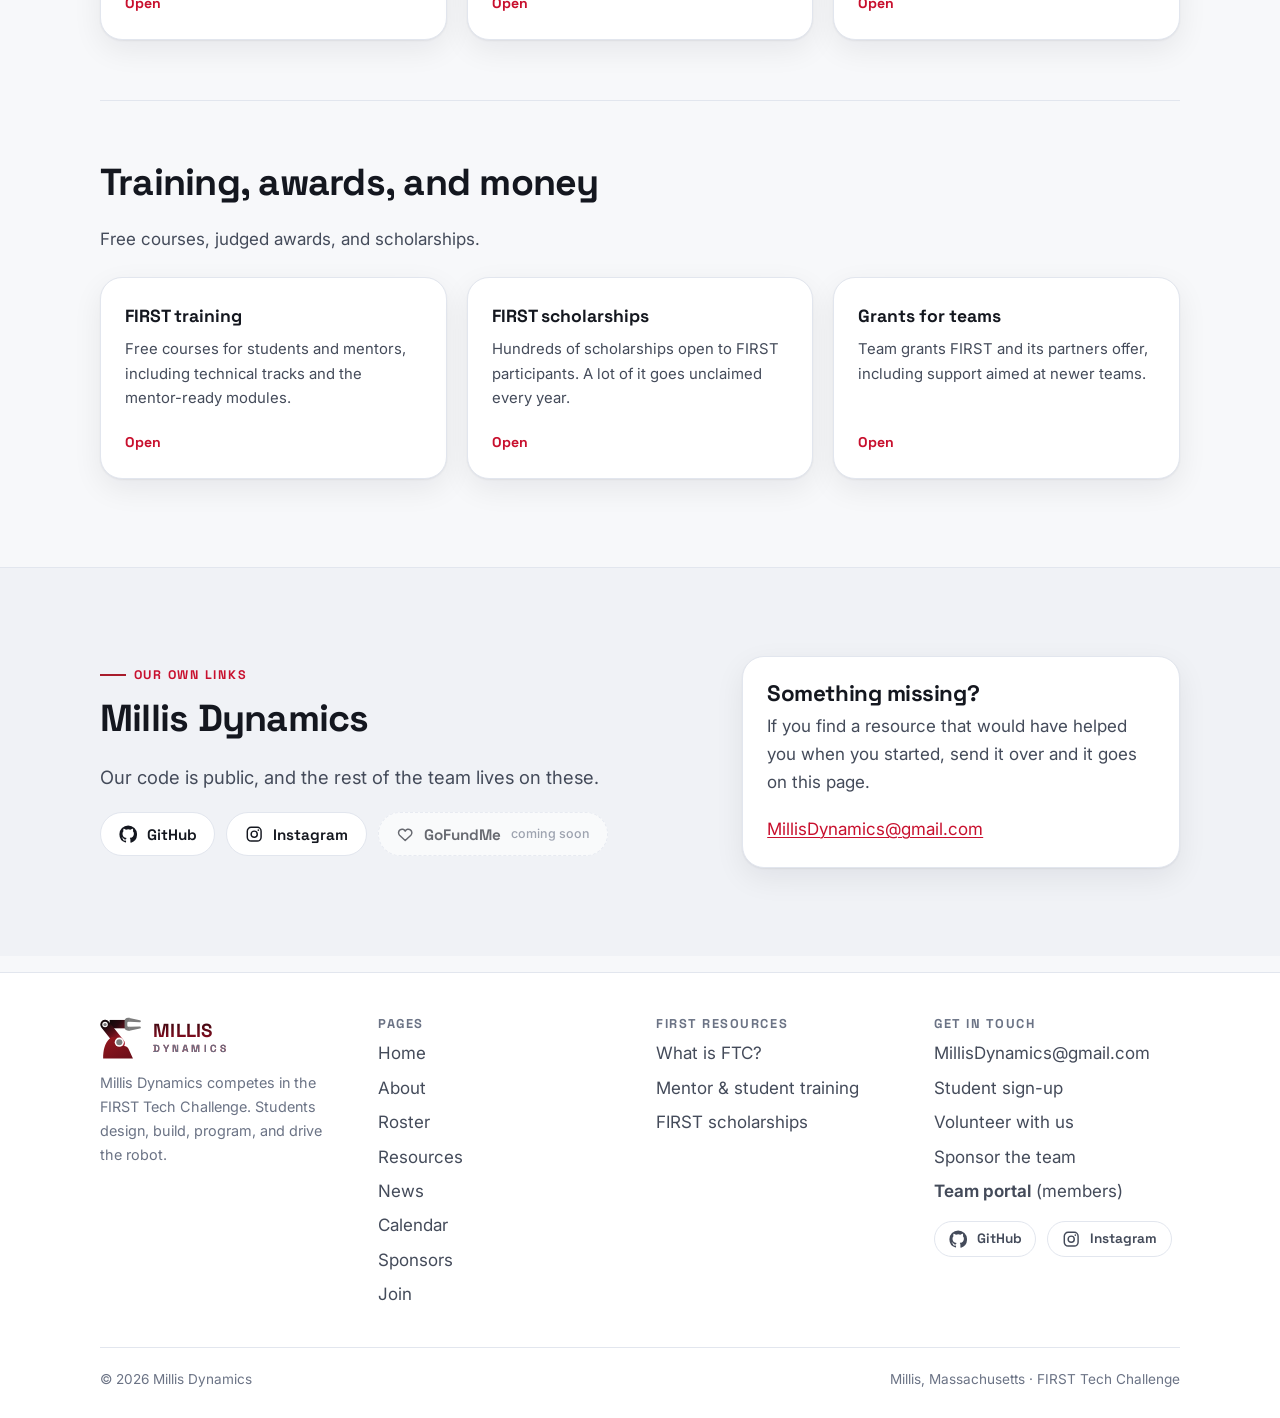
<file: resources.html>
<!DOCTYPE html>
<html lang="en">
<head>
<meta charset="utf-8">
<meta name="viewport" content="width=device-width, initial-scale=1">
<title>Resources | Millis Dynamics</title>
<meta name="description" content="FIRST Tech Challenge resources: game manuals, FTC Docs, the robot controller SDK, Game Manual 0, Onshape, free FIRST training, scholarships, and team grants.">
<meta name="theme-color" content="#c8102e">
<link rel="icon" href="assets/img/favicon.svg" type="image/svg+xml">
<meta property="og:title" content="Resources | Millis Dynamics">
<meta property="og:description" content="FIRST Tech Challenge resources: game manuals, FTC Docs, the robot controller SDK, Game Manual 0, Onshape, free FIRST training, scholarships, and team grants.">
<meta property="og:type" content="website">
<link rel="preconnect" href="https://fonts.googleapis.com">
<link rel="preconnect" href="https://fonts.gstatic.com" crossorigin>
<link href="https://fonts.googleapis.com/css2?family=Inter:wght@400;500;600&family=Space+Grotesk:wght@500;600;700&display=swap" rel="stylesheet">
<link rel="stylesheet" href="assets/css/styles.css">
</head>
<body>
<a class="skip-link" href="#main">Skip to content</a>

<header class="site-header">
  <div class="wrap site-header__inner">
    <a class="brand" href="index.html">
      <img src="assets/img/logo.svg" alt="" width="42" height="42">
      <span class="brand__name">Millis<span class="brand__tag">Dynamics</span></span>
    </a>
    <button class="nav-toggle" type="button" data-nav-toggle aria-expanded="false" aria-controls="site-nav">
      <span class="nav-toggle__bars" aria-hidden="true"><span></span></span> Menu
    </button>
    <nav class="site-nav" id="site-nav" data-nav aria-label="Main">
      <ul>
        <li><a href="index.html">Home</a></li>
        <li><a href="about.html">About</a></li>
        <li><a href="roster.html">Roster</a></li>
        <li><a href="resources.html" aria-current="page">Resources</a></li>
        <li><a href="news.html">News</a></li>
        <li><a href="calendar.html">Calendar</a></li>
        <li><a href="sponsors.html">Sponsors</a></li>
        <li class="nav-portal"><a href="portal.html"><svg viewBox="0 0 24 24" fill="none" stroke="currentColor" stroke-width="2" stroke-linecap="round" stroke-linejoin="round" aria-hidden="true"><rect x="5" y="10.5" width="14" height="9.5" rx="2.2"/><path d="M8.5 10.5V7.4a3.5 3.5 0 0 1 7 0v3.1"/></svg> Portal</a></li>
        <li class="nav-cta"><a href="join.html">Join</a></li>
      </ul>
    </nav>
  </div>
</header>

<main id="main">

  <section class="page-head">
    <div class="wrap">
      <div class="page-head__inner">
        <span class="eyebrow">Resources</span>
        <h1>FIRST resources</h1>
        <p>The official pages, the rules, the tools, and the money. Everything a Millis Dynamics student or mentor needs, in one place.</p>
      </div>
      <img class="page-head__mark" src="assets/img/logo.svg" alt="" width="120" height="120">
    </div>
  </section>

  <section class="section">
    <div class="wrap">
      <div class="res-group">
        <div class="section-head" style="margin-bottom:1.5rem">
          <h2>Start here</h2>
          <p>The official pages every new FTC person should read first.</p>
        </div>
        <div class="portal-grid">
        <a class="portal-card" href="https://www.firstinspires.org/robotics/ftc" target="_blank" rel="noopener">
          <span class="portal-card__name">FIRST Tech Challenge</span>
          <span class="portal-card__desc">The program itself: what FTC is, how teams work, and how to register.</span>
          <span class="portal-card__go">Open</span>
        </a>
        <a class="portal-card" href="https://www.firstinspires.org/resource-library/ftc/game-and-season-info" target="_blank" rel="noopener">
          <span class="portal-card__name">Game and season info</span>
          <span class="portal-card__desc">This season’s game manuals, field drawings, and official updates.</span>
          <span class="portal-card__go">Open</span>
        </a>
        <a class="portal-card" href="https://www.firstinspires.org/find-local-support" target="_blank" rel="noopener">
          <span class="portal-card__name">Find local support</span>
          <span class="portal-card__desc">Massachusetts program staff and the people who run our events.</span>
          <span class="portal-card__go">Open</span>
        </a>
        </div>
      </div>

      <div class="res-group">
        <div class="section-head" style="margin-bottom:1.5rem">
          <h2>Rules and competing</h2>
          <p>What actually governs a match and a tournament.</p>
        </div>
        <div class="portal-grid">
        <a class="portal-card" href="https://ftc-docs.firstinspires.org/" target="_blank" rel="noopener">
          <span class="portal-card__name">FTC Docs</span>
          <span class="portal-card__desc">The official technical documentation: control system, wiring, inspection, and event rules.</span>
          <span class="portal-card__go">Open</span>
        </a>
        <a class="portal-card" href="https://ftc-qa.firstinspires.org/" target="_blank" rel="noopener">
          <span class="portal-card__name">Q&amp;A and team updates</span>
          <span class="portal-card__desc">Where rule questions get answered officially during the season.</span>
          <span class="portal-card__go">Open</span>
        </a>
        </div>
      </div>

      <div class="res-group">
        <div class="section-head" style="margin-bottom:1.5rem">
          <h2>Build and code</h2>
          <p>The tools we actually use to make the robot work.</p>
        </div>
        <div class="portal-grid">
        <a class="portal-card" href="https://github.com/FIRST-Tech-Challenge/FtcRobotController" target="_blank" rel="noopener">
          <span class="portal-card__name">FTC robot controller SDK</span>
          <span class="portal-card__desc">The official Android Studio project our robot code is built on.</span>
          <span class="portal-card__go">Open</span>
        </a>
        <a class="portal-card" href="https://gm0.org/" target="_blank" rel="noopener">
          <span class="portal-card__name">Game Manual 0</span>
          <span class="portal-card__desc">A community-written guide to FTC design, build, and programming. Genuinely the best learning resource out there.</span>
          <span class="portal-card__go">Open</span>
        </a>
        <a class="portal-card" href="https://www.onshape.com/en/education/" target="_blank" rel="noopener">
          <span class="portal-card__name">Onshape</span>
          <span class="portal-card__desc">Browser-based CAD, free for students and teams. This is where the robot gets designed.</span>
          <span class="portal-card__go">Open</span>
        </a>
        </div>
      </div>

      <div class="res-group">
        <div class="section-head" style="margin-bottom:1.5rem">
          <h2>Training, awards, and money</h2>
          <p>Free courses, judged awards, and scholarships.</p>
        </div>
        <div class="portal-grid">
        <a class="portal-card" href="https://training.firstinspires.org/" target="_blank" rel="noopener">
          <span class="portal-card__name">FIRST training</span>
          <span class="portal-card__desc">Free courses for students and mentors, including technical tracks and the mentor-ready modules.</span>
          <span class="portal-card__go">Open</span>
        </a>
        <a class="portal-card" href="https://scholarships.firstinspires.org/" target="_blank" rel="noopener">
          <span class="portal-card__name">FIRST scholarships</span>
          <span class="portal-card__desc">Hundreds of scholarships open to FIRST participants. A lot of it goes unclaimed every year.</span>
          <span class="portal-card__go">Open</span>
        </a>
        <a class="portal-card" href="https://www.firstinspires.org/resource-library/ftc/grants" target="_blank" rel="noopener">
          <span class="portal-card__name">Grants for teams</span>
          <span class="portal-card__desc">Team grants FIRST and its partners offer, including support aimed at newer teams.</span>
          <span class="portal-card__go">Open</span>
        </a>
        </div>
      </div>
    </div>
  </section>

  <section class="section section--tint section--edge">
    <div class="wrap split">
      <div>
        <span class="eyebrow">Our own links</span>
        <h2>Millis Dynamics</h2>
        <p class="lede">
          Our code is public, and the rest of the team lives on these.
        </p>
        <div class="social-row">
          <a class="social-btn" data-social-link="github" href="#"><svg viewBox="0 0 24 24" fill="currentColor" aria-hidden="true"><path d="M12 .5A11.5 11.5 0 0 0 .5 12a11.5 11.5 0 0 0 7.9 10.9c.6.1.8-.2.8-.6v-2c-3.2.7-3.9-1.5-3.9-1.5-.5-1.4-1.3-1.7-1.3-1.7-1-.7.1-.7.1-.7 1.1.1 1.7 1.2 1.7 1.2 1 1.7 2.7 1.2 3.4.9.1-.7.4-1.2.7-1.5-2.6-.3-5.3-1.3-5.3-5.8 0-1.3.5-2.3 1.2-3.2 0-.3-.5-1.5.1-3.1 0 0 1-.3 3.2 1.2a11 11 0 0 1 5.8 0c2.2-1.5 3.2-1.2 3.2-1.2.6 1.6.2 2.8.1 3.1.8.9 1.2 1.9 1.2 3.2 0 4.5-2.7 5.5-5.3 5.8.4.4.8 1.1.8 2.2v3.3c0 .4.2.7.8.6A11.5 11.5 0 0 0 23.5 12 11.5 11.5 0 0 0 12 .5z"/></svg> GitHub <small>coming soon</small></a>
          <a class="social-btn" data-social-link="instagram" href="#"><svg viewBox="0 0 24 24" fill="none" stroke="currentColor" stroke-width="1.9" stroke-linecap="round" aria-hidden="true"><rect x="3" y="3" width="18" height="18" rx="5"/><circle cx="12" cy="12" r="4"/><circle cx="17.4" cy="6.6" r="1.1" fill="currentColor" stroke="none"/></svg> Instagram <small>coming soon</small></a>
          <a class="social-btn" data-social-link="gofundme" href="#"><svg viewBox="0 0 24 24" fill="none" stroke="currentColor" stroke-width="1.9" stroke-linecap="round" stroke-linejoin="round" aria-hidden="true"><path d="M12 20.3l-7.4-7a4.6 4.6 0 1 1 7.4-5.3 4.6 4.6 0 1 1 7.4 5.3z"/></svg> GoFundMe <small>coming soon</small></a>
        </div>
      </div>

      <aside class="card">
        <h3>Something missing?</h3>
        <p>
          If you find a resource that would have helped you when you started, send it over and it
          goes on this page.
        </p>
        <p class="mb-0"><a data-contact-email="show" href="mailto:">email us</a></p>
      </aside>
    </div>
  </section>
</main>

<footer class="site-footer">
  <div class="wrap">
    <div class="site-footer__grid">
      <div>
        <a class="brand" href="index.html" style="margin-bottom:.75rem">
          <img src="assets/img/logo.svg" alt="" width="34" height="34">
          <span class="brand__name">Millis<span class="brand__tag">Dynamics</span></span>
        </a>
        <p class="small muted">
          Millis Dynamics competes in the FIRST Tech Challenge. Students design, build, program,
          and drive the robot.
        </p>
      </div>
      <div>
        <h4>Pages</h4>
        <ul>
          <li><a href="index.html">Home</a></li>
          <li><a href="about.html">About</a></li>
          <li><a href="roster.html">Roster</a></li>
          <li><a href="resources.html">Resources</a></li>
          <li><a href="news.html">News</a></li>
          <li><a href="calendar.html">Calendar</a></li>
          <li><a href="sponsors.html">Sponsors</a></li>
          <li><a href="join.html">Join</a></li>
        </ul>
      </div>
      <div>
        <h4>FIRST resources</h4>
        <ul>
          <li><a href="https://www.firstinspires.org/robotics/ftc" rel="noopener">What is FTC?</a></li>
          <li><a href="https://training.firstinspires.org/" rel="noopener">Mentor &amp; student training</a></li>
          <li><a href="https://scholarships.firstinspires.org/" rel="noopener">FIRST scholarships</a></li>
        </ul>
      </div>
      <div>
        <h4>Get in touch</h4>
        <ul>
          <li><a data-contact-email="show" href="mailto:">email us</a></li>
          <li><a href="join.html">Student sign-up</a></li>
          <li><a href="join.html#volunteer">Volunteer with us</a></li>
          <li><a href="sponsors.html">Sponsor the team</a></li>
          <li><a href="portal.html"><strong>Team portal</strong> (members)</a></li>
        </ul>
        <div class="social-row" style="margin-top:1rem">
          <a class="social-btn btn--sm" data-social-link="github" href="#" style="padding:.5rem .85rem;font-size:.85rem"><svg viewBox="0 0 24 24" fill="currentColor" aria-hidden="true"><path d="M12 .5A11.5 11.5 0 0 0 .5 12a11.5 11.5 0 0 0 7.9 10.9c.6.1.8-.2.8-.6v-2c-3.2.7-3.9-1.5-3.9-1.5-.5-1.4-1.3-1.7-1.3-1.7-1-.7.1-.7.1-.7 1.1.1 1.7 1.2 1.7 1.2 1 1.7 2.7 1.2 3.4.9.1-.7.4-1.2.7-1.5-2.6-.3-5.3-1.3-5.3-5.8 0-1.3.5-2.3 1.2-3.2 0-.3-.5-1.5.1-3.1 0 0 1-.3 3.2 1.2a11 11 0 0 1 5.8 0c2.2-1.5 3.2-1.2 3.2-1.2.6 1.6.2 2.8.1 3.1.8.9 1.2 1.9 1.2 3.2 0 4.5-2.7 5.5-5.3 5.8.4.4.8 1.1.8 2.2v3.3c0 .4.2.7.8.6A11.5 11.5 0 0 0 23.5 12 11.5 11.5 0 0 0 12 .5z"/></svg> GitHub <small>soon</small></a>
          <a class="social-btn btn--sm" data-social-link="instagram" href="#" style="padding:.5rem .85rem;font-size:.85rem"><svg viewBox="0 0 24 24" fill="none" stroke="currentColor" stroke-width="1.9" stroke-linecap="round" aria-hidden="true"><rect x="3" y="3" width="18" height="18" rx="5"/><circle cx="12" cy="12" r="4"/><circle cx="17.4" cy="6.6" r="1.1" fill="currentColor" stroke="none"/></svg> Instagram <small>soon</small></a>
        </div>
      </div>
    </div>
    <div class="site-footer__bottom">
      <span>&copy; <span data-year>2026</span> Millis Dynamics</span>
      <span>Millis, Massachusetts &middot; FIRST Tech Challenge</span>
    </div>
  </div>
</footer>

<script src="assets/js/config.js"></script>
<script src="assets/js/site.js"></script>
</body>
</html>
</file>
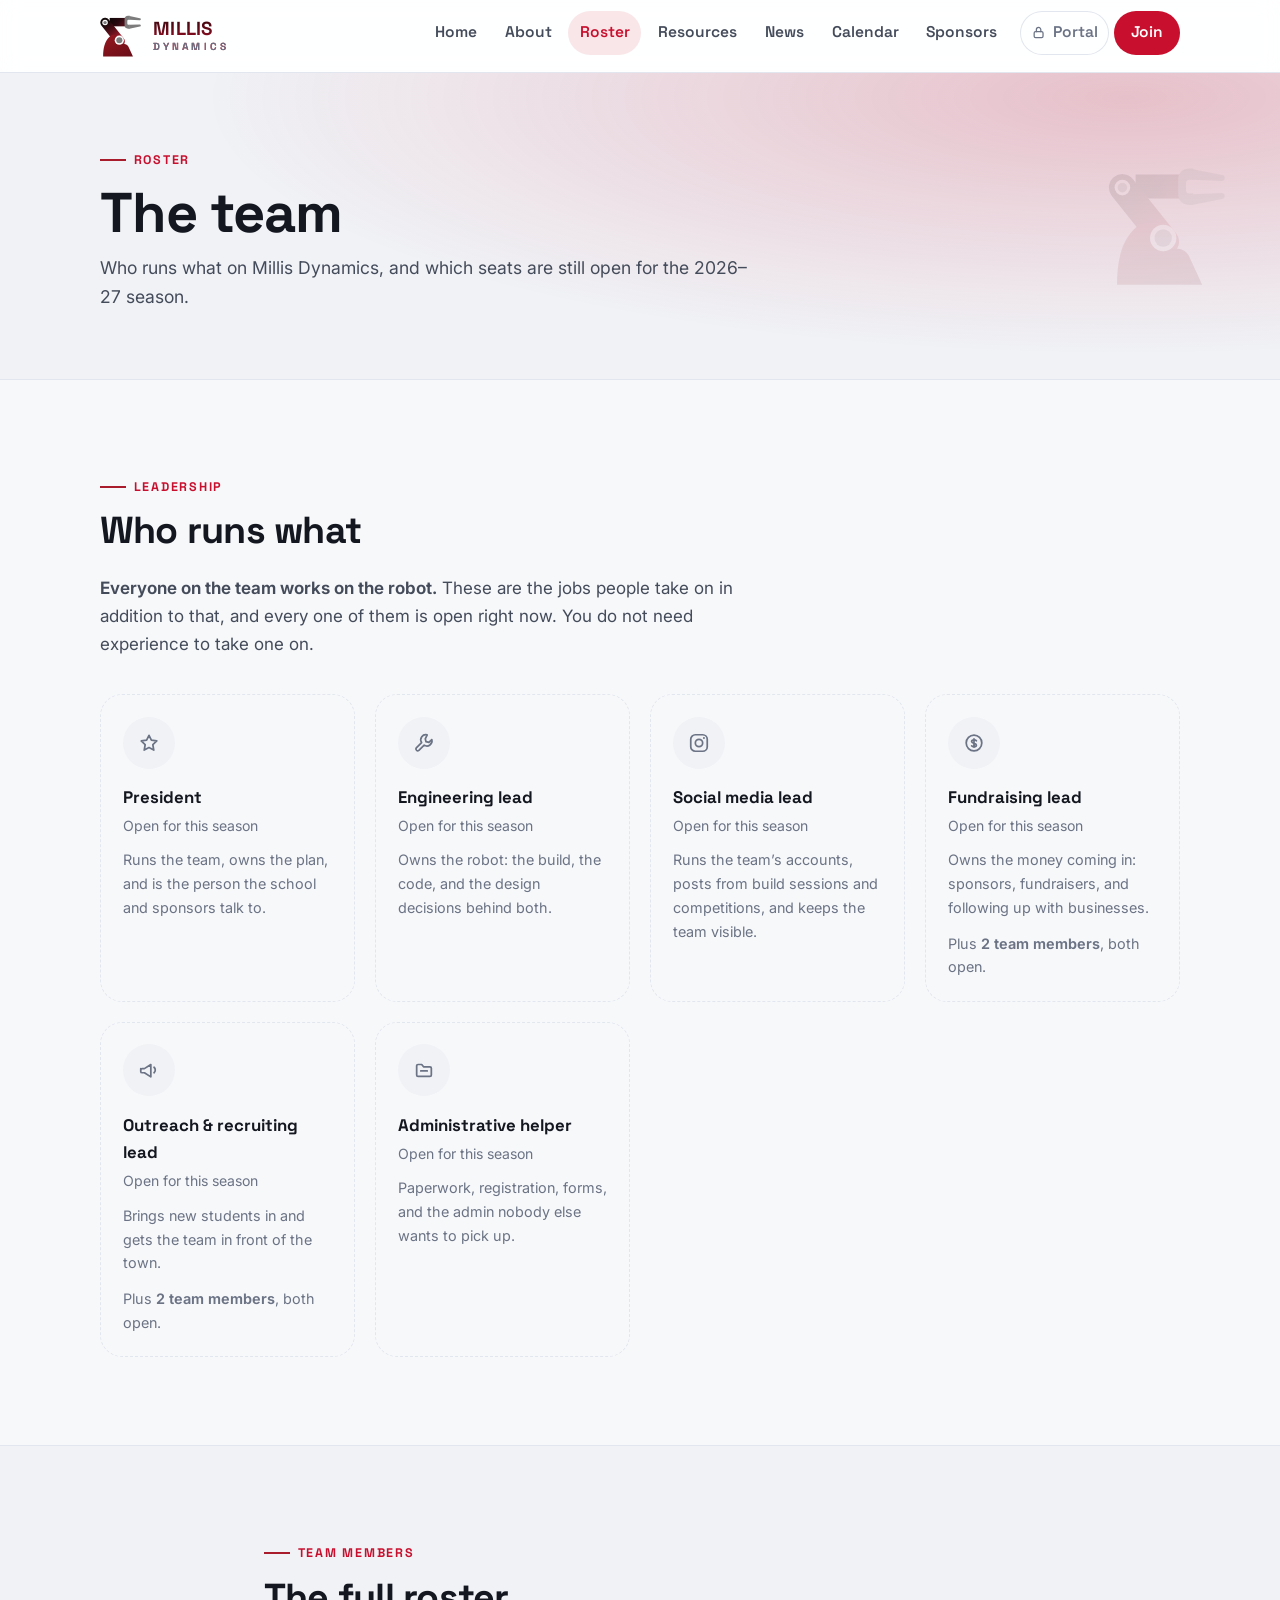
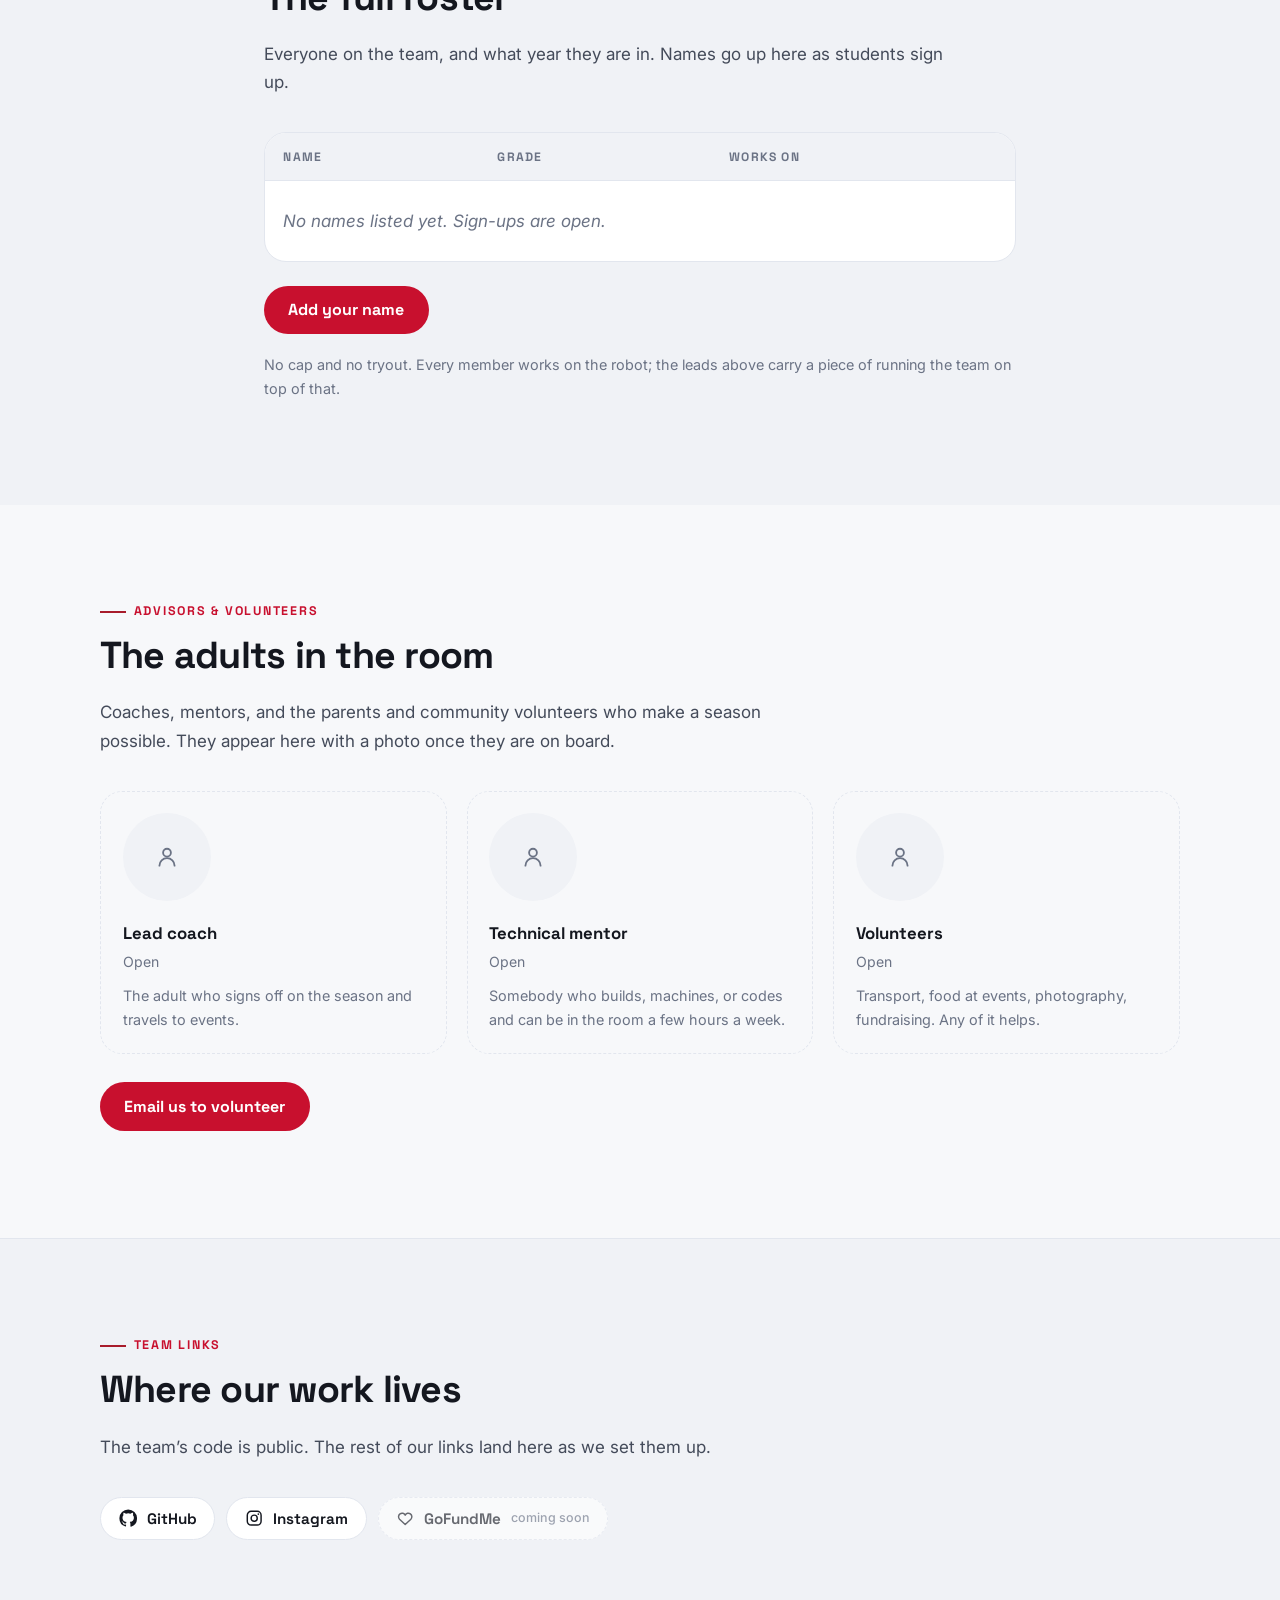
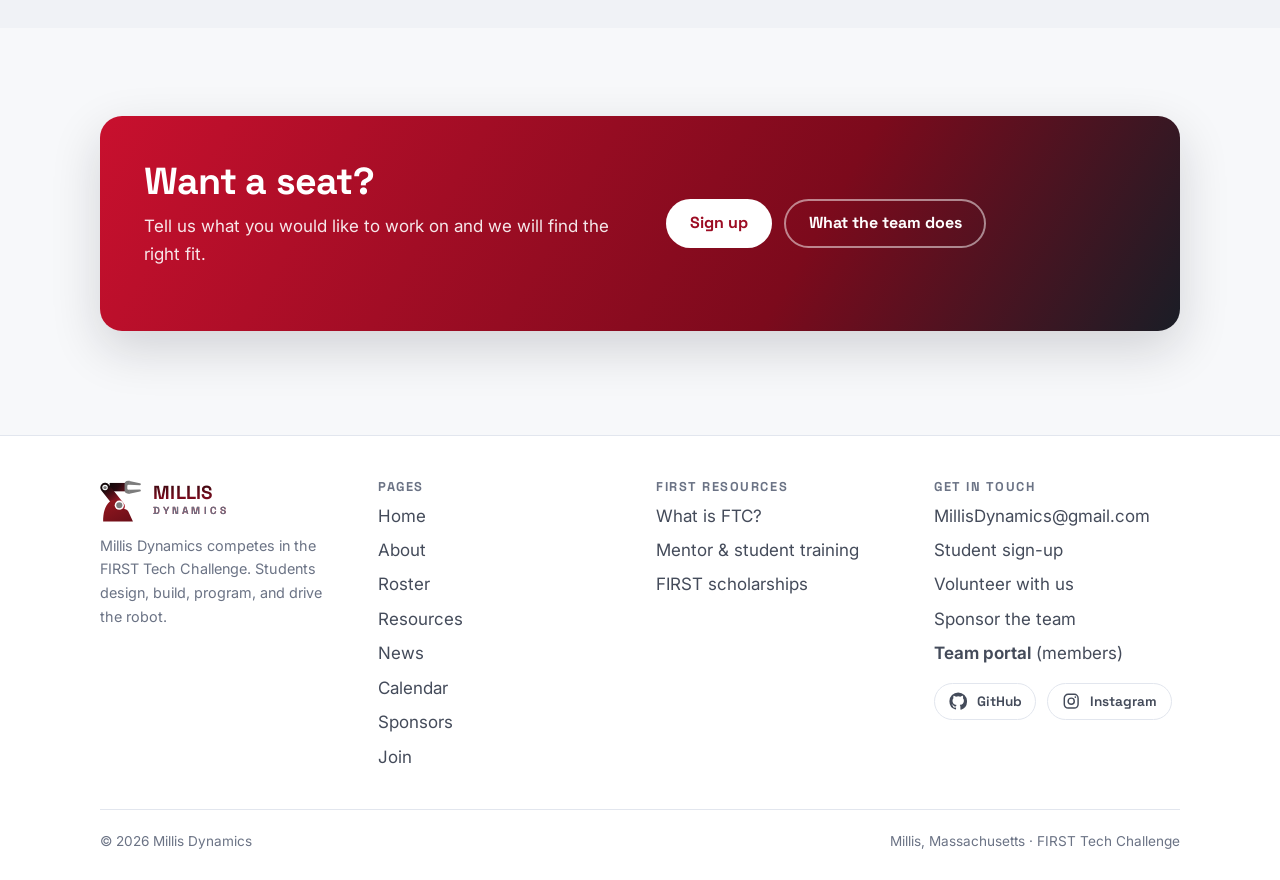
<file: roster.html>
<!DOCTYPE html>
<html lang="en">
<head>
<meta charset="utf-8">
<meta name="viewport" content="width=device-width, initial-scale=1">
<title>Roster | Millis Dynamics</title>
<meta name="description" content="The Millis Dynamics roster: president, engineering, social media, fundraising, outreach and admin roles, plus advisors and volunteers.">
<meta name="theme-color" content="#c8102e">
<link rel="icon" href="assets/img/favicon.svg" type="image/svg+xml">
<meta property="og:title" content="Roster | Millis Dynamics">
<meta property="og:description" content="The Millis Dynamics roster: president, engineering, social media, fundraising, outreach and admin roles, plus advisors and volunteers.">
<meta property="og:type" content="website">
<link rel="preconnect" href="https://fonts.googleapis.com">
<link rel="preconnect" href="https://fonts.gstatic.com" crossorigin>
<link href="https://fonts.googleapis.com/css2?family=Inter:wght@400;500;600&family=Space+Grotesk:wght@500;600;700&display=swap" rel="stylesheet">
<link rel="stylesheet" href="assets/css/styles.css">
</head>
<body>
<a class="skip-link" href="#main">Skip to content</a>

<header class="site-header">
  <div class="wrap site-header__inner">
    <a class="brand" href="index.html">
      <img src="assets/img/logo.svg" alt="" width="42" height="42">
      <span class="brand__name">Millis<span class="brand__tag">Dynamics</span></span>
    </a>
    <button class="nav-toggle" type="button" data-nav-toggle aria-expanded="false" aria-controls="site-nav">
      <span class="nav-toggle__bars" aria-hidden="true"><span></span></span> Menu
    </button>
    <nav class="site-nav" id="site-nav" data-nav aria-label="Main">
      <ul>
        <li><a href="index.html">Home</a></li>
        <li><a href="about.html">About</a></li>
        <li><a href="roster.html" aria-current="page">Roster</a></li>
        <li><a href="resources.html">Resources</a></li>
        <li><a href="news.html">News</a></li>
        <li><a href="calendar.html">Calendar</a></li>
        <li><a href="sponsors.html">Sponsors</a></li>
        <li class="nav-portal"><a href="portal.html"><svg viewBox="0 0 24 24" fill="none" stroke="currentColor" stroke-width="2" stroke-linecap="round" stroke-linejoin="round" aria-hidden="true"><rect x="5" y="10.5" width="14" height="9.5" rx="2.2"/><path d="M8.5 10.5V7.4a3.5 3.5 0 0 1 7 0v3.1"/></svg> Portal</a></li>
        <li class="nav-cta"><a href="join.html">Join</a></li>
      </ul>
    </nav>
  </div>
</header>

<main id="main">

  <section class="page-head">
    <div class="wrap">
      <div class="page-head__inner">
        <span class="eyebrow">Roster</span>
        <h1>The team</h1>
        <p>Who runs what on Millis Dynamics, and which seats are still open for the 2026&ndash;27 season.</p>
      </div>
      <img class="page-head__mark" src="assets/img/logo.svg" alt="" width="120" height="120">
    </div>
  </section>

  <section class="section">
    <div class="wrap">
      <div class="section-head">
        <span class="eyebrow">Leadership</span>
        <h2>Who runs what</h2>
        <p>
          <strong>Everyone on the team works on the robot.</strong> These are the jobs people take on
          in addition to that, and every one of them is open right now. You do not need experience to
          take one on.
        </p>
      </div>

      <!-- To fill a role, replace the card with a named one:
      <article class="member">
        <div class="member__avatar" aria-hidden="true">AB</div>
        <span class="member__name">Alex Brooks</span>
        <span class="member__role">Engineering lead</span>
        <div class="member__links">
          <a href="https://github.com/username" rel="noopener">GitHub</a>
        </div>
      </article>
      Swap the initials for a photo with:
        <div class="member__avatar"><img src="assets/img/team/alex.jpg" alt=""></div>
      -->
      <div class="member-grid">
        <article class="member member--open">
          <div class="member__avatar" aria-hidden="true">
            <svg viewBox="0 0 24 24" width="22" height="22" fill="none" stroke="currentColor" stroke-width="1.9" stroke-linecap="round" stroke-linejoin="round"><path d="M12 3.6l2.6 5.3 5.9.9-4.3 4.1 1 5.8-5.2-2.7-5.2 2.7 1-5.8-4.3-4.1 5.9-.9z"/></svg>
          </div>
          <span class="member__name">President</span>
          <span class="member__role">Open for this season</span>
          <p class="small muted" style="margin:.55rem 0 0">Runs the team, owns the plan, and is the person the school and sponsors talk to.</p>
        </article>
        <article class="member member--open">
          <div class="member__avatar" aria-hidden="true">
            <svg viewBox="0 0 24 24" width="22" height="22" fill="none" stroke="currentColor" stroke-width="1.9" stroke-linecap="round" stroke-linejoin="round"><path d="M15.5 3.2a5.5 5.5 0 0 0-6.1 8.3L3.6 17.3a2 2 0 0 0 2.8 2.8l5.8-5.8a5.5 5.5 0 0 0 8.3-6.1l-3.2 3.2-3.1-.8-.8-3.1z"/></svg>
          </div>
          <span class="member__name">Engineering lead</span>
          <span class="member__role">Open for this season</span>
          <p class="small muted" style="margin:.55rem 0 0">Owns the robot: the build, the code, and the design decisions behind both.</p>
        </article>
        <article class="member member--open">
          <div class="member__avatar" aria-hidden="true">
            <svg viewBox="0 0 24 24" width="22" height="22" fill="none" stroke="currentColor" stroke-width="1.9" stroke-linecap="round" stroke-linejoin="round"><rect x="3" y="3" width="18" height="18" rx="5"/><circle cx="12" cy="12" r="4"/><circle cx="17.4" cy="6.6" r="1.1" fill="currentColor" stroke="none"/></svg>
          </div>
          <span class="member__name">Social media lead</span>
          <span class="member__role">Open for this season</span>
          <p class="small muted" style="margin:.55rem 0 0">Runs the team’s accounts, posts from build sessions and competitions, and keeps the team visible.</p>
        </article>
        <article class="member member--open">
          <div class="member__avatar" aria-hidden="true">
            <svg viewBox="0 0 24 24" width="22" height="22" fill="none" stroke="currentColor" stroke-width="1.9" stroke-linecap="round" stroke-linejoin="round"><circle cx="12" cy="12" r="8.5"/><path d="M12 7.5v9M14.6 9.6c-.5-.7-1.5-1.1-2.6-1.1-1.5 0-2.6.7-2.6 1.9 0 2.6 5.2 1.3 5.2 3.9 0 1.2-1.1 1.9-2.6 1.9-1.1 0-2.1-.4-2.6-1.1"/></svg>
          </div>
          <span class="member__name">Fundraising lead</span>
          <span class="member__role">Open for this season</span>
          <p class="small muted" style="margin:.55rem 0 0">Owns the money coming in: sponsors, fundraisers, and following up with businesses.</p>
          <p class="small muted" style="margin:.6rem 0 0">Plus <strong>2 team members</strong>, both open.</p>
        </article>
        <article class="member member--open">
          <div class="member__avatar" aria-hidden="true">
            <svg viewBox="0 0 24 24" width="22" height="22" fill="none" stroke="currentColor" stroke-width="1.9" stroke-linecap="round" stroke-linejoin="round"><path d="M3 10.5v3a1.5 1.5 0 0 0 1.5 1.5H7l7 4.5V6L7 10.5H4.5A1.5 1.5 0 0 0 3 12z"/><path d="M17.5 9a4 4 0 0 1 0 6"/></svg>
          </div>
          <span class="member__name">Outreach &amp; recruiting lead</span>
          <span class="member__role">Open for this season</span>
          <p class="small muted" style="margin:.55rem 0 0">Brings new students in and gets the team in front of the town.</p>
          <p class="small muted" style="margin:.6rem 0 0">Plus <strong>2 team members</strong>, both open.</p>
        </article>
        <article class="member member--open">
          <div class="member__avatar" aria-hidden="true">
            <svg viewBox="0 0 24 24" width="22" height="22" fill="none" stroke="currentColor" stroke-width="1.9" stroke-linecap="round" stroke-linejoin="round"><path d="M4 7.5A1.5 1.5 0 0 1 5.5 6h4l2 2.5h7A1.5 1.5 0 0 1 20 10v7.5a1.5 1.5 0 0 1-1.5 1.5h-13A1.5 1.5 0 0 1 4 17.5z"/><path d="M8.5 13h7"/></svg>
          </div>
          <span class="member__name">Administrative helper</span>
          <span class="member__role">Open for this season</span>
          <p class="small muted" style="margin:.55rem 0 0">Paperwork, registration, forms, and the admin nobody else wants to pick up.</p>
        </article>
      </div>
    </div>
  </section>

  <section class="section section--tint section--edge" id="members">
    <div class="wrap" style="max-width:52rem">
      <div class="section-head">
        <span class="eyebrow">Team members</span>
        <h2>The full roster</h2>
        <p>
          Everyone on the team, and what year they are in. Names go up here as students sign up.
        </p>
      </div>

      <!-- Add a member by copying a row:
      <tr>
        <td>Alex Brooks</td>
        <td class="grade">11</td>
        <td class="role">Build</td>
      </tr>
      Delete the "nobody listed yet" row once the first name is in.
      -->
      <div class="table-scroll">
        <table class="roster">
          <thead>
            <tr>
              <th scope="col">Name</th>
              <th scope="col">Grade</th>
              <th scope="col">Works on</th>
            </tr>
          </thead>
          <tbody>
            <tr>
              <td class="empty" colspan="3">No names listed yet. Sign-ups are open.</td>
            </tr>
          </tbody>
        </table>
      </div>

      <p class="btn-row" style="margin-top:1.5rem">
        <a class="btn" href="join.html">Add your name</a>
      </p>
      <p class="small muted">
        No cap and no tryout. Every member works on the robot; the leads above carry a piece of
        running the team on top of that.
      </p>
    </div>
  </section>

  <section class="section" id="advisors">
    <div class="wrap">
      <div class="section-head">
        <span class="eyebrow">Advisors &amp; volunteers</span>
        <h2>The adults in the room</h2>
        <p>
          Coaches, mentors, and the parents and community volunteers who make a season possible. They
          appear here with a photo once they are on board.
        </p>
      </div>

      <!-- Add an advisor or volunteer by copying this and dropping a photo in assets/img/team/:
      <article class="member member--photo">
        <div class="member__avatar"><img src="assets/img/team/name.jpg" alt=""></div>
        <span class="member__name">Full Name</span>
        <span class="member__role">Lead coach</span>
      </article>
      -->
      <div class="member-grid">
        <article class="member member--photo member--open">
          <div class="member__avatar" aria-hidden="true">
            <svg viewBox="0 0 24 24" width="26" height="26" fill="none" stroke="currentColor" stroke-width="1.7" stroke-linecap="round" stroke-linejoin="round"><circle cx="12" cy="8" r="3.6"/><path d="M5 20a7 7 0 0 1 14 0"/></svg>
          </div>
          <span class="member__name">Lead coach</span>
          <span class="member__role">Open</span>
          <p class="small muted" style="margin:.55rem 0 0">The adult who signs off on the season and travels to events.</p>
        </article>
        <article class="member member--photo member--open">
          <div class="member__avatar" aria-hidden="true">
            <svg viewBox="0 0 24 24" width="26" height="26" fill="none" stroke="currentColor" stroke-width="1.7" stroke-linecap="round" stroke-linejoin="round"><circle cx="12" cy="8" r="3.6"/><path d="M5 20a7 7 0 0 1 14 0"/></svg>
          </div>
          <span class="member__name">Technical mentor</span>
          <span class="member__role">Open</span>
          <p class="small muted" style="margin:.55rem 0 0">Somebody who builds, machines, or codes and can be in the room a few hours a week.</p>
        </article>
        <article class="member member--photo member--open">
          <div class="member__avatar" aria-hidden="true">
            <svg viewBox="0 0 24 24" width="26" height="26" fill="none" stroke="currentColor" stroke-width="1.7" stroke-linecap="round" stroke-linejoin="round"><circle cx="12" cy="8" r="3.6"/><path d="M5 20a7 7 0 0 1 14 0"/></svg>
          </div>
          <span class="member__name">Volunteers</span>
          <span class="member__role">Open</span>
          <p class="small muted" style="margin:.55rem 0 0">Transport, food at events, photography, fundraising. Any of it helps.</p>
        </article>
      </div>

      <p class="btn-row" style="margin-top:1.75rem">
        <a class="btn" data-contact-email href="mailto:">Email us to volunteer</a>
      </p>
    </div>
  </section>

  <section class="section section--tint section--edge">
    <div class="wrap">
      <div class="section-head">
        <span class="eyebrow">Team links</span>
        <h2>Where our work lives</h2>
        <p>The team&rsquo;s code is public. The rest of our links land here as we set them up.</p>
      </div>
      <div class="social-row">
        <a class="social-btn" data-social-link="github" href="#"><svg viewBox="0 0 24 24" fill="currentColor" aria-hidden="true"><path d="M12 .5A11.5 11.5 0 0 0 .5 12a11.5 11.5 0 0 0 7.9 10.9c.6.1.8-.2.8-.6v-2c-3.2.7-3.9-1.5-3.9-1.5-.5-1.4-1.3-1.7-1.3-1.7-1-.7.1-.7.1-.7 1.1.1 1.7 1.2 1.7 1.2 1 1.7 2.7 1.2 3.4.9.1-.7.4-1.2.7-1.5-2.6-.3-5.3-1.3-5.3-5.8 0-1.3.5-2.3 1.2-3.2 0-.3-.5-1.5.1-3.1 0 0 1-.3 3.2 1.2a11 11 0 0 1 5.8 0c2.2-1.5 3.2-1.2 3.2-1.2.6 1.6.2 2.8.1 3.1.8.9 1.2 1.9 1.2 3.2 0 4.5-2.7 5.5-5.3 5.8.4.4.8 1.1.8 2.2v3.3c0 .4.2.7.8.6A11.5 11.5 0 0 0 23.5 12 11.5 11.5 0 0 0 12 .5z"/></svg> GitHub <small>coming soon</small></a>
        <a class="social-btn" data-social-link="instagram" href="#"><svg viewBox="0 0 24 24" fill="none" stroke="currentColor" stroke-width="1.9" stroke-linecap="round" aria-hidden="true"><rect x="3" y="3" width="18" height="18" rx="5"/><circle cx="12" cy="12" r="4"/><circle cx="17.4" cy="6.6" r="1.1" fill="currentColor" stroke="none"/></svg> Instagram <small>coming soon</small></a>
        <a class="social-btn" data-social-link="gofundme" href="#"><svg viewBox="0 0 24 24" fill="none" stroke="currentColor" stroke-width="1.9" stroke-linecap="round" stroke-linejoin="round" aria-hidden="true"><path d="M12 20.3l-7.4-7a4.6 4.6 0 1 1 7.4-5.3 4.6 4.6 0 1 1 7.4 5.3z"/></svg> GoFundMe <small>coming soon</small></a>
      </div>
    </div>
  </section>

  <section class="section">
    <div class="wrap">
      <div class="band">
        <div class="split split--even" style="align-items:center">
          <div>
            <h2 class="mb-0">Want a seat?</h2>
            <p style="margin-top:.6rem">Tell us what you would like to work on and we will find the right fit.</p>
          </div>
          <div class="btn-row">
            <a class="btn btn--accent" href="join.html">Sign up</a>
            <a class="btn btn--ghost" href="about.html">What the team does</a>
          </div>
        </div>
      </div>
    </div>
  </section>
</main>

<footer class="site-footer">
  <div class="wrap">
    <div class="site-footer__grid">
      <div>
        <a class="brand" href="index.html" style="margin-bottom:.75rem">
          <img src="assets/img/logo.svg" alt="" width="34" height="34">
          <span class="brand__name">Millis<span class="brand__tag">Dynamics</span></span>
        </a>
        <p class="small muted">
          Millis Dynamics competes in the FIRST Tech Challenge. Students design, build, program,
          and drive the robot.
        </p>
      </div>
      <div>
        <h4>Pages</h4>
        <ul>
          <li><a href="index.html">Home</a></li>
          <li><a href="about.html">About</a></li>
          <li><a href="roster.html">Roster</a></li>
          <li><a href="resources.html">Resources</a></li>
          <li><a href="news.html">News</a></li>
          <li><a href="calendar.html">Calendar</a></li>
          <li><a href="sponsors.html">Sponsors</a></li>
          <li><a href="join.html">Join</a></li>
        </ul>
      </div>
      <div>
        <h4>FIRST resources</h4>
        <ul>
          <li><a href="https://www.firstinspires.org/robotics/ftc" rel="noopener">What is FTC?</a></li>
          <li><a href="https://training.firstinspires.org/" rel="noopener">Mentor &amp; student training</a></li>
          <li><a href="https://scholarships.firstinspires.org/" rel="noopener">FIRST scholarships</a></li>
        </ul>
      </div>
      <div>
        <h4>Get in touch</h4>
        <ul>
          <li><a data-contact-email="show" href="mailto:">email us</a></li>
          <li><a href="join.html">Student sign-up</a></li>
          <li><a href="join.html#volunteer">Volunteer with us</a></li>
          <li><a href="sponsors.html">Sponsor the team</a></li>
          <li><a href="portal.html"><strong>Team portal</strong> (members)</a></li>
        </ul>
        <div class="social-row" style="margin-top:1rem">
          <a class="social-btn btn--sm" data-social-link="github" href="#" style="padding:.5rem .85rem;font-size:.85rem"><svg viewBox="0 0 24 24" fill="currentColor" aria-hidden="true"><path d="M12 .5A11.5 11.5 0 0 0 .5 12a11.5 11.5 0 0 0 7.9 10.9c.6.1.8-.2.8-.6v-2c-3.2.7-3.9-1.5-3.9-1.5-.5-1.4-1.3-1.7-1.3-1.7-1-.7.1-.7.1-.7 1.1.1 1.7 1.2 1.7 1.2 1 1.7 2.7 1.2 3.4.9.1-.7.4-1.2.7-1.5-2.6-.3-5.3-1.3-5.3-5.8 0-1.3.5-2.3 1.2-3.2 0-.3-.5-1.5.1-3.1 0 0 1-.3 3.2 1.2a11 11 0 0 1 5.8 0c2.2-1.5 3.2-1.2 3.2-1.2.6 1.6.2 2.8.1 3.1.8.9 1.2 1.9 1.2 3.2 0 4.5-2.7 5.5-5.3 5.8.4.4.8 1.1.8 2.2v3.3c0 .4.2.7.8.6A11.5 11.5 0 0 0 23.5 12 11.5 11.5 0 0 0 12 .5z"/></svg> GitHub <small>soon</small></a>
          <a class="social-btn btn--sm" data-social-link="instagram" href="#" style="padding:.5rem .85rem;font-size:.85rem"><svg viewBox="0 0 24 24" fill="none" stroke="currentColor" stroke-width="1.9" stroke-linecap="round" aria-hidden="true"><rect x="3" y="3" width="18" height="18" rx="5"/><circle cx="12" cy="12" r="4"/><circle cx="17.4" cy="6.6" r="1.1" fill="currentColor" stroke="none"/></svg> Instagram <small>soon</small></a>
        </div>
      </div>
    </div>
    <div class="site-footer__bottom">
      <span>&copy; <span data-year>2026</span> Millis Dynamics</span>
      <span>Millis, Massachusetts &middot; FIRST Tech Challenge</span>
    </div>
  </div>
</footer>

<script src="assets/js/config.js"></script>
<script src="assets/js/site.js"></script>
</body>
</html>
</file>
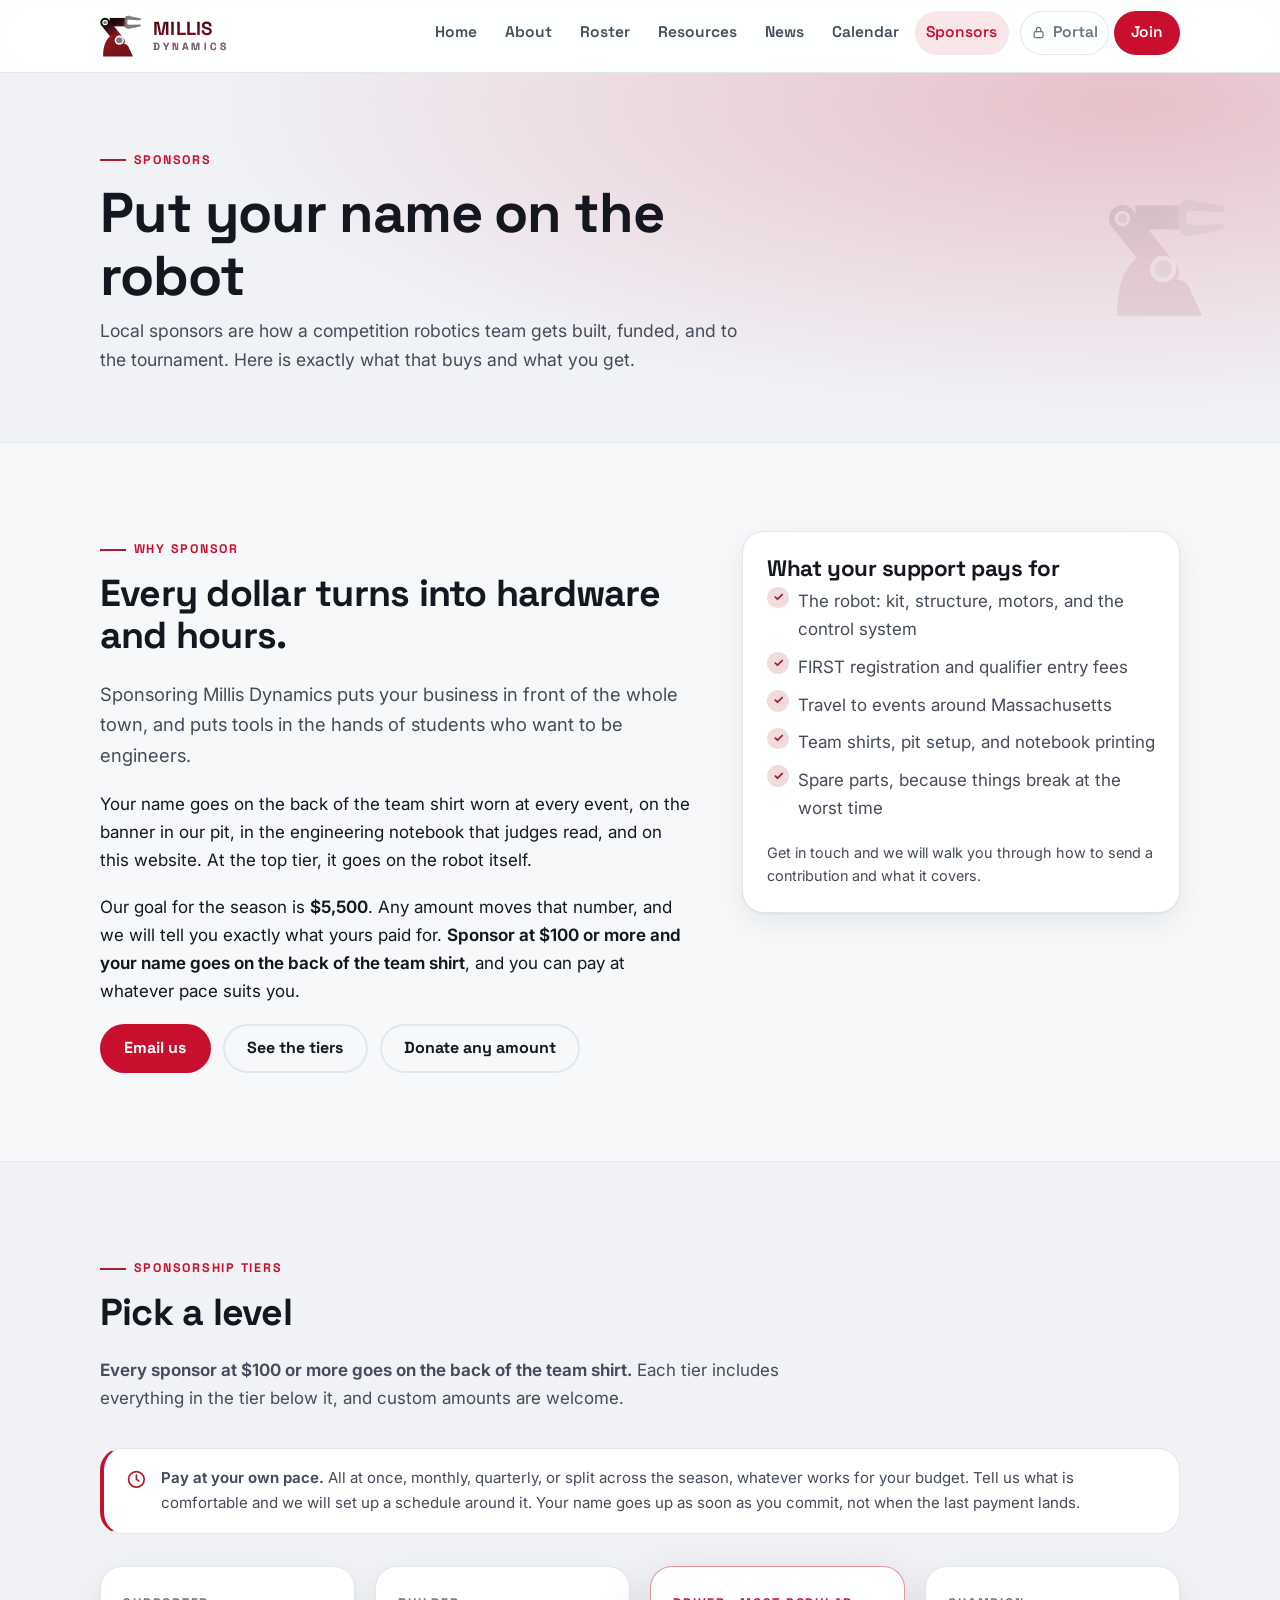
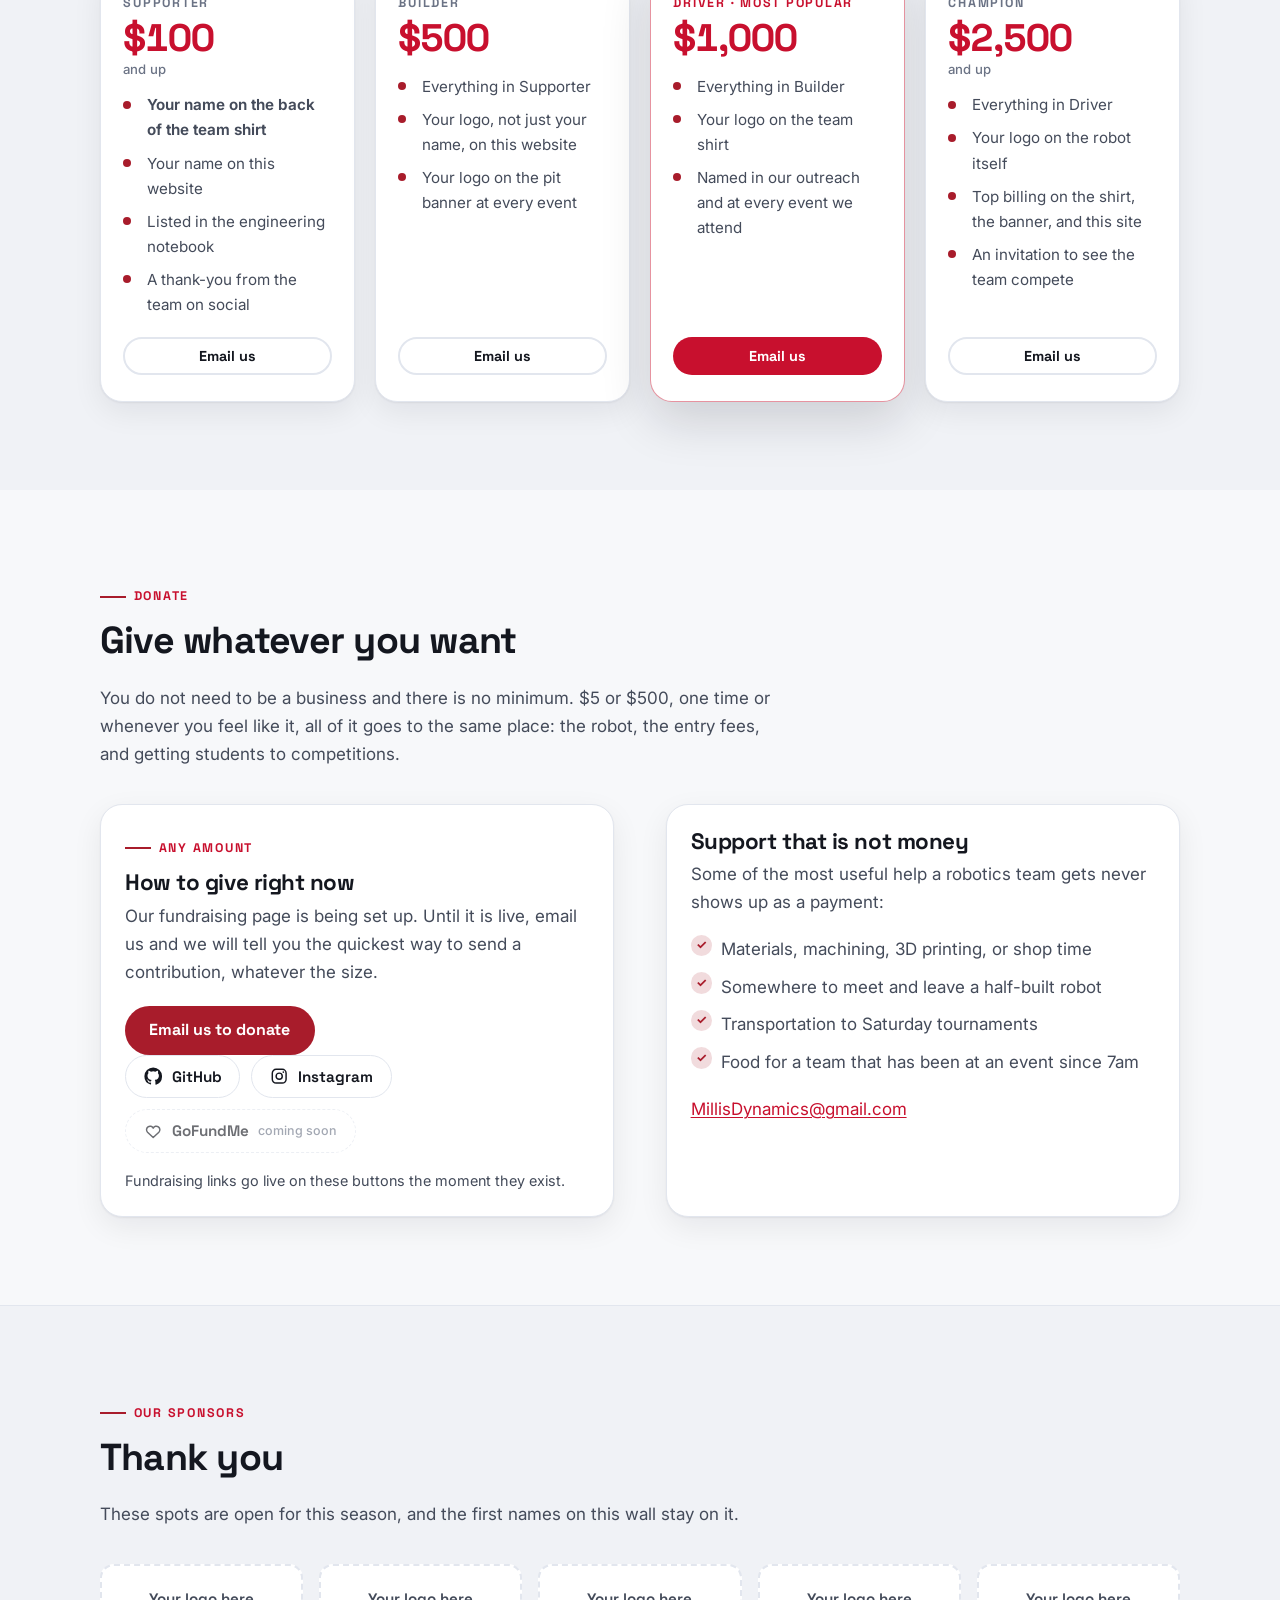
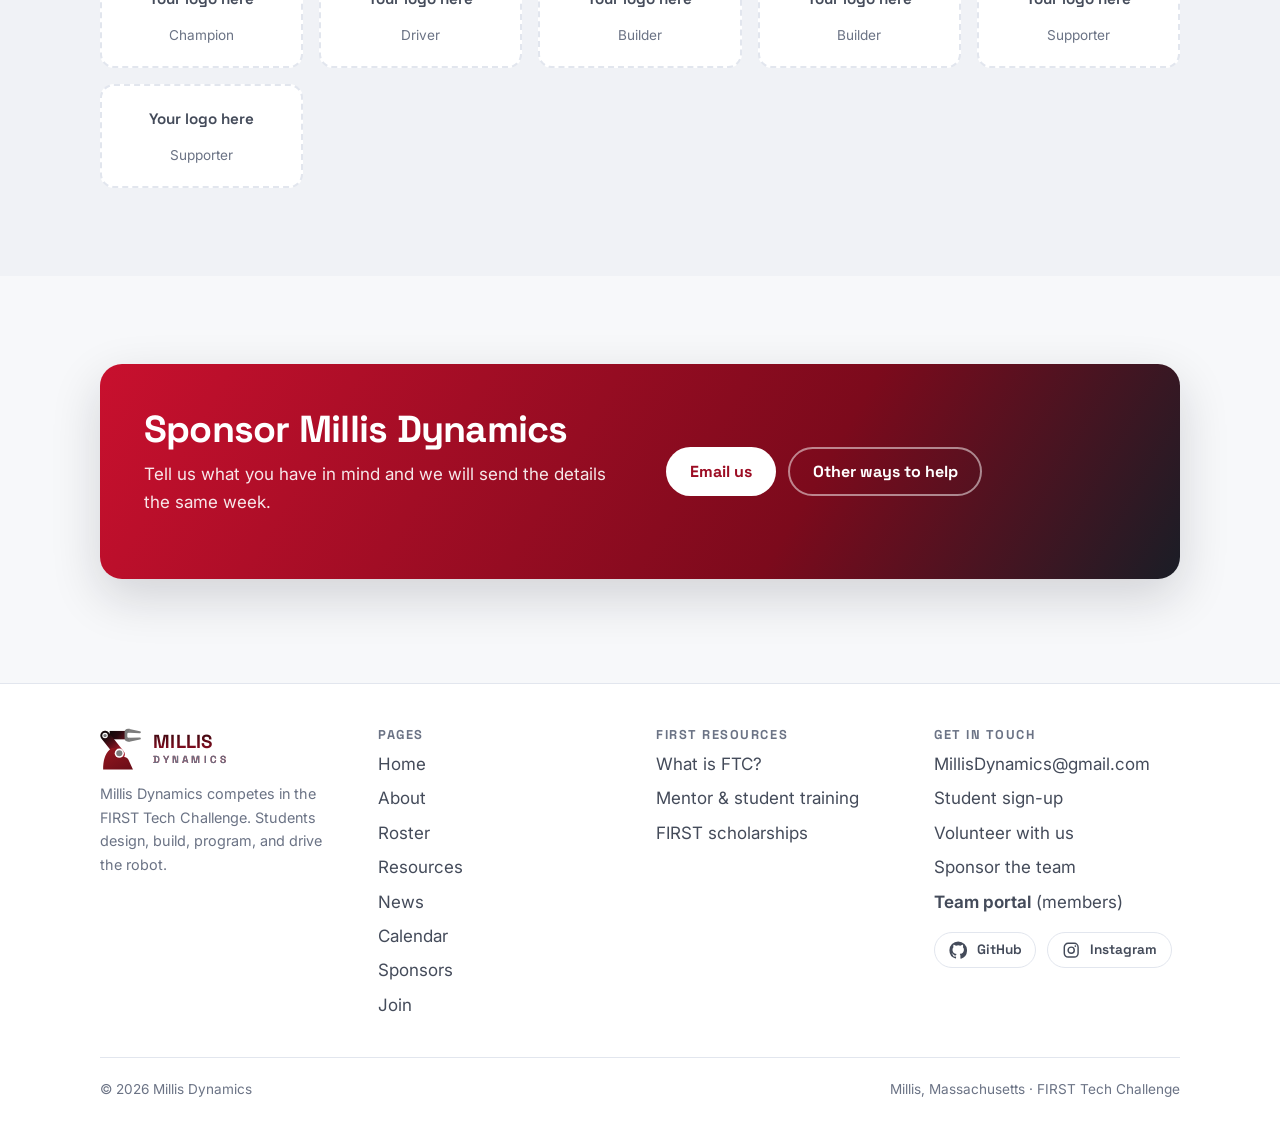
<file: sponsors.html>
<!DOCTYPE html>
<html lang="en">
<head>
<meta charset="utf-8">
<meta name="viewport" content="width=device-width, initial-scale=1">
<title>Sponsors | Millis Dynamics</title>
<meta name="description" content="Sponsorship tiers for the Millis Dynamics FTC team: get your business on the team shirt, the tournament banner, and the robot.">
<meta name="theme-color" content="#c8102e">
<link rel="icon" href="assets/img/favicon.svg" type="image/svg+xml">
<meta property="og:title" content="Sponsors | Millis Dynamics">
<meta property="og:description" content="Sponsorship tiers for the Millis Dynamics FTC team: get your business on the team shirt, the tournament banner, and the robot.">
<meta property="og:type" content="website">
<link rel="preconnect" href="https://fonts.googleapis.com">
<link rel="preconnect" href="https://fonts.gstatic.com" crossorigin>
<link href="https://fonts.googleapis.com/css2?family=Inter:wght@400;500;600&family=Space+Grotesk:wght@500;600;700&display=swap" rel="stylesheet">
<link rel="stylesheet" href="assets/css/styles.css">
</head>
<body>
<a class="skip-link" href="#main">Skip to content</a>

<header class="site-header">
  <div class="wrap site-header__inner">
    <a class="brand" href="index.html">
      <img src="assets/img/logo.svg" alt="" width="42" height="42">
      <span class="brand__name">Millis<span class="brand__tag">Dynamics</span></span>
    </a>
    <button class="nav-toggle" type="button" data-nav-toggle aria-expanded="false" aria-controls="site-nav">
      <span class="nav-toggle__bars" aria-hidden="true"><span></span></span> Menu
    </button>
    <nav class="site-nav" id="site-nav" data-nav aria-label="Main">
      <ul>
        <li><a href="index.html">Home</a></li>
        <li><a href="about.html">About</a></li>
        <li><a href="roster.html">Roster</a></li>
        <li><a href="resources.html">Resources</a></li>
        <li><a href="news.html">News</a></li>
        <li><a href="calendar.html">Calendar</a></li>
        <li><a href="sponsors.html" aria-current="page">Sponsors</a></li>
        <li class="nav-portal"><a href="portal.html"><svg viewBox="0 0 24 24" fill="none" stroke="currentColor" stroke-width="2" stroke-linecap="round" stroke-linejoin="round" aria-hidden="true"><rect x="5" y="10.5" width="14" height="9.5" rx="2.2"/><path d="M8.5 10.5V7.4a3.5 3.5 0 0 1 7 0v3.1"/></svg> Portal</a></li>
        <li class="nav-cta"><a href="join.html">Join</a></li>
      </ul>
    </nav>
  </div>
</header>

<main id="main">

  <section class="page-head">
    <div class="wrap">
      <div class="page-head__inner">
        <span class="eyebrow">Sponsors</span>
        <h1>Put your name on the robot</h1>
        <p>Local sponsors are how a competition robotics team gets built, funded, and to the tournament. Here is exactly what that buys and what you get.</p>
      </div>
      <img class="page-head__mark" src="assets/img/logo.svg" alt="" width="120" height="120">
    </div>
  </section>

  <section class="section">
    <div class="wrap split">
      <div>
        <span class="eyebrow">Why sponsor</span>
        <h2>Every dollar turns into hardware and hours.</h2>
        <p class="lede">
          Sponsoring Millis Dynamics puts your business in front of the whole town, and puts
          tools in the hands of students who want to be engineers.
        </p>
        <p>
          Your name goes on the back of the team shirt worn at every event, on the banner in our pit,
          in the engineering notebook that judges read, and on this website. At the top tier, it goes
          on the robot itself.
        </p>
        <p>
          Our goal for the season is <strong>$5,500</strong>. Any amount moves that number, and we
          will tell you exactly what yours paid for. <strong>Sponsor at $100 or more and your name
          goes on the back of the team shirt</strong>, and you can pay at whatever pace suits
          you.
        </p>
        <div class="btn-row">
          <a class="btn" data-contact-email href="mailto:">Email us</a>
          <a class="btn btn--ghost" href="#tiers">See the tiers</a>
          <a class="btn btn--ghost" href="#donate">Donate any amount</a>
        </div>
      </div>

      <aside class="card">
        <h3>What your support pays for</h3>
        <ul class="checks">
          <li>The robot: kit, structure, motors, and the control system</li>
          <li>FIRST registration and qualifier entry fees</li>
          <li>Travel to events around Massachusetts</li>
          <li>Team shirts, pit setup, and notebook printing</li>
          <li>Spare parts, because things break at the worst time</li>
        </ul>
        <p class="small muted mb-0">
          Get in touch and we will walk you through how to send a contribution and what it covers.
        </p>
      </aside>
    </div>
  </section>

  <section class="section section--tint section--edge" id="tiers">
    <div class="wrap">
      <div class="section-head">
        <span class="eyebrow">Sponsorship tiers</span>
        <h2>Pick a level</h2>
        <p>
          <strong>Every sponsor at $100 or more goes on the back of the team shirt.</strong>
          Each tier includes everything in the tier below it, and custom amounts are welcome.
        </p>
      </div>

      <div class="notice" style="margin-bottom:2rem">
        <svg viewBox="0 0 24 24" fill="none" stroke="currentColor" stroke-width="1.9" stroke-linecap="round" stroke-linejoin="round" aria-hidden="true">
          <circle cx="12" cy="12" r="9"/><path d="M12 7v5l3 2"/>
        </svg>
        <p>
          <strong>Pay at your own pace.</strong> All at once, monthly, quarterly, or split across the
          season, whatever works for your budget. Tell us what is comfortable and we will set up
          a schedule around it. Your name goes up as soon as you commit, not when the last payment lands.
        </p>
      </div>

      <div class="tier-grid">
        <article class="tier">
          <span class="tier__name">Supporter</span>
          <span class="tier__price">$100<small>and up</small></span>
          <ul>
            <li><strong>Your name on the back of the team shirt</strong></li>
            <li>Your name on this website</li>
            <li>Listed in the engineering notebook</li>
            <li>A thank-you from the team on social</li>
          </ul>
          <a class="btn btn--ghost btn--sm" data-contact-email href="mailto:">Email us</a>
        </article>

        <article class="tier">
          <span class="tier__name">Builder</span>
          <span class="tier__price">$500</span>
          <ul>
            <li>Everything in Supporter</li>
            <li>Your logo, not just your name, on this website</li>
            <li>Your logo on the pit banner at every event</li>
          </ul>
          <a class="btn btn--ghost btn--sm" data-contact-email href="mailto:">Email us</a>
        </article>

        <article class="tier tier--feature">
          <span class="tier__name">Driver &middot; most popular</span>
          <span class="tier__price">$1,000</span>
          <ul>
            <li>Everything in Builder</li>
            <li>Your logo on the team shirt</li>
            <li>Named in our outreach and at every event we attend</li>
          </ul>
          <a class="btn btn--sm" data-contact-email href="mailto:">Email us</a>
        </article>

        <article class="tier">
          <span class="tier__name">Champion</span>
          <span class="tier__price">$2,500<small>and up</small></span>
          <ul>
            <li>Everything in Driver</li>
            <li>Your logo on the robot itself</li>
            <li>Top billing on the shirt, the banner, and this site</li>
            <li>An invitation to see the team compete</li>
          </ul>
          <a class="btn btn--ghost btn--sm" data-contact-email href="mailto:">Email us</a>
        </article>
      </div>
    </div>
  </section>

  <section class="section" id="donate">
    <div class="wrap">
      <div class="section-head">
        <span class="eyebrow">Donate</span>
        <h2>Give whatever you want</h2>
        <p>
          You do not need to be a business and there is no minimum. $5 or $500, one time or whenever
          you feel like it, all of it goes to the same place: the robot, the entry fees, and getting
          students to competitions.
        </p>
      </div>

      <div class="split split--even" style="align-items:stretch">
        <div class="card">
          <span class="eyebrow">Any amount</span>
          <h3>How to give right now</h3>
          <p>
            Our fundraising page is being set up. Until it is live, email us and we will tell you the
            quickest way to send a contribution, whatever the size.
          </p>
          <div class="btn-row" style="margin-top:1.25rem">
            <a class="btn btn--accent" data-contact-email href="mailto:">Email us to donate</a>
          </div>
          <div class="social-row">
            <a class="social-btn" data-social-link="github" href="#"><svg viewBox="0 0 24 24" fill="currentColor" aria-hidden="true"><path d="M12 .5A11.5 11.5 0 0 0 .5 12a11.5 11.5 0 0 0 7.9 10.9c.6.1.8-.2.8-.6v-2c-3.2.7-3.9-1.5-3.9-1.5-.5-1.4-1.3-1.7-1.3-1.7-1-.7.1-.7.1-.7 1.1.1 1.7 1.2 1.7 1.2 1 1.7 2.7 1.2 3.4.9.1-.7.4-1.2.7-1.5-2.6-.3-5.3-1.3-5.3-5.8 0-1.3.5-2.3 1.2-3.2 0-.3-.5-1.5.1-3.1 0 0 1-.3 3.2 1.2a11 11 0 0 1 5.8 0c2.2-1.5 3.2-1.2 3.2-1.2.6 1.6.2 2.8.1 3.1.8.9 1.2 1.9 1.2 3.2 0 4.5-2.7 5.5-5.3 5.8.4.4.8 1.1.8 2.2v3.3c0 .4.2.7.8.6A11.5 11.5 0 0 0 23.5 12 11.5 11.5 0 0 0 12 .5z"/></svg> GitHub <small>coming soon</small></a>
            <a class="social-btn" data-social-link="instagram" href="#"><svg viewBox="0 0 24 24" fill="none" stroke="currentColor" stroke-width="1.9" stroke-linecap="round" aria-hidden="true"><rect x="3" y="3" width="18" height="18" rx="5"/><circle cx="12" cy="12" r="4"/><circle cx="17.4" cy="6.6" r="1.1" fill="currentColor" stroke="none"/></svg> Instagram <small>coming soon</small></a>
            <a class="social-btn" data-social-link="gofundme" href="#"><svg viewBox="0 0 24 24" fill="none" stroke="currentColor" stroke-width="1.9" stroke-linecap="round" stroke-linejoin="round" aria-hidden="true"><path d="M12 20.3l-7.4-7a4.6 4.6 0 1 1 7.4-5.3 4.6 4.6 0 1 1 7.4 5.3z"/></svg> GoFundMe <small>coming soon</small></a>
          </div>
          <p class="small muted" style="margin-top:1rem">
            Fundraising links go live on these buttons the moment they exist.
          </p>
        </div>

        <aside class="card">
          <h3>Support that is not money</h3>
          <p>
            Some of the most useful help a robotics team gets never shows up as a payment:
          </p>
          <ul class="checks">
            <li>Materials, machining, 3D printing, or shop time</li>
            <li>Somewhere to meet and leave a half-built robot</li>
            <li>Transportation to Saturday tournaments</li>
            <li>Food for a team that has been at an event since 7am</li>
          </ul>
          <p class="mb-0"><a data-contact-email="show" href="mailto:">email us</a></p>
        </aside>
      </div>
    </div>
  </section>

  <section class="section section--tint section--edge">
    <div class="wrap">
      <div class="section-head">
        <span class="eyebrow">Our sponsors</span>
        <h2>Thank you</h2>
        <p>These spots are open for this season, and the first names on this wall stay on it.</p>
      </div>
      <!-- Replace a slot with: <div class="sponsor-slot"><img src="assets/img/sponsors/name.svg" alt="Company name"></div> -->
      <div class="sponsor-grid">
        <div class="sponsor-slot"><strong>Your logo here</strong>Champion</div>
        <div class="sponsor-slot"><strong>Your logo here</strong>Driver</div>
        <div class="sponsor-slot"><strong>Your logo here</strong>Builder</div>
        <div class="sponsor-slot"><strong>Your logo here</strong>Builder</div>
        <div class="sponsor-slot"><strong>Your logo here</strong>Supporter</div>
        <div class="sponsor-slot"><strong>Your logo here</strong>Supporter</div>
      </div>
    </div>
  </section>

  <section class="section">
    <div class="wrap">
      <div class="band">
        <div class="split split--even" style="align-items:center">
          <div>
            <h2 class="mb-0">Sponsor Millis Dynamics</h2>
            <p style="margin-top:.6rem">Tell us what you have in mind and we will send the details the same week.</p>
          </div>
          <div class="btn-row">
            <a class="btn btn--accent" data-contact-email href="mailto:">Email us</a>
            <a class="btn btn--ghost" href="join.html">Other ways to help</a>
          </div>
        </div>
      </div>
    </div>
  </section>
</main>

<footer class="site-footer">
  <div class="wrap">
    <div class="site-footer__grid">
      <div>
        <a class="brand" href="index.html" style="margin-bottom:.75rem">
          <img src="assets/img/logo.svg" alt="" width="34" height="34">
          <span class="brand__name">Millis<span class="brand__tag">Dynamics</span></span>
        </a>
        <p class="small muted">
          Millis Dynamics competes in the FIRST Tech Challenge. Students design, build, program,
          and drive the robot.
        </p>
      </div>
      <div>
        <h4>Pages</h4>
        <ul>
          <li><a href="index.html">Home</a></li>
          <li><a href="about.html">About</a></li>
          <li><a href="roster.html">Roster</a></li>
          <li><a href="resources.html">Resources</a></li>
          <li><a href="news.html">News</a></li>
          <li><a href="calendar.html">Calendar</a></li>
          <li><a href="sponsors.html">Sponsors</a></li>
          <li><a href="join.html">Join</a></li>
        </ul>
      </div>
      <div>
        <h4>FIRST resources</h4>
        <ul>
          <li><a href="https://www.firstinspires.org/robotics/ftc" rel="noopener">What is FTC?</a></li>
          <li><a href="https://training.firstinspires.org/" rel="noopener">Mentor &amp; student training</a></li>
          <li><a href="https://scholarships.firstinspires.org/" rel="noopener">FIRST scholarships</a></li>
        </ul>
      </div>
      <div>
        <h4>Get in touch</h4>
        <ul>
          <li><a data-contact-email="show" href="mailto:">email us</a></li>
          <li><a href="join.html">Student sign-up</a></li>
          <li><a href="join.html#volunteer">Volunteer with us</a></li>
          <li><a href="sponsors.html">Sponsor the team</a></li>
          <li><a href="portal.html"><strong>Team portal</strong> (members)</a></li>
        </ul>
        <div class="social-row" style="margin-top:1rem">
          <a class="social-btn btn--sm" data-social-link="github" href="#" style="padding:.5rem .85rem;font-size:.85rem"><svg viewBox="0 0 24 24" fill="currentColor" aria-hidden="true"><path d="M12 .5A11.5 11.5 0 0 0 .5 12a11.5 11.5 0 0 0 7.9 10.9c.6.1.8-.2.8-.6v-2c-3.2.7-3.9-1.5-3.9-1.5-.5-1.4-1.3-1.7-1.3-1.7-1-.7.1-.7.1-.7 1.1.1 1.7 1.2 1.7 1.2 1 1.7 2.7 1.2 3.4.9.1-.7.4-1.2.7-1.5-2.6-.3-5.3-1.3-5.3-5.8 0-1.3.5-2.3 1.2-3.2 0-.3-.5-1.5.1-3.1 0 0 1-.3 3.2 1.2a11 11 0 0 1 5.8 0c2.2-1.5 3.2-1.2 3.2-1.2.6 1.6.2 2.8.1 3.1.8.9 1.2 1.9 1.2 3.2 0 4.5-2.7 5.5-5.3 5.8.4.4.8 1.1.8 2.2v3.3c0 .4.2.7.8.6A11.5 11.5 0 0 0 23.5 12 11.5 11.5 0 0 0 12 .5z"/></svg> GitHub <small>soon</small></a>
          <a class="social-btn btn--sm" data-social-link="instagram" href="#" style="padding:.5rem .85rem;font-size:.85rem"><svg viewBox="0 0 24 24" fill="none" stroke="currentColor" stroke-width="1.9" stroke-linecap="round" aria-hidden="true"><rect x="3" y="3" width="18" height="18" rx="5"/><circle cx="12" cy="12" r="4"/><circle cx="17.4" cy="6.6" r="1.1" fill="currentColor" stroke="none"/></svg> Instagram <small>soon</small></a>
        </div>
      </div>
    </div>
    <div class="site-footer__bottom">
      <span>&copy; <span data-year>2026</span> Millis Dynamics</span>
      <span>Millis, Massachusetts &middot; FIRST Tech Challenge</span>
    </div>
  </div>
</footer>

<script src="assets/js/config.js"></script>
<script src="assets/js/site.js"></script>
</body>
</html>
</file>
<file: assets/css/styles.css>
/* ==========================================================================
   Millis Dynamics site styles
   Single stylesheet, no build step. Edit the tokens below to re-skin the site.
   ========================================================================== */

/* --------------------------------------------------------------------------
   1. Tokens
   -------------------------------------------------------------------------- */

:root {
  /* Brand: swap these three to change the whole site's colour identity */
  --brand: #c8102e;          /* Millis red */
  --brand-dark: #9c0c23;
  --accent: #a81c2b;         /* deeper red, taken from the logo gradient */
  --accent-strong: #8b1523;  /* darker red for hover states */
  --accent-ink: #ffffff;     /* text that sits on top of the accent */

  /* Surfaces + text (light theme) */
  --bg: #f7f8fa;
  --surface: #ffffff;
  --surface-2: #f0f2f6;
  --ink: #14171f;
  --ink-2: #444b5a;
  --ink-3: #6b7385;
  --line: #e2e6ee;
  --scrim: rgba(12, 14, 20, 0.62);

  /* Type */
  --font-display: "Space Grotesk", "Trebuchet MS", "Segoe UI", system-ui, sans-serif;
  --font-body: "Inter", system-ui, -apple-system, "Segoe UI", Roboto, Helvetica, Arial, sans-serif;

  /* Spacing + shape */
  --page: 1160px;
  --gutter: clamp(1.15rem, 4vw, 2.5rem);
  --radius: 14px;
  --radius-lg: 22px;
  --shadow: 0 1px 2px rgba(16, 20, 30, 0.06), 0 10px 30px rgba(16, 20, 30, 0.07);
  --shadow-lg: 0 18px 50px rgba(16, 20, 30, 0.16);
}

@media (prefers-color-scheme: dark) {
  :root {
    --bg: #0f1218;
    --surface: #171b24;
    --surface-2: #1e232e;
    --ink: #f2f4f8;
    --ink-2: #c3c9d6;
    --ink-3: #949cae;
    --line: #2a3140;
    --scrim: rgba(6, 8, 12, 0.66);
    --shadow: 0 1px 2px rgba(0, 0, 0, 0.4), 0 10px 30px rgba(0, 0, 0, 0.35);
    --shadow-lg: 0 18px 50px rgba(0, 0, 0, 0.5);
    --accent: #ff8a99;
    --accent-strong: #ffa8b3;
    --accent-ink: #3a0510;
  }
}

/* --------------------------------------------------------------------------
   2. Base
   -------------------------------------------------------------------------- */

*,
*::before,
*::after { box-sizing: border-box; }

html {
  -webkit-text-size-adjust: 100%;
  scroll-behavior: smooth;
}

body {
  margin: 0;
  background: var(--bg);
  color: var(--ink);
  font-family: var(--font-body);
  font-size: 1.0625rem;
  line-height: 1.65;
  -webkit-font-smoothing: antialiased;
}

h1, h2, h3, h4 {
  font-family: var(--font-display);
  line-height: 1.12;
  letter-spacing: -0.02em;
  margin: 0 0 0.6em;
  font-weight: 700;
}

h1 { font-size: clamp(2.1rem, 5.4vw, 3.5rem); }
h2 { font-size: clamp(1.6rem, 3.4vw, 2.35rem); }
h3 { font-size: clamp(1.15rem, 2vw, 1.4rem); }
h4 { font-size: 1.0625rem; }

p, ul, ol { margin: 0 0 1.1em; }
li { margin-bottom: 0.35em; }

a {
  color: var(--brand);
  text-decoration-thickness: 1px;
  text-underline-offset: 2px;
}
a:hover { color: var(--brand-dark); }

@media (prefers-color-scheme: dark) {
  a { color: var(--accent); }
  a:hover { color: #fff; }
}

img { max-width: 100%; display: block; }
strong { font-weight: 650; }

/* Class-based display rules below would otherwise beat the UA [hidden] rule. */
[hidden] { display: none !important; }

hr { border: 0; border-top: 1px solid var(--line); margin: 2.5rem 0; }

:focus-visible {
  outline: 3px solid var(--accent);
  outline-offset: 2px;
  border-radius: 4px;
}

.skip-link {
  position: absolute;
  left: 0.75rem;
  top: -4rem;
  z-index: 100;
  background: var(--brand);
  color: #fff;
  padding: 0.7rem 1.1rem;
  border-radius: 0 0 var(--radius) var(--radius);
  font-weight: 600;
  transition: top 0.15s ease;
}
.skip-link:focus { top: 0; color: #fff; }

/* --------------------------------------------------------------------------
   3. Layout helpers
   -------------------------------------------------------------------------- */

.wrap {
  width: 100%;
  max-width: var(--page);
  margin-inline: auto;
  padding-inline: var(--gutter);
}

.section { padding-block: clamp(3rem, 7vw, 5.5rem); }
.section--tint { background: var(--surface-2); }
.section--edge { border-top: 1px solid var(--line); }

.section-head { max-width: 62ch; margin-bottom: 2.25rem; }
.section-head p { color: var(--ink-2); margin-bottom: 0; }

.eyebrow {
  display: inline-flex;
  align-items: center;
  gap: 0.5rem;
  font-family: var(--font-display);
  font-size: 0.78rem;
  font-weight: 700;
  letter-spacing: 0.14em;
  text-transform: uppercase;
  color: var(--brand);
  margin-bottom: 0.75rem;
}
.eyebrow::before {
  content: "";
  width: 1.6rem;
  height: 2px;
  background: var(--accent);
}
@media (prefers-color-scheme: dark) {
  .eyebrow { color: var(--accent); }
}

.grid { display: grid; gap: 1.25rem; }
.grid--2 { grid-template-columns: repeat(auto-fit, minmax(min(100%, 22rem), 1fr)); }
.grid--3 { grid-template-columns: repeat(auto-fit, minmax(min(100%, 17rem), 1fr)); }
.grid--4 { grid-template-columns: repeat(auto-fit, minmax(min(100%, 13rem), 1fr)); }

.split {
  display: grid;
  gap: clamp(1.5rem, 4vw, 3.5rem);
  align-items: start;
  grid-template-columns: 1fr;
}
@media (min-width: 60rem) {
  .split { grid-template-columns: 1.35fr 1fr; }
  .split--even { grid-template-columns: 1fr 1fr; }
}

.lede { font-size: 1.15rem; color: var(--ink-2); }
.muted { color: var(--ink-3); }
.small { font-size: 0.9rem; }
.center { text-align: center; }
.stack > * + * { margin-top: 1rem; }
.mb-0 { margin-bottom: 0; }

/* --------------------------------------------------------------------------
   4. Buttons + pills
   -------------------------------------------------------------------------- */

.btn {
  display: inline-flex;
  align-items: center;
  justify-content: center;
  gap: 0.5rem;
  font-family: var(--font-display);
  font-weight: 700;
  font-size: 1rem;
  line-height: 1;
  padding: 0.9rem 1.4rem;
  border-radius: 999px;
  border: 2px solid transparent;
  background: var(--brand);
  color: #fff;
  text-decoration: none;
  cursor: pointer;
  transition: transform 0.12s ease, background-color 0.15s ease, border-color 0.15s ease, color 0.15s ease;
}
.btn:hover { background: var(--brand-dark); color: #fff; transform: translateY(-1px); }

.btn--ghost {
  background: transparent;
  color: var(--ink);
  border-color: var(--line);
}
.btn--ghost:hover { background: var(--surface); color: var(--ink); border-color: var(--ink-3); }

.btn--accent { background: var(--accent); color: var(--accent-ink); }
.btn--accent:hover { background: var(--accent-strong); color: var(--accent-ink); }

.btn--sm { padding: 0.62rem 1rem; font-size: 0.9rem; }

.btn-row {
  display: flex;
  flex-wrap: wrap;
  gap: 0.75rem;
  align-items: center;
}

.pill {
  display: inline-block;
  font-family: var(--font-display);
  font-size: 0.72rem;
  font-weight: 700;
  letter-spacing: 0.08em;
  text-transform: uppercase;
  padding: 0.3rem 0.65rem;
  border-radius: 999px;
  background: var(--surface-2);
  color: var(--ink-2);
  border: 1px solid var(--line);
}
.pill--brand { background: color-mix(in srgb, var(--brand) 12%, transparent); color: var(--brand); border-color: color-mix(in srgb, var(--brand) 30%, transparent); }
.pill--accent { background: color-mix(in srgb, var(--accent) 14%, transparent); color: #8b1523; border-color: color-mix(in srgb, var(--accent) 40%, transparent); }
@media (prefers-color-scheme: dark) {
  .pill--brand { color: #ff8095; }
  .pill--accent { color: var(--accent); }
}

/* --------------------------------------------------------------------------
   5. Header + nav
   -------------------------------------------------------------------------- */

.site-header {
  position: sticky;
  top: 0;
  z-index: 50;
  background: color-mix(in srgb, var(--surface) 88%, transparent);
  backdrop-filter: blur(10px);
  border-bottom: 1px solid var(--line);
}

.site-header__inner {
  display: flex;
  align-items: center;
  justify-content: space-between;
  gap: 1rem;
  min-height: 4.5rem;
}

.brand {
  display: inline-flex;
  align-items: center;
  gap: 0.7rem;
  text-decoration: none;
  color: var(--ink);
}
.brand:hover { color: var(--ink); }
.brand img { width: 42px; height: 42px; flex: none; }
.brand__name {
  font-family: var(--font-display);
  font-weight: 700;
  font-size: 1.18rem;
  letter-spacing: 0.01em;
  line-height: 1;
  text-transform: uppercase;
  color: var(--ink);
}
@supports ((-webkit-background-clip: text) or (background-clip: text)) {
  /* background-image, not the `background` shorthand; the shorthand would
     reset background-clip and paint the gradient as a solid block. */
  .brand__name {
    background-image: linear-gradient(180deg, #3d0810 0%, var(--brand) 100%);
    -webkit-background-clip: text;
    background-clip: text;
    color: transparent;
  }
  @media (prefers-color-scheme: dark) {
    .brand__name { background-image: linear-gradient(180deg, #ffa8b3 0%, #e63950 100%); }
  }
}
.brand__tag {
  display: block;
  font-family: var(--font-display);
  font-size: 0.64rem;
  font-weight: 600;
  letter-spacing: 0.3em;
  text-transform: uppercase;
  color: var(--ink-3);
  margin-top: 3px;
}

.nav-toggle {
  display: inline-flex;
  align-items: center;
  gap: 0.5rem;
  background: transparent;
  border: 1px solid var(--line);
  border-radius: 999px;
  color: var(--ink);
  font: inherit;
  font-size: 0.9rem;
  padding: 0.5rem 0.9rem;
  cursor: pointer;
}
.nav-toggle__bars { position: relative; width: 16px; height: 10px; }
.nav-toggle__bars::before,
.nav-toggle__bars::after,
.nav-toggle__bars span {
  content: "";
  position: absolute;
  left: 0;
  right: 0;
  height: 2px;
  background: currentColor;
  border-radius: 2px;
}
.nav-toggle__bars::before { top: 0; }
.nav-toggle__bars span { top: 4px; }
.nav-toggle__bars::after { bottom: 0; }

.site-nav ul {
  list-style: none;
  display: flex;
  align-items: center;
  gap: 0.35rem;
  margin: 0;
  padding: 0;
}
.site-nav a {
  display: block;
  padding: 0.55rem 0.7rem;
  border-radius: 999px;
  font-family: var(--font-display);
  font-weight: 600;
  font-size: 0.97rem;
  color: var(--ink-2);
  text-decoration: none;
}
.site-nav a:hover { background: var(--surface-2); color: var(--ink); }
.site-nav a[aria-current="page"] { color: var(--brand); background: color-mix(in srgb, var(--brand) 10%, transparent); }
@media (prefers-color-scheme: dark) {
  .site-nav a[aria-current="page"] { color: var(--accent); background: color-mix(in srgb, var(--accent) 14%, transparent); }
}
.site-nav .nav-cta a {
  background: var(--brand);
  color: #fff;
  padding-inline: 1.05rem;
}
.site-nav .nav-cta a:hover { background: var(--brand-dark); color: #fff; }

@media (max-width: 68rem) {
  .site-nav {
    display: none;
    position: absolute;
    inset-inline: 0;
    top: 100%;
    background: var(--surface);
    border-bottom: 1px solid var(--line);
    box-shadow: var(--shadow);
    padding: 0.6rem var(--gutter) 1.1rem;
  }
  .site-nav.is-open { display: block; }
  .site-nav ul { flex-direction: column; align-items: stretch; gap: 0.15rem; }
  .site-nav a { padding: 0.8rem 0.9rem; border-radius: var(--radius); }
  .site-nav .nav-cta a { margin-top: 0.4rem; text-align: center; }
}
@media (min-width: 68.0625rem) {
  .nav-toggle { display: none; }
}

/* --------------------------------------------------------------------------
   6. Hero + shuffling banner
   -------------------------------------------------------------------------- */

.hero { position: relative; background: #0f1218; }

.banner {
  position: relative;
  isolation: isolate;
  min-height: clamp(26rem, 62vh, 34rem);
  display: grid;
  align-items: end;
  overflow: hidden;
}

.banner__slides {
  position: absolute;
  inset: 0;
  z-index: -2;
}
.banner__slide {
  position: absolute;
  inset: 0;
  width: 100%;
  height: 100%;
  object-fit: cover;
  opacity: 0;
  transform: scale(1.03);
  transition: opacity 900ms ease, transform 7s linear;
}
.banner__slide.is-active { opacity: 1; transform: scale(1); }

.banner::after {
  content: "";
  position: absolute;
  inset: 0;
  z-index: -1;
  background:
    linear-gradient(to top, var(--scrim) 0%, rgba(12, 14, 20, 0.45) 45%, rgba(12, 14, 20, 0.25) 100%),
    linear-gradient(105deg, rgba(200, 16, 46, 0.35), rgba(12, 14, 20, 0) 62%);
}

.banner__body {
  position: relative;
  padding-block: clamp(2.5rem, 7vw, 4.5rem);
  color: #fff;
  max-width: 46rem;
}
.banner__body h1 { color: #fff; text-shadow: 0 2px 24px rgba(0, 0, 0, 0.35); }
.banner__body p {
  color: rgba(255, 255, 255, 0.9);
  font-size: 1.15rem;
  max-width: 42rem;
}
.banner__kicker {
  display: inline-flex;
  align-items: center;
  gap: 0.55rem;
  font-family: var(--font-display);
  font-size: 0.78rem;
  font-weight: 700;
  letter-spacing: 0.14em;
  text-transform: uppercase;
  color: var(--accent);
  background: rgba(10, 12, 18, 0.5);
  border: 1px solid rgba(255, 255, 255, 0.18);
  padding: 0.4rem 0.8rem;
  border-radius: 999px;
  margin-bottom: 1.1rem;
}

.banner__ui {
  position: absolute;
  right: var(--gutter);
  bottom: clamp(1rem, 3vw, 1.75rem);
  display: flex;
  align-items: center;
  gap: 0.75rem;
  z-index: 2;
}
.banner__dots { display: flex; gap: 0.4rem; }
.banner__dot {
  width: 10px;
  height: 10px;
  padding: 0;
  border-radius: 999px;
  border: 1px solid rgba(255, 255, 255, 0.75);
  background: transparent;
  cursor: pointer;
}
.banner__dot[aria-pressed="true"] { background: #fff; transform: scale(1.15); }
.banner__arrows { display: flex; gap: 0.35rem; }
.banner__arrow {
  width: 2.4rem;
  height: 2.4rem;
  display: grid;
  place-items: center;
  border-radius: 999px;
  border: 1px solid rgba(255, 255, 255, 0.35);
  background: rgba(10, 12, 18, 0.45);
  color: #fff;
  font-size: 1.1rem;
  line-height: 1;
  cursor: pointer;
}
.banner__arrow:hover { background: rgba(10, 12, 18, 0.75); }

/* The banner is always dark, so the ghost button can't inherit the page ink. */
.banner__body .btn--ghost {
  color: #fff;
  border-color: rgba(255, 255, 255, 0.55);
  background: rgba(10, 12, 18, 0.28);
}
.banner__body .btn--ghost:hover {
  color: #fff;
  border-color: #fff;
  background: rgba(255, 255, 255, 0.16);
}

.banner__caption {
  margin: 1.35rem 0 0;
  font-size: 0.8rem;
  color: rgba(255, 255, 255, 0.68);
  max-width: 26rem;
}

@media (max-width: 40rem) {
  .banner__arrows { display: none; }
  /* Dots move to the centre, so the copy needs room to clear them. */
  .banner__ui { right: 50%; transform: translateX(50%); }
  .banner__body { padding-bottom: 4rem; }
}

/* Compact page header used on the interior pages */
.page-head {
  position: relative;
  overflow: hidden;
  background:
    radial-gradient(120% 140% at 88% 8%, rgba(200, 16, 46, 0.22), transparent 60%),
    var(--surface-2);
  border-bottom: 1px solid var(--line);
  padding-block: clamp(2.5rem, 6vw, 4.25rem);
}
.page-head__inner { max-width: 60ch; position: relative; }
.page-head h1 { margin-bottom: 0.5rem; }
.page-head p { color: var(--ink-2); font-size: 1.1rem; margin-bottom: 0; }
.page-head__mark {
  position: absolute;
  right: calc(var(--gutter) - 1rem);
  top: 50%;
  transform: translateY(-50%);
  width: clamp(7rem, 16vw, 11rem);
  opacity: 0.09;
  pointer-events: none;
}
@media (max-width: 52rem) {
  .page-head__mark { display: none; }
}

/* --------------------------------------------------------------------------
   7. Cards, stats, lists
   -------------------------------------------------------------------------- */

.card {
  background: var(--surface);
  border: 1px solid var(--line);
  border-radius: var(--radius-lg);
  padding: 1.5rem;
  box-shadow: var(--shadow);
}
.card > :last-child { margin-bottom: 0; }
.card--flat { box-shadow: none; }
.card__icon {
  width: 2.6rem;
  height: 2.6rem;
  display: grid;
  place-items: center;
  border-radius: 12px;
  background: color-mix(in srgb, var(--brand) 12%, transparent);
  color: var(--brand);
  font-size: 1.3rem;
  margin-bottom: 0.9rem;
}
.card__icon svg { width: 1.4rem; height: 1.4rem; display: block; }
@media (prefers-color-scheme: dark) {
  .card__icon { background: color-mix(in srgb, var(--accent) 16%, transparent); color: var(--accent); }
}
.card h3 { margin-bottom: 0.4rem; }
.card p { color: var(--ink-2); }
.card p:last-child { margin-bottom: 0; }

.card-link {
  display: block;
  text-decoration: none;
  color: inherit;
  transition: transform 0.14s ease, box-shadow 0.14s ease;
}
.card-link:hover { transform: translateY(-3px); box-shadow: var(--shadow-lg); color: inherit; }

.stat-row {
  display: grid;
  gap: 1px;
  grid-template-columns: repeat(auto-fit, minmax(min(100%, 11rem), 1fr));
  background: var(--line);
  border: 1px solid var(--line);
  border-radius: var(--radius-lg);
  overflow: hidden;
}
.stat {
  background: var(--surface);
  padding: 1.4rem 1.25rem;
}
.stat__num {
  font-family: var(--font-display);
  font-size: clamp(1.7rem, 3.4vw, 2.3rem);
  font-weight: 700;
  line-height: 1;
  letter-spacing: -0.03em;
  color: var(--brand);
}
@media (prefers-color-scheme: dark) {
  .stat__num { color: var(--accent); }
}
.stat__label {
  display: block;
  margin-top: 0.4rem;
  font-size: 0.88rem;
  color: var(--ink-3);
}

.checks { list-style: none; padding: 0; }
.checks li {
  position: relative;
  padding-left: 1.9rem;
  margin-bottom: 0.6rem;
  color: var(--ink-2);
}
.checks li::before {
  content: "✓";
  position: absolute;
  left: 0;
  top: -0.05em;
  width: 1.35rem;
  height: 1.35rem;
  display: grid;
  place-items: center;
  border-radius: 999px;
  background: color-mix(in srgb, var(--accent) 16%, transparent);
  color: var(--accent);
  font-size: 0.78rem;
  font-weight: 700;
}

/* Timeline (About page) */
.timeline { list-style: none; margin: 0; padding: 0 0 0 1.75rem; position: relative; }
.timeline::before {
  content: "";
  position: absolute;
  left: 0.34rem;
  top: 0.5rem;
  bottom: 0.5rem;
  width: 2px;
  background: linear-gradient(var(--brand), var(--accent));
  border-radius: 2px;
}
.timeline > li { position: relative; margin-bottom: 1.65rem; }
.timeline > li::before {
  content: "";
  position: absolute;
  left: -1.75rem;
  top: 0.5rem;
  width: 0.8rem;
  height: 0.8rem;
  border-radius: 999px;
  background: var(--surface);
  border: 3px solid var(--brand);
}
.timeline__when {
  display: block;
  font-family: var(--font-display);
  font-size: 0.8rem;
  font-weight: 700;
  letter-spacing: 0.08em;
  text-transform: uppercase;
  color: var(--ink-3);
  margin-bottom: 0.15rem;
}
.timeline h3 { font-size: 1.1rem; margin-bottom: 0.3rem; }
.timeline p { color: var(--ink-2); margin-bottom: 0; }

/* Key-dates list */
.dates { list-style: none; margin: 0; padding: 0; }
.dates li {
  display: flex;
  flex-wrap: wrap;
  gap: 0.25rem 1rem;
  align-items: baseline;
  padding: 0.95rem 0;
  border-bottom: 1px dashed var(--line);
}
.dates li:last-child { border-bottom: 0; }
.dates__when {
  font-family: var(--font-display);
  font-weight: 700;
  color: var(--brand);
  min-width: 9.5rem;
}
@media (prefers-color-scheme: dark) {
  .dates__when { color: var(--accent); }
}
.dates__what { flex: 1 1 16rem; }
.dates__what small { display: block; color: var(--ink-3); }

/* Budget table */
.table-scroll { overflow-x: auto; border: 1px solid var(--line); border-radius: var(--radius-lg); background: var(--surface); }
table.data { width: 100%; border-collapse: collapse; min-width: 34rem; font-size: 0.97rem; }
table.data th,
table.data td { padding: 0.8rem 1rem; text-align: left; border-bottom: 1px solid var(--line); }
table.data thead th {
  font-family: var(--font-display);
  font-size: 0.78rem;
  letter-spacing: 0.1em;
  text-transform: uppercase;
  color: var(--ink-3);
  background: var(--surface-2);
}
table.data td.num, table.data th.num { text-align: right; font-variant-numeric: tabular-nums; white-space: nowrap; }
/* Two-column tables that live inside a card column and shouldn't force a scrollbar */
table.data--compact { min-width: 0; }
table.data--compact th,
table.data--compact td { padding-inline: 0; }
table.data tfoot td { font-weight: 700; background: var(--surface-2); border-bottom: 0; }
table.data tbody tr:last-child td { border-bottom: 0; }

/* --------------------------------------------------------------------------
   8. News
   -------------------------------------------------------------------------- */

.news-list { display: grid; gap: 1.25rem; }

.post {
  background: var(--surface);
  border: 1px solid var(--line);
  border-radius: var(--radius-lg);
  padding: clamp(1.25rem, 3vw, 2rem);
  box-shadow: var(--shadow);
}
.post__meta {
  display: flex;
  flex-wrap: wrap;
  align-items: center;
  gap: 0.6rem;
  margin-bottom: 0.7rem;
}
.post__date {
  font-family: var(--font-display);
  font-size: 0.82rem;
  font-weight: 700;
  letter-spacing: 0.06em;
  text-transform: uppercase;
  color: var(--ink-3);
}
.post h2, .post h3 { margin-bottom: 0.5rem; }
.post p:last-child { margin-bottom: 0; }
.post__body { color: var(--ink-2); }

.teaser-grid { display: grid; gap: 1.25rem; grid-template-columns: repeat(auto-fit, minmax(min(100%, 17rem), 1fr)); }
.teaser {
  display: flex;
  flex-direction: column;
  background: var(--surface);
  border: 1px solid var(--line);
  border-radius: var(--radius-lg);
  padding: 1.4rem;
  box-shadow: var(--shadow);
}
.teaser h3 { font-size: 1.08rem; }
.teaser p { color: var(--ink-2); font-size: 0.97rem; }
.teaser__more { margin-top: auto; font-family: var(--font-display); font-weight: 700; font-size: 0.92rem; }

/* --------------------------------------------------------------------------
   9. Embeds (Google Form / Google Calendar)
   -------------------------------------------------------------------------- */

.embed {
  background: var(--surface);
  border: 1px solid var(--line);
  border-radius: var(--radius-lg);
  overflow: hidden;
  box-shadow: var(--shadow);
}
.embed iframe {
  display: block;
  width: 100%;
  border: 0;
}
.embed--form iframe { min-height: 1100px; }
.embed--calendar iframe { min-height: 640px; }
@media (max-width: 40rem) {
  .embed--calendar iframe { min-height: 520px; }
}
/* Video keeps a 16:9 box whatever the width, so nothing jumps as it loads. */
.embed--video iframe { aspect-ratio: 16 / 9; height: auto; background: #000; }

.setup-note {
  background: var(--surface);
  border: 2px dashed color-mix(in srgb, var(--brand) 40%, var(--line));
  border-radius: var(--radius-lg);
  padding: clamp(1.25rem, 3vw, 2rem);
}
.setup-note h3 { margin-bottom: 0.4rem; }
.setup-note code {
  background: var(--surface-2);
  border: 1px solid var(--line);
  border-radius: 6px;
  padding: 0.1rem 0.35rem;
  font-size: 0.9em;
}
.setup-note ol { margin-bottom: 0; color: var(--ink-2); }

/* Placeholder marker used on stand-in photos / logos */
.placeholder-tag {
  display: inline-flex;
  align-items: center;
  gap: 0.4rem;
  font-size: 0.78rem;
  color: var(--ink-3);
  margin-top: 0.6rem;
}
.placeholder-tag::before {
  content: "";
  width: 0.55rem;
  height: 0.55rem;
  border-radius: 999px;
  background: var(--accent);
}

/* Sponsor strip */
.sponsor-grid {
  display: grid;
  gap: 1rem;
  grid-template-columns: repeat(auto-fit, minmax(min(100%, 10.5rem), 1fr));
}
.sponsor-slot {
  display: grid;
  place-items: center;
  gap: 0.4rem;
  min-height: 6.5rem;
  padding: 1rem;
  text-align: center;
  background: var(--surface);
  border: 2px dashed var(--line);
  border-radius: var(--radius);
  color: var(--ink-3);
  font-size: 0.85rem;
}
.sponsor-slot strong {
  display: block;
  font-family: var(--font-display);
  font-size: 0.95rem;
  color: var(--ink-2);
}

/* Callout band */
.band {
  background: linear-gradient(120deg, var(--brand), #7c0a1c 65%, #1a1d26);
  color: #fff;
  border-radius: var(--radius-lg);
  padding: clamp(1.6rem, 4vw, 2.75rem);
  box-shadow: var(--shadow-lg);
}
.band h2 { color: #fff; }
.band p { color: rgba(255, 255, 255, 0.9); }
.band a:not(.btn) { color: var(--accent); }
.band .btn--ghost { color: #fff; border-color: rgba(255, 255, 255, 0.5); }
.band .btn--ghost:hover { background: rgba(255, 255, 255, 0.12); color: #fff; }

/* FAQ */
.faq { border: 1px solid var(--line); border-radius: var(--radius-lg); overflow: hidden; background: var(--surface); }
.faq details { border-bottom: 1px solid var(--line); }
.faq details:last-child { border-bottom: 0; }
.faq summary {
  cursor: pointer;
  padding: 1.05rem 1.25rem;
  font-family: var(--font-display);
  font-weight: 650;
  list-style: none;
  display: flex;
  justify-content: space-between;
  gap: 1rem;
  align-items: center;
}
.faq summary::-webkit-details-marker { display: none; }
.faq summary::after { content: "+"; font-size: 1.35rem; line-height: 1; color: var(--brand); }
.faq details[open] summary::after { content: "–"; }
.faq .faq__a { padding: 0 1.25rem 1.15rem; color: var(--ink-2); }
.faq .faq__a > :last-child { margin-bottom: 0; }

/* --------------------------------------------------------------------------
   10. Footer
   -------------------------------------------------------------------------- */

.site-footer {
  background: var(--surface);
  border-top: 1px solid var(--line);
  padding-block: 2.75rem 1.75rem;
  margin-top: 1rem;
}
.site-footer__grid {
  display: grid;
  gap: 2rem;
  grid-template-columns: repeat(auto-fit, minmax(min(100%, 14rem), 1fr));
}
.site-footer h4 {
  font-size: 0.8rem;
  letter-spacing: 0.12em;
  text-transform: uppercase;
  color: var(--ink-3);
}
.site-footer ul { list-style: none; padding: 0; margin: 0; }
.site-footer li { margin-bottom: 0.4rem; }
.site-footer a { color: var(--ink-2); text-decoration: none; }
.site-footer a:hover { color: var(--brand); text-decoration: underline; }
@media (prefers-color-scheme: dark) {
  .site-footer a:hover { color: var(--accent); }
}
.site-footer__bottom {
  margin-top: 2rem;
  padding-top: 1.25rem;
  border-top: 1px solid var(--line);
  display: flex;
  flex-wrap: wrap;
  gap: 0.5rem 1.5rem;
  justify-content: space-between;
  font-size: 0.85rem;
  color: var(--ink-3);
}

/* --------------------------------------------------------------------------
   11. Motion preferences
   -------------------------------------------------------------------------- */

@media (prefers-reduced-motion: reduce) {
  html { scroll-behavior: auto; }
  *, *::before, *::after {
    animation-duration: 0.001ms !important;
    transition-duration: 0.001ms !important;
  }
  .banner__slide { transform: none; }
}

/* --------------------------------------------------------------------------
   12. Sponsor tiers
   -------------------------------------------------------------------------- */

.tier-grid {
  display: grid;
  gap: 1.25rem;
  grid-template-columns: repeat(auto-fit, minmax(min(100%, 15rem), 1fr));
  align-items: stretch;
}

.tier {
  display: flex;
  flex-direction: column;
  background: var(--surface);
  border: 1px solid var(--line);
  border-radius: var(--radius-lg);
  padding: 1.6rem 1.4rem;
  box-shadow: var(--shadow);
}
.tier__name {
  font-family: var(--font-display);
  font-size: 0.78rem;
  font-weight: 700;
  letter-spacing: 0.14em;
  text-transform: uppercase;
  color: var(--ink-3);
  margin-bottom: 0.35rem;
}
.tier__price {
  font-family: var(--font-display);
  font-size: clamp(1.9rem, 3.6vw, 2.4rem);
  font-weight: 700;
  line-height: 1;
  letter-spacing: -0.03em;
  color: var(--brand);
  margin-bottom: 1rem;
  font-variant-numeric: tabular-nums;
}
.tier__price small {
  display: block;
  font-family: var(--font-body);
  font-size: 0.82rem;
  font-weight: 500;
  letter-spacing: 0;
  color: var(--ink-3);
  margin-top: 0.35rem;
}
.tier ul {
  list-style: none;
  padding: 0;
  margin: 0 0 1.25rem;
  display: grid;
  gap: 0.5rem;
}
.tier li {
  position: relative;
  padding-left: 1.5rem;
  margin: 0;
  font-size: 0.95rem;
  color: var(--ink-2);
}
.tier li::before {
  content: "";
  position: absolute;
  left: 0;
  top: 0.55em;
  width: 0.5rem;
  height: 0.5rem;
  border-radius: 999px;
  background: var(--accent);
}
.tier > :last-child { margin-top: auto; margin-bottom: 0; }

.tier--feature {
  border-color: color-mix(in srgb, var(--brand) 45%, transparent);
  box-shadow: var(--shadow-lg);
}
.tier--feature .tier__name { color: var(--brand); }
@media (prefers-color-scheme: dark) {
  .tier__price { color: var(--accent); }
  .tier--feature { border-color: color-mix(in srgb, var(--accent) 45%, transparent); }
  .tier--feature .tier__name { color: var(--accent); }
}

/* --------------------------------------------------------------------------
   13. Tabs (student / volunteer sign-up forms)
   -------------------------------------------------------------------------- */

.tabs__list {
  display: inline-flex;
  flex-wrap: wrap;
  gap: 0.25rem;
  padding: 0.3rem;
  margin-bottom: 1.5rem;
  background: var(--surface);
  border: 1px solid var(--line);
  border-radius: 999px;
}
.tabs__tab {
  font-family: var(--font-display);
  font-weight: 650;
  font-size: 0.97rem;
  line-height: 1;
  padding: 0.7rem 1.15rem;
  border: 0;
  border-radius: 999px;
  background: transparent;
  color: var(--ink-2);
  cursor: pointer;
  transition: background-color 0.15s ease, color 0.15s ease;
}
.tabs__tab:hover { color: var(--ink); background: var(--surface-2); }
.tabs__tab[aria-selected="true"] { background: var(--brand); color: #fff; }
.tabs__tab[aria-selected="true"]:hover { background: var(--brand-dark); color: #fff; }

/* --------------------------------------------------------------------------
   14. Team members
   -------------------------------------------------------------------------- */

.member-grid {
  display: grid;
  gap: 1.25rem;
  grid-template-columns: repeat(auto-fit, minmax(min(100%, 13rem), 1fr));
}

.member {
  display: flex;
  flex-direction: column;
  align-items: flex-start;
  gap: 0.15rem;
  background: var(--surface);
  border: 1px solid var(--line);
  border-radius: var(--radius-lg);
  padding: 1.35rem;
  box-shadow: var(--shadow);
}
.member__avatar {
  width: 3.25rem;
  height: 3.25rem;
  display: grid;
  place-items: center;
  border-radius: 999px;
  margin-bottom: 0.8rem;
  background: color-mix(in srgb, var(--brand) 12%, transparent);
  color: var(--brand);
  font-family: var(--font-display);
  font-weight: 700;
  font-size: 1.1rem;
  letter-spacing: 0.02em;
  overflow: hidden;
}
.member__avatar img { width: 100%; height: 100%; object-fit: cover; }
@media (prefers-color-scheme: dark) {
  .member__avatar { background: color-mix(in srgb, var(--accent) 16%, transparent); color: var(--accent); }
}
.member__name { font-family: var(--font-display); font-weight: 700; font-size: 1.05rem; }
.member__role { font-size: 0.88rem; color: var(--ink-3); }
.member__links {
  display: flex;
  flex-wrap: wrap;
  gap: 0.4rem;
  margin-top: 0.85rem;
}
.member__links a {
  font-size: 0.82rem;
  font-weight: 600;
  text-decoration: none;
  padding: 0.28rem 0.6rem;
  border: 1px solid var(--line);
  border-radius: 999px;
  color: var(--ink-2);
}
.member__links a:hover { border-color: var(--brand); color: var(--brand); }

/* Advisors and volunteers get a headshot rather than initials. */
.member--photo .member__avatar {
  width: 5.5rem;
  height: 5.5rem;
  margin-bottom: 1rem;
}

.member--open {
  border-style: dashed;
  box-shadow: none;
  background: transparent;
}
.member--open .member__avatar { background: var(--surface-2); color: var(--ink-3); }

/* --------------------------------------------------------------------------
   15. Social + support buttons
   -------------------------------------------------------------------------- */

.social-row {
  display: flex;
  flex-wrap: wrap;
  gap: 0.7rem;
}

.social-btn {
  display: inline-flex;
  align-items: center;
  gap: 0.6rem;
  font-family: var(--font-display);
  font-weight: 650;
  font-size: 0.95rem;
  line-height: 1;
  padding: 0.72rem 1.1rem;
  border-radius: 999px;
  border: 1px solid var(--line);
  background: var(--surface);
  color: var(--ink);
  text-decoration: none;
  transition: border-color 0.15s ease, color 0.15s ease, transform 0.12s ease;
}
.social-btn:hover { border-color: var(--brand); color: var(--brand); transform: translateY(-1px); }
.social-btn svg { width: 1.15rem; height: 1.15rem; flex: none; }
.social-btn small {
  display: none;
  font-family: var(--font-body);
  font-weight: 500;
  font-size: 0.78rem;
  color: var(--ink-3);
}
.social-btn.is-pending {
  opacity: 0.62;
  cursor: default;
  border-style: dashed;
}
.social-btn.is-pending:hover { border-color: var(--line); color: var(--ink); transform: none; }
.social-btn.is-pending small { display: inline; }

/* On the dark callout band */
.band .social-btn {
  background: rgba(255, 255, 255, 0.1);
  border-color: rgba(255, 255, 255, 0.35);
  color: #fff;
}
.band .social-btn:hover { border-color: #fff; color: #fff; background: rgba(255, 255, 255, 0.18); }
.band .social-btn small { color: rgba(255, 255, 255, 0.75); }

/* --------------------------------------------------------------------------
   16. Brand hero (used while we have no team photos)
   -------------------------------------------------------------------------- */

.hero--brand {
  background:
    radial-gradient(120% 130% at 78% 12%, rgba(200, 16, 46, 0.4), transparent 62%),
    linear-gradient(160deg, #1b202b 0%, #12151d 45%, #24101a 100%);
  color: #fff;
  border-bottom: 1px solid var(--line);
}

.hero__inner {
  display: grid;
  gap: clamp(2rem, 5vw, 3.5rem);
  align-items: center;
  padding-block: clamp(2.75rem, 7vw, 4.75rem);
}
@media (min-width: 60rem) {
  .hero__inner { grid-template-columns: 1.1fr 0.9fr; }
}

.hero__copy h1 { color: #fff; text-wrap: balance; }
.hero__copy p {
  color: rgba(255, 255, 255, 0.9);
  font-size: 1.15rem;
  max-width: 40rem;
}
.hero__copy .btn--ghost {
  color: #fff;
  border-color: rgba(255, 255, 255, 0.55);
  background: rgba(10, 12, 18, 0.28);
}
.hero__copy .btn--ghost:hover { border-color: #fff; background: rgba(255, 255, 255, 0.16); color: #fff; }

/* The white plate stands in for a photo: it presents the team's own artwork. */
.hero__plate {
  background: #fff;
  border-radius: 26px;
  padding: clamp(1.6rem, 4vw, 2.6rem) clamp(1.4rem, 4vw, 2.4rem);
  box-shadow: 0 30px 70px rgba(0, 0, 0, 0.42);
  display: grid;
  place-items: center;
}

.lockup {
  display: flex;
  align-items: center;
  gap: clamp(0.8rem, 2.5vw, 1.35rem);
}
.lockup img { width: clamp(4rem, 11vw, 6.5rem); height: auto; }
.lockup__word {
  display: block;
  font-family: var(--font-display);
  font-weight: 700;
  font-size: clamp(1.9rem, 5.2vw, 3rem);
  line-height: 0.95;
  letter-spacing: 0.01em;
  text-transform: uppercase;
  color: #7d1220;
}
@supports ((-webkit-background-clip: text) or (background-clip: text)) {
  .lockup__word {
    background-image: linear-gradient(180deg, #3d0810 0%, #c8102e 100%);
    -webkit-background-clip: text;
    background-clip: text;
    color: transparent;
  }
}
.lockup__sub {
  display: block;
  font-family: var(--font-display);
  font-weight: 600;
  font-size: clamp(0.7rem, 1.7vw, 1rem);
  letter-spacing: 0.36em;
  text-transform: uppercase;
  color: #7c7c7c;
  margin-top: 0.45rem;
}

/* --------------------------------------------------------------------------
   17. Internal portal
   -------------------------------------------------------------------------- */

.portal-grid {
  display: grid;
  gap: 1.25rem;
  grid-template-columns: repeat(auto-fit, minmax(min(100%, 17rem), 1fr));
}

.portal-card {
  display: flex;
  flex-direction: column;
  gap: 0.35rem;
  background: var(--surface);
  border: 1px solid var(--line);
  border-radius: var(--radius-lg);
  padding: 1.5rem;
  box-shadow: var(--shadow);
  text-decoration: none;
  color: inherit;
  transition: transform 0.14s ease, box-shadow 0.14s ease, border-color 0.14s ease;
}
.portal-card:hover {
  transform: translateY(-3px);
  box-shadow: var(--shadow-lg);
  border-color: color-mix(in srgb, var(--brand) 40%, var(--line));
  color: inherit;
}
.portal-card__icon {
  width: 2.6rem;
  height: 2.6rem;
  display: grid;
  place-items: center;
  border-radius: 12px;
  background: color-mix(in srgb, var(--brand) 12%, transparent);
  color: var(--brand);
  margin-bottom: 0.7rem;
}
.portal-card__icon svg { width: 1.35rem; height: 1.35rem; }
@media (prefers-color-scheme: dark) {
  .portal-card__icon { background: color-mix(in srgb, var(--accent) 16%, transparent); color: var(--accent); }
}
.portal-card__name { font-family: var(--font-display); font-weight: 700; font-size: 1.1rem; }
.portal-card__desc { font-size: 0.93rem; color: var(--ink-2); }
.portal-card__go {
  margin-top: auto;
  padding-top: 0.9rem;
  font-family: var(--font-display);
  font-weight: 700;
  font-size: 0.88rem;
  color: var(--brand);
}
@media (prefers-color-scheme: dark) {
  .portal-card__go { color: var(--accent); }
}
.portal-card.is-pending {
  border-style: dashed;
  box-shadow: none;
  cursor: default;
  opacity: 0.75;
}
.portal-card.is-pending:hover { transform: none; box-shadow: none; border-color: var(--line); }
.portal-card.is-pending .portal-card__go { color: var(--ink-3); }
.portal-card.is-pending .portal-card__go::after { content: " (not set up yet)"; font-weight: 500; }

.notice {
  display: flex;
  gap: 0.9rem;
  align-items: flex-start;
  background: var(--surface);
  border: 1px solid var(--line);
  border-left: 4px solid var(--brand);
  border-radius: var(--radius-lg);
  padding: 1.1rem 1.35rem;
}
.notice svg { width: 1.3rem; height: 1.3rem; flex: none; margin-top: 0.15rem; color: var(--accent); }
.notice p { margin: 0; font-size: 0.94rem; color: var(--ink-2); }
@media (prefers-color-scheme: dark) {
  .notice svg { color: var(--accent); }
}

/* --------------------------------------------------------------------------
   18. Portal passcode gate
   -------------------------------------------------------------------------- */

.gate {
  max-width: 30rem;
  margin-inline: auto;
  background: var(--surface);
  border: 1px solid var(--line);
  border-radius: var(--radius-lg);
  padding: clamp(1.6rem, 4vw, 2.4rem);
  box-shadow: var(--shadow);
  text-align: center;
}
.gate__icon {
  width: 3rem;
  height: 3rem;
  margin: 0 auto 1rem;
  display: grid;
  place-items: center;
  border-radius: 999px;
  background: color-mix(in srgb, var(--brand) 12%, transparent);
  color: var(--brand);
}
.gate__icon svg { width: 1.5rem; height: 1.5rem; }
.gate h2 { margin-bottom: 0.4rem; }
.gate p { color: var(--ink-2); }
.gate form {
  display: flex;
  flex-wrap: wrap;
  gap: 0.6rem;
  justify-content: center;
  margin-top: 1.4rem;
}
.gate input {
  flex: 1 1 12rem;
  min-width: 0;
  font: inherit;
  font-size: 1rem;
  padding: 0.8rem 1rem;
  border: 1px solid var(--line);
  border-radius: 999px;
  background: var(--bg);
  color: var(--ink);
}
.gate input::placeholder { color: var(--ink-3); }
.gate__error {
  margin: 0.9rem 0 0;
  font-size: 0.92rem;
  font-weight: 600;
  color: var(--brand);
}
@media (prefers-color-scheme: dark) {
  .gate__error { color: #ff8095; }
}
.gate__note { margin: 1.4rem 0 0; font-size: 0.85rem; color: var(--ink-3); }

/* --------------------------------------------------------------------------
   19. Roster table (team members and grades)
   -------------------------------------------------------------------------- */

table.roster { width: 100%; border-collapse: collapse; min-width: 26rem; }
table.roster th,
table.roster td { padding: 0.85rem 1.15rem; text-align: left; border-bottom: 1px solid var(--line); }
table.roster thead th {
  font-family: var(--font-display);
  font-size: 0.76rem;
  letter-spacing: 0.1em;
  text-transform: uppercase;
  color: var(--ink-3);
  background: var(--surface-2);
}
table.roster tbody tr:last-child td { border-bottom: 0; }
table.roster td.grade { white-space: nowrap; font-variant-numeric: tabular-nums; color: var(--ink-2); }
table.roster td.role { color: var(--ink-2); }
table.roster .empty {
  color: var(--ink-3);
  font-style: italic;
  padding-block: 1.6rem;
}

/* Resource page groups need air between them. */
.res-group + .res-group {
  margin-top: clamp(2.5rem, 5vw, 3.75rem);
  padding-top: clamp(2.5rem, 5vw, 3.75rem);
  border-top: 1px solid var(--line);
}

/* On the dark hero and the red band, the deep teal loses its punch as a
   primary CTA, so those surfaces use the brighter variant. */
.hero--brand .btn--accent,
.band .btn--accent {
  background: #ffffff;
  color: var(--brand-dark);
}
.hero--brand .btn--accent:hover,
.band .btn--accent:hover {
  background: #ffe6ea;
  color: var(--brand-dark);
}

/* The portal is a team link, not a visitor link, so it sits apart in the nav. */
.nav-portal { margin-left: 0.35rem; }
/* Outlined with an inset shadow rather than a border, so the ring does not
   make this item taller than its neighbours and nudge it out of line. */
.nav-portal a {
  display: inline-flex;
  align-items: center;
  gap: 0.4rem;
  color: var(--ink-3);
  box-shadow: inset 0 0 0 1px var(--line);
}
.nav-portal a:hover { color: var(--brand); box-shadow: inset 0 0 0 1px color-mix(in srgb, var(--brand) 40%, var(--line)); }
.nav-portal a[aria-current="page"] { color: var(--brand); box-shadow: inset 0 0 0 1px color-mix(in srgb, var(--brand) 45%, transparent); }
.nav-portal svg { width: 0.95rem; height: 0.95rem; }
@media (max-width: 68rem) {
  .nav-portal { margin-left: 0; margin-top: 0.4rem; }
  .nav-portal a { justify-content: center; }
}
</file>
